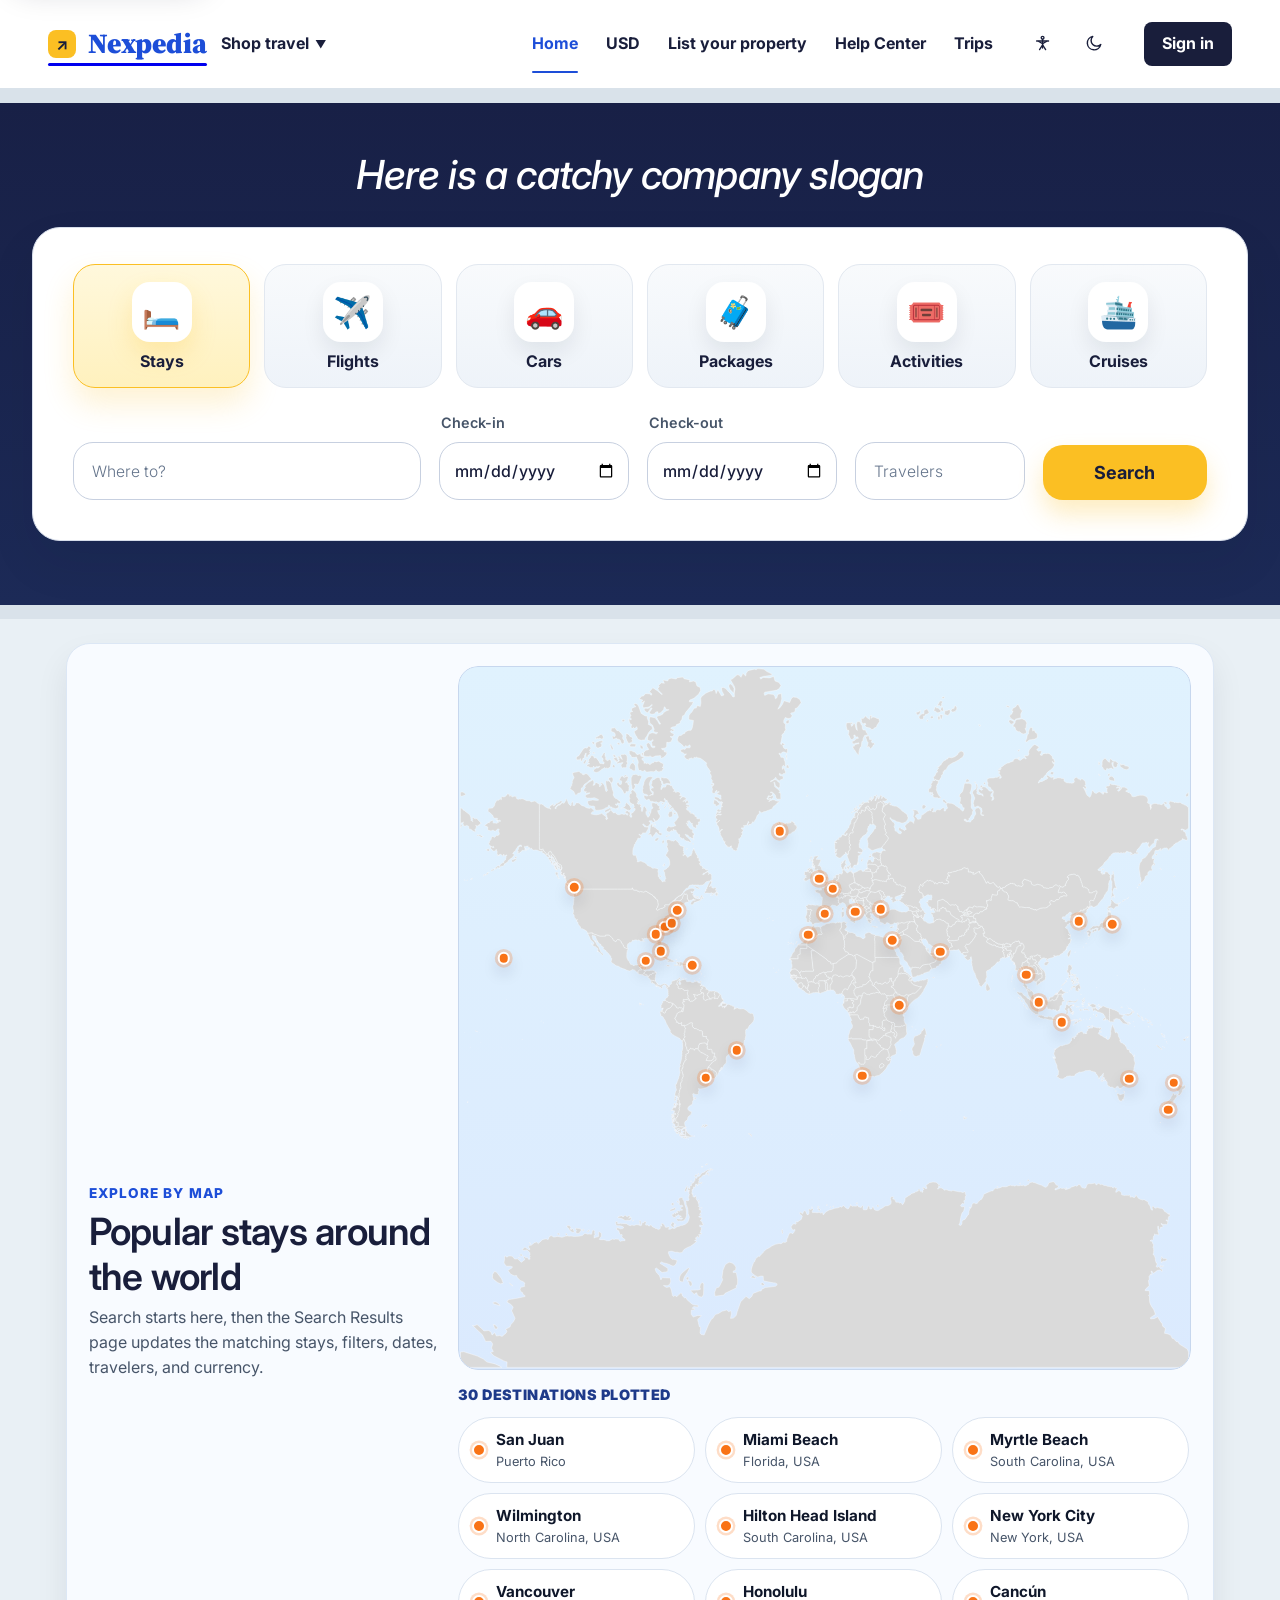
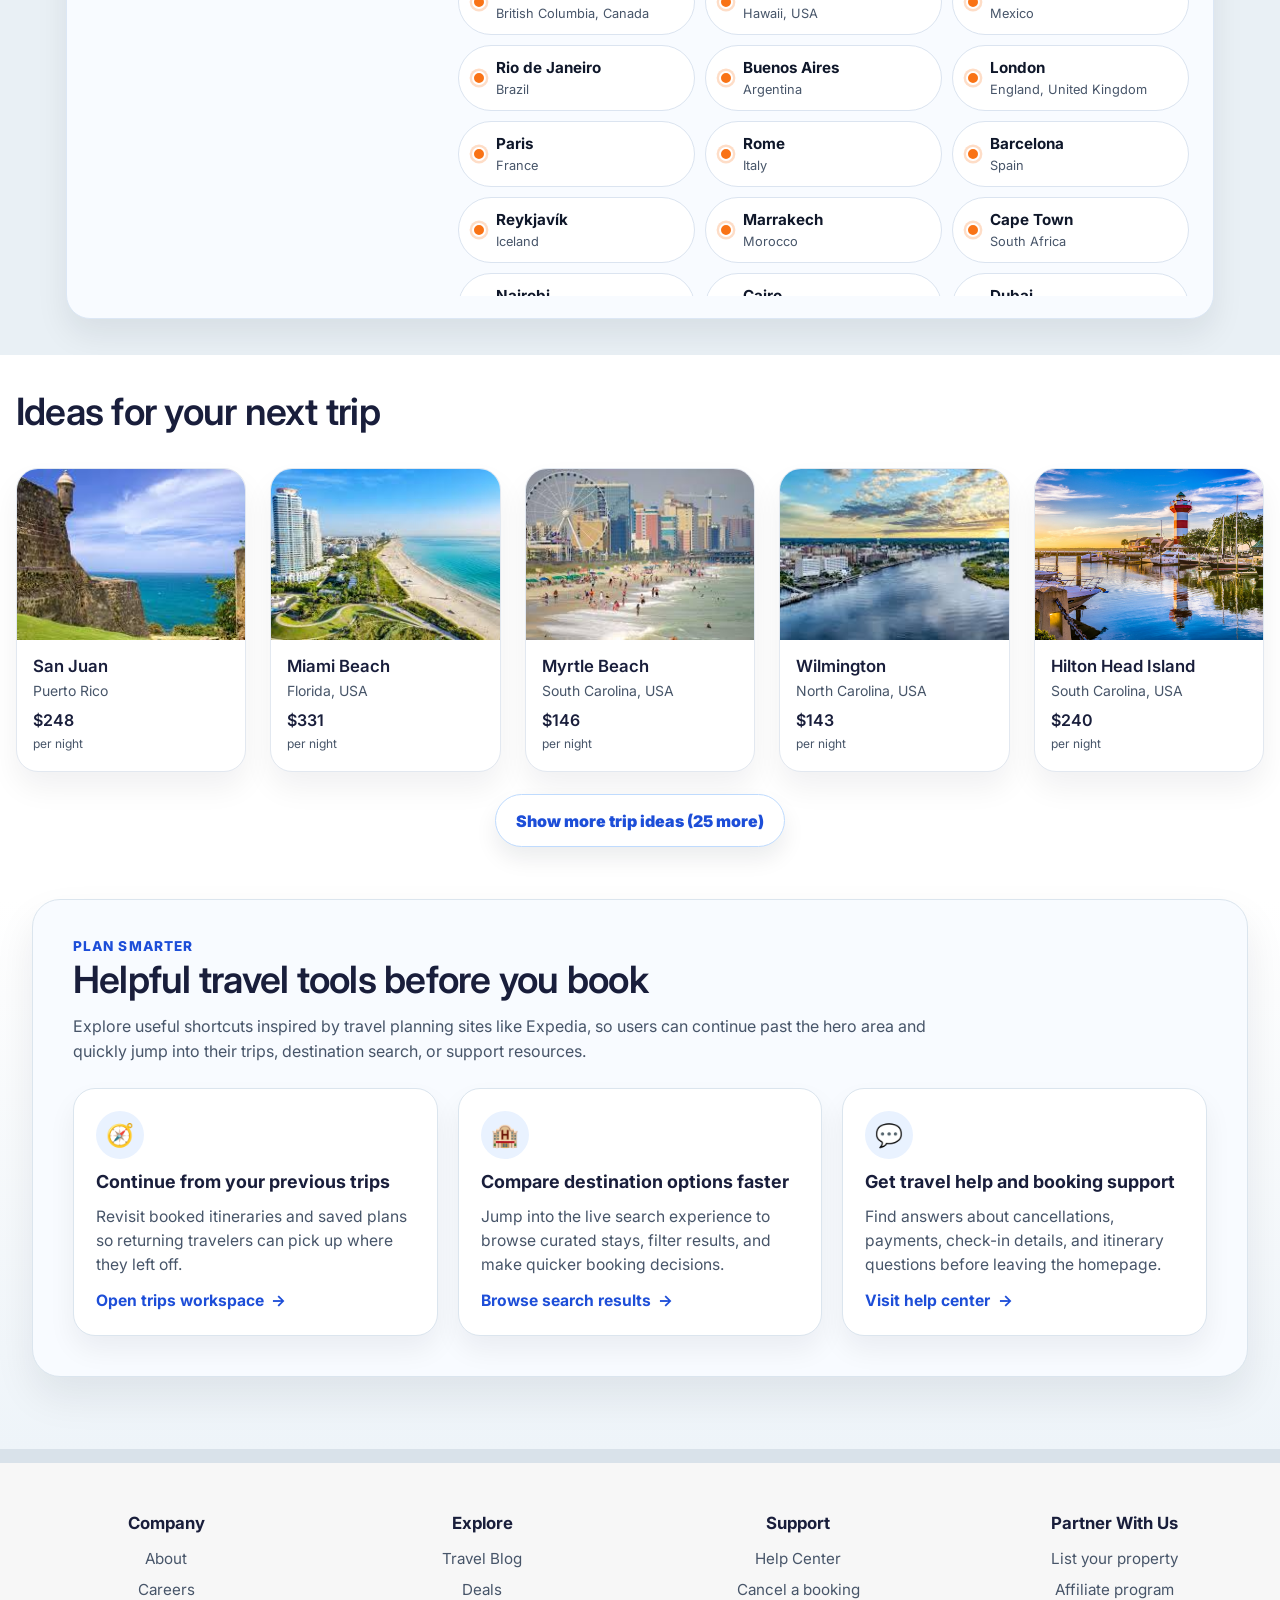
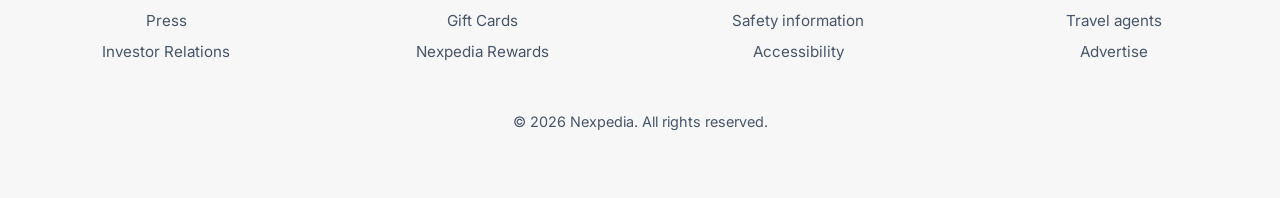
<file: index.html>
<!DOCTYPE html>
<html lang="en">
<head>
  <meta charset="UTF-8" />
  <meta name="viewport" content="width=device-width, initial-scale=1.0" />
  <title>Travel Website</title>

  <meta http-equiv="refresh" content="0; url=Homepage/index.html" />

  <script>
    window.location.href = "Homepage/index.html";
  </script>
</head>
<body>
  <p>
    Redirecting to the homepage...
    <a href="Homepage/index.html">Click here if you are not redirected.</a>
  </p>
</body>
</html>
</file>
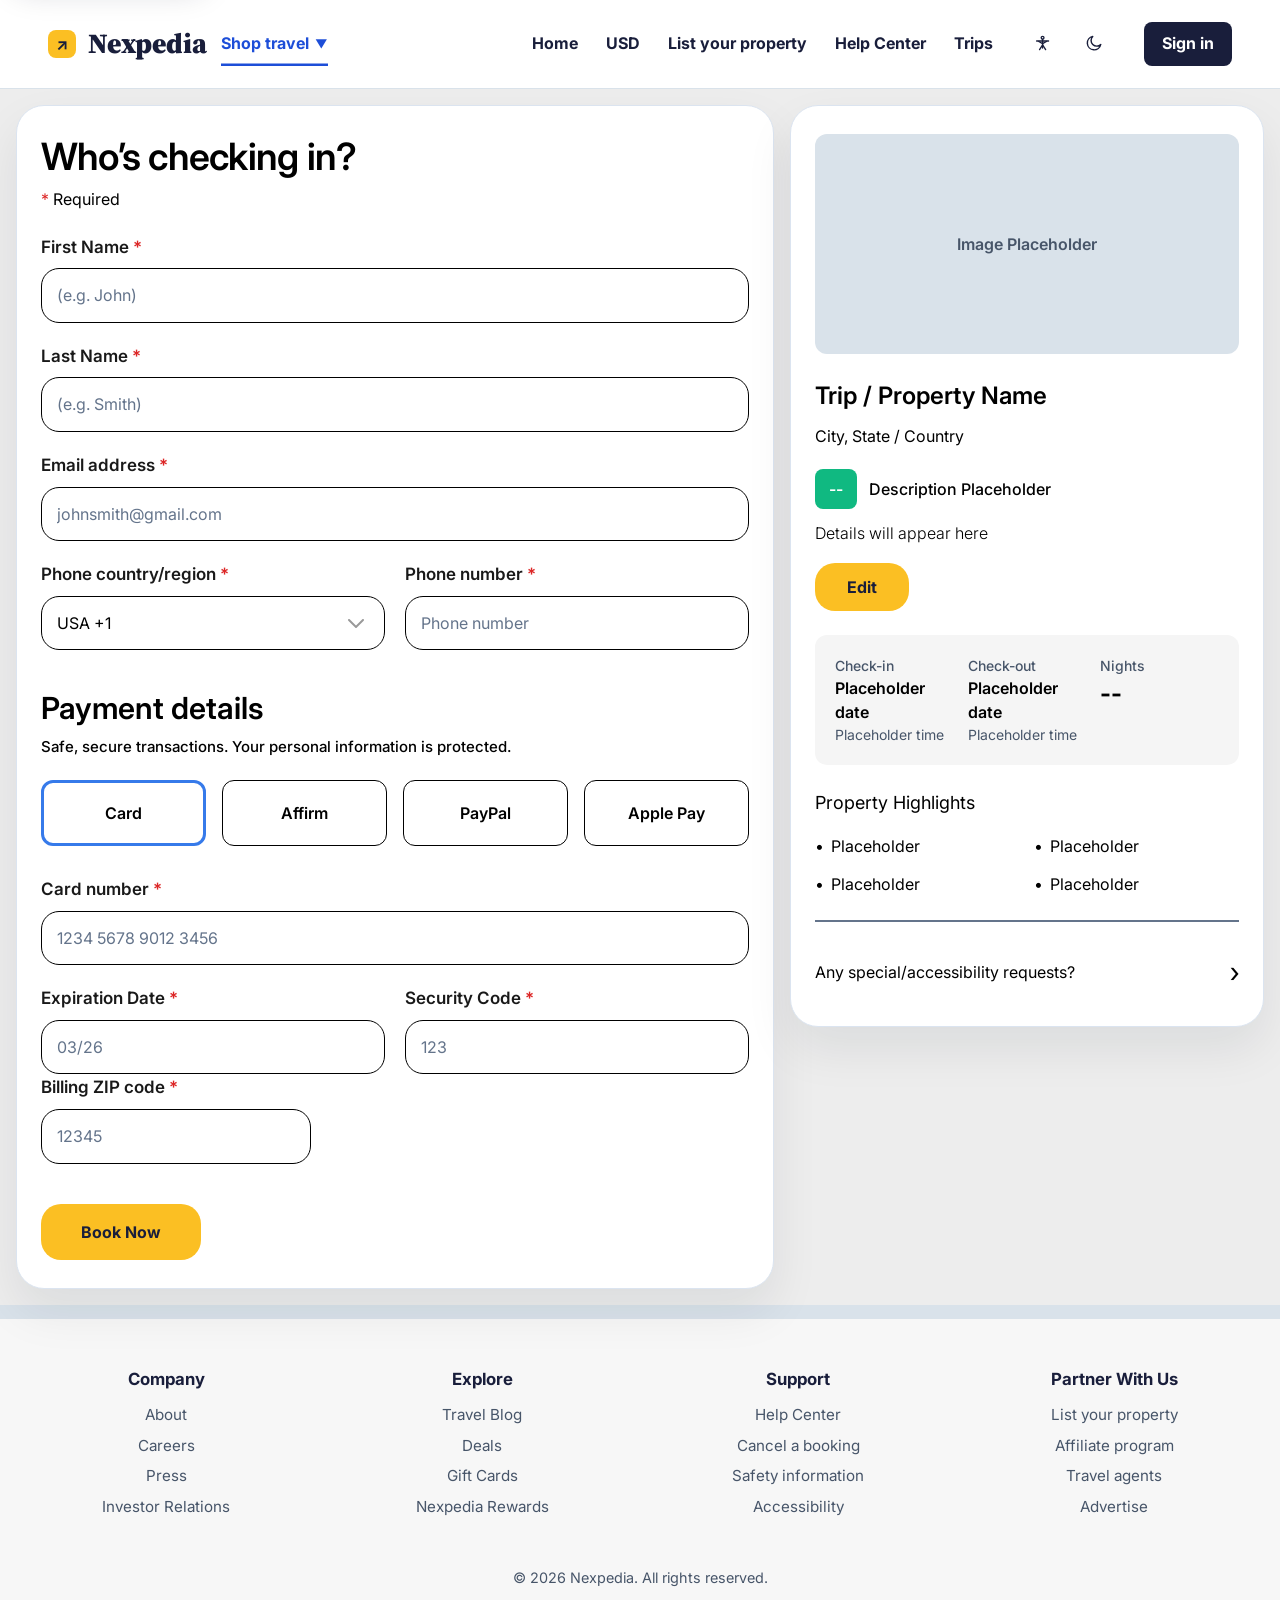
<file: CheckoutPage/index.html>
<!DOCTYPE html>
<html lang="en">
<head>
  <!-- Basic page setup -->
  <meta charset="UTF-8" />
  <meta name="viewport" content="width=device-width, initial-scale=1.0" />

  <!-- Browser tab title -->
  <title>Nexpedia Checkout</title>

  <!-- Page stylesheet -->
  <link rel="stylesheet" href="style.css" />

  <!-- Shared styles used for search suggestions, empty states, and toast messages -->
  <link rel="stylesheet" href="../shared/common.css" />

  <!-- Google fonts used across the site -->
  <link rel="preconnect" href="https://fonts.googleapis.com" />
  <link rel="preconnect" href="https://fonts.gstatic.com" crossorigin />
  <link
    href="https://fonts.googleapis.com/css2?family=Inter:wght@300;400;500;600;700;900&family=Source+Serif+4:wght@900&display=swap"
    rel="stylesheet"
  />
</head>
<body>
  <div class="page">

    <!-- Dark background overlay shown when the mobile menu is open -->
    <div class="mobile-menu-overlay" id="mobileMenuOverlay"></div>

    <!-- Error banner shown when form validation fails -->
    <div id="errorBanner" class="error-banner hidden" role="alert" aria-live="assertive">
      To continue, please correct the errors below.
    </div>

    <!-- Success modal shown after a valid booking form submission -->
    <div id="successModal" class="success-modal hidden" aria-hidden="true" role="dialog" aria-modal="true" aria-labelledby="successModalTitle">
      <div class="success-modal-content">
        <!-- Button to close the success modal -->
        <button
          class="success-close-button"
          id="closeSuccessModal"
          type="button"
          aria-label="Close booking confirmation"
        >
          ✕
        </button>

        <h2 id="successModalTitle">Your Trip Has Been Booked!</h2>

        <!-- Decorative checkmark graphic -->
        <div class="success-checkmark">
          <svg viewBox="0 0 52 52" aria-hidden="true">
            <circle cx="26" cy="26" r="25" fill="none" stroke="#10b981" stroke-width="2"></circle>
            <path
              d="M14 27l8 8 16-16"
              fill="none"
              stroke="#10b981"
              stroke-width="4"
              stroke-linecap="round"
              stroke-linejoin="round"
            ></path>
          </svg>
        </div>
      </div>
    </div>

    <!-- Site navigation -->
    <header class="navbar">
      <div class="navbar-left">
        <!-- Logo / home link -->
        <a href="../Homepage/index.html" class="logo-link">
          <div class="logo-box">↗</div>
          <h1 class="logo-text">Nexpedia</h1>
        </a>

        <!-- Desktop-only button -->
        <button class="nav-link dropdown-button desktop-only" type="button">
          Shop travel
        </button>
      </div>

      <!-- Mobile hamburger button -->
      <button
        class="hamburger-button mobile-only"
        id="hamburgerButton"
        aria-label="Open navigation menu"
        aria-expanded="false"
        aria-controls="mobileNav"
        type="button"
      >
        ☰
      </button>

      <!-- Desktop navigation -->
      <nav class="navbar-right desktop-nav" aria-label="Desktop navigation">
        <a href="#" class="nav-link">USD</a>
        <a href="#" class="nav-link">List your property</a>
        <a href="../HelpCenter/index.html" class="nav-link">Help Center</a>
        <a href="../Trips/index.html" class="nav-link">Trips</a>
        <button class="sign-in-button" id="desktopSignInButton" type="button">Sign in</button>
      </nav>

      <!-- Mobile dropdown navigation -->
      <nav class="mobile-nav" id="mobileNav" aria-label="Mobile navigation">
        <a href="../Homepage/index.html" class="nav-link">Homepage</a>
        <a href="../SearchResults/index.html" class="nav-link">Search Results</a>
        <a href="../HelpCenter/index.html" class="nav-link">Help Center</a>
        <a href="../Trips/index.html" class="nav-link">Trips</a>
        <a href="#" class="nav-link">List your property</a>
        <a href="#" class="nav-link">USD</a>
        <button class="sign-in-button mobile-sign-in" id="mobileSignInButton" type="button">
          Sign in
        </button>
      </nav>
    </header>

    <!-- Main checkout layout -->
    <main class="checkout-layout" id="mainContent">
      <!-- Left side: form -->
      <section class="left-panel">
        <div class="form-container">
          <h1 class="form-title">Who’s checking in?</h1>
          <p class="required-text"><span class="required-star">*</span> Required</p>

          <!-- Checkout form -->
          <form id="checkoutForm" novalidate>
            <!-- First name -->
            <div class="form-group">
              <label for="firstName">First Name <span class="required-star">*</span></label>
              <input
                type="text"
                id="firstName"
                name="firstName"
                placeholder="(e.g. John)"
                class="form-input"
                autocomplete="given-name"
                required
              />
              <span class="error-message" id="firstNameError">Please enter a first name.</span>
            </div>

            <!-- Last name -->
            <div class="form-group">
              <label for="lastName">Last Name <span class="required-star">*</span></label>
              <input
                type="text"
                id="lastName"
                name="lastName"
                placeholder="(e.g. Smith)"
                class="form-input"
                autocomplete="family-name"
                required
              />
              <span class="error-message" id="lastNameError">Please enter a last name.</span>
            </div>

            <!-- Email -->
            <div class="form-group">
              <label for="email">Email address <span class="required-star">*</span></label>
              <input
                type="email"
                id="email"
                name="email"
                placeholder="johnsmith@gmail.com"
                class="form-input"
                autocomplete="email"
                inputmode="email"
                spellcheck="false"
                required
              />
              <span class="error-message" id="emailError">
                Please enter a valid email address.
              </span>
            </div>

            <!-- Phone row -->
            <div class="form-row">
              <div class="form-group form-group-half">
                <label for="phoneCountry">Phone country/region <span class="required-star">*</span></label>
                <select id="phoneCountry" name="phoneCountry" class="form-select">
                  <option value="USA +1">USA +1</option>
                  <option value="UK +44">UK +44</option>
                  <option value="CA +1">CA +1</option>
                </select>
              </div>

              <div class="form-group form-group-half">
                <label for="phoneNumber">Phone number <span class="required-star">*</span></label>
                <input
                  type="tel"
                  id="phoneNumber"
                  name="phoneNumber"
                  placeholder="Phone number"
                  class="form-input"
                  autocomplete="tel-national"
                  inputmode="tel"
                  required
                />
                <span class="error-message" id="phoneNumberError">
                  Please enter a phone number.
                </span>
              </div>
            </div>

            <!-- Payment section -->
            <div class="payment-section">
              <h2 class="section-title">Payment details</h2>
              <p class="section-subtitle">
                Safe, secure transactions. Your personal information is protected.
              </p>

              <!-- Payment method options -->
              <div class="payment-methods" role="group" aria-label="Choose a payment method">
                <button type="button" class="payment-method selected" data-method="card" aria-pressed="true" aria-controls="cardDetailsForm">
                  <span class="payment-method-label">Card</span>
                </button>

                <button type="button" class="payment-method" data-method="affirm" aria-pressed="false">
                  <span class="payment-method-label">Affirm</span>
                </button>

                <button type="button" class="payment-method" data-method="paypal" aria-pressed="false">
                  <span class="payment-method-label">PayPal</span>
                </button>

                <button type="button" class="payment-method" data-method="applepay" aria-pressed="false">
                  <span class="payment-method-label">Apple Pay</span>
                </button>
              </div>

              <!-- Card-only fields -->
              <div id="cardDetailsForm" class="card-details-form" aria-hidden="false">
                <div class="form-group">
                  <label for="cardNumber">Card number <span class="required-star">*</span></label>
                  <input
                    type="text"
                    id="cardNumber"
                    name="cardNumber"
                    placeholder="1234 5678 9012 3456"
                    maxlength="19"
                    class="form-input"
                    autocomplete="cc-number"
                    inputmode="numeric"
                  />
                  <span class="error-message" id="cardNumberError">
                    Please enter a valid card number.
                  </span>
                </div>

                <div class="form-row">
                  <div class="form-group form-group-half">
                    <label for="expirationDate">Expiration Date <span class="required-star">*</span></label>
                    <input
                      type="text"
                      id="expirationDate"
                      name="expirationDate"
                      placeholder="03/26"
                      maxlength="5"
                      class="form-input"
                      autocomplete="cc-exp"
                      inputmode="numeric"
                    />
                    <span class="error-message" id="expirationDateError">
                      Please enter a valid expiration date.
                    </span>
                  </div>

                  <div class="form-group form-group-half">
                    <label for="securityCode">Security Code <span class="required-star">*</span></label>
                    <input
                      type="text"
                      id="securityCode"
                      name="securityCode"
                      placeholder="123"
                      maxlength="4"
                      class="form-input"
                      autocomplete="cc-csc"
                      inputmode="numeric"
                    />
                    <span class="error-message" id="securityCodeError">
                      Please enter a valid security code.
                    </span>
                  </div>
                </div>

                <div class="form-group">
                  <label for="billingZip">Billing ZIP code <span class="required-star">*</span></label>
                  <input
                    type="text"
                    id="billingZip"
                    name="billingZip"
                    placeholder="12345"
                    class="form-input form-input-small"
                    autocomplete="postal-code"
                    inputmode="numeric"
                  />
                  <span class="error-message" id="billingZipError">
                    Please enter a valid billing ZIP code.
                  </span>
                </div>
              </div>
            </div>

            <!-- Submit button -->
            <button type="submit" class="btn-book-now" id="checkoutSubmitButton">
              <span id="checkoutButtonText">Book Now</span>
              <span id="checkoutSpinner" class="spinner hidden"></span>
            </button>
          </form>
        </div>
      </section>

      <!-- Right side: booking summary -->
      <aside class="right-panel">
        <div class="booking-summary">
          <div class="hotel-image placeholder-image">
            <span class="placeholder-text">Image Placeholder</span>
          </div>

          <div class="hotel-info">
            <h2 class="hotel-name">Trip / Property Name</h2>
            <p class="hotel-address">City, State / Country</p>
          </div>

          <div class="hotel-rating">
            <div class="rating-badge">--</div>
            <span class="rating-text">Description Placeholder</span>
          </div>

          <div class="review-count">Details will appear here</div>

          <button class="btn-edit" type="button">Edit</button>

          <div class="check-details">
            <div class="check-in">
              <div class="check-label">Check-in</div>
              <div class="check-date">Placeholder date</div>
              <div class="check-time">Placeholder time</div>
            </div>

            <div class="check-out">
              <div class="check-label">Check-out</div>
              <div class="check-date">Placeholder date</div>
              <div class="check-time">Placeholder time</div>
            </div>

            <div class="nights">
              <div class="check-label">Nights</div>
              <div class="nights-count">--</div>
            </div>
          </div>

          <div class="property-highlights">
            <h3>Property Highlights</h3>
            <div class="highlights-grid">
              <div class="highlight-item">Placeholder</div>
              <div class="highlight-item">Placeholder</div>
              <div class="highlight-item">Placeholder</div>
              <div class="highlight-item">Placeholder</div>
            </div>
          </div>

          <div class="divider"></div>

          <button class="special-requests" type="button">
            <span>Any special/accessibility requests?</span>
            <span class="arrow-icon">›</span>
          </button>
        </div>
      </aside>
    </main>


    <!-- FOOTER -->
    <footer class="site-footer">
      <div class="footer-content">
        <div class="footer-column">
          <h4>Company</h4>
          <a href="#">About</a>
          <a href="#">Careers</a>
          <a href="#">Press</a>
          <a href="#">Investor Relations</a>
        </div>

        <div class="footer-column">
          <h4>Explore</h4>
          <a href="#">Travel Blog</a>
          <a href="#">Deals</a>
          <a href="#">Gift Cards</a>
          <a href="#">Nexpedia Rewards</a>
        </div>

        <div class="footer-column">
          <h4>Support</h4>
          <a href="../HelpCenter/index.html">Help Center</a>
          <a href="#">Cancel a booking</a>
          <a href="#">Safety information</a>
          <a href="#">Accessibility</a>
        </div>

        <div class="footer-column">
          <h4>Partner With Us</h4>
          <a href="#">List your property</a>
          <a href="#">Affiliate program</a>
          <a href="#">Travel agents</a>
          <a href="#">Advertise</a>
        </div>
      </div>

      <div class="footer-bottom">
        <p>© 2026 Nexpedia. All rights reserved.</p>
      </div>
    </footer>

  </div>

  <!-- SIGN IN MODAL -->
  <div id="signInModal" class="modal hidden" aria-hidden="true" role="dialog" aria-modal="true" aria-labelledby="signInModalTitle">
    <div class="modal-content">
      <!-- Close button -->
      <button class="modal-close" id="closeSignInModal" type="button" aria-label="Close sign in modal">
        ✕
      </button>

      <h2 id="signInModalTitle">Welcome Back</h2>
      <p>Please sign in or create an account</p>

      <!-- Modal action buttons -->
      <button id="signInSubmit" class="modal-button primary" type="button">Sign In</button>
      <button id="signUpSubmit" class="modal-button secondary" type="button">Sign Up</button>
    </div>
  </div>

  <!-- Shared JavaScript used across every page -->
  <script src="../shared/common.js"></script>

  <!-- Page JavaScript -->
  <script src="script.js"></script>
</body>
</html>
</file>
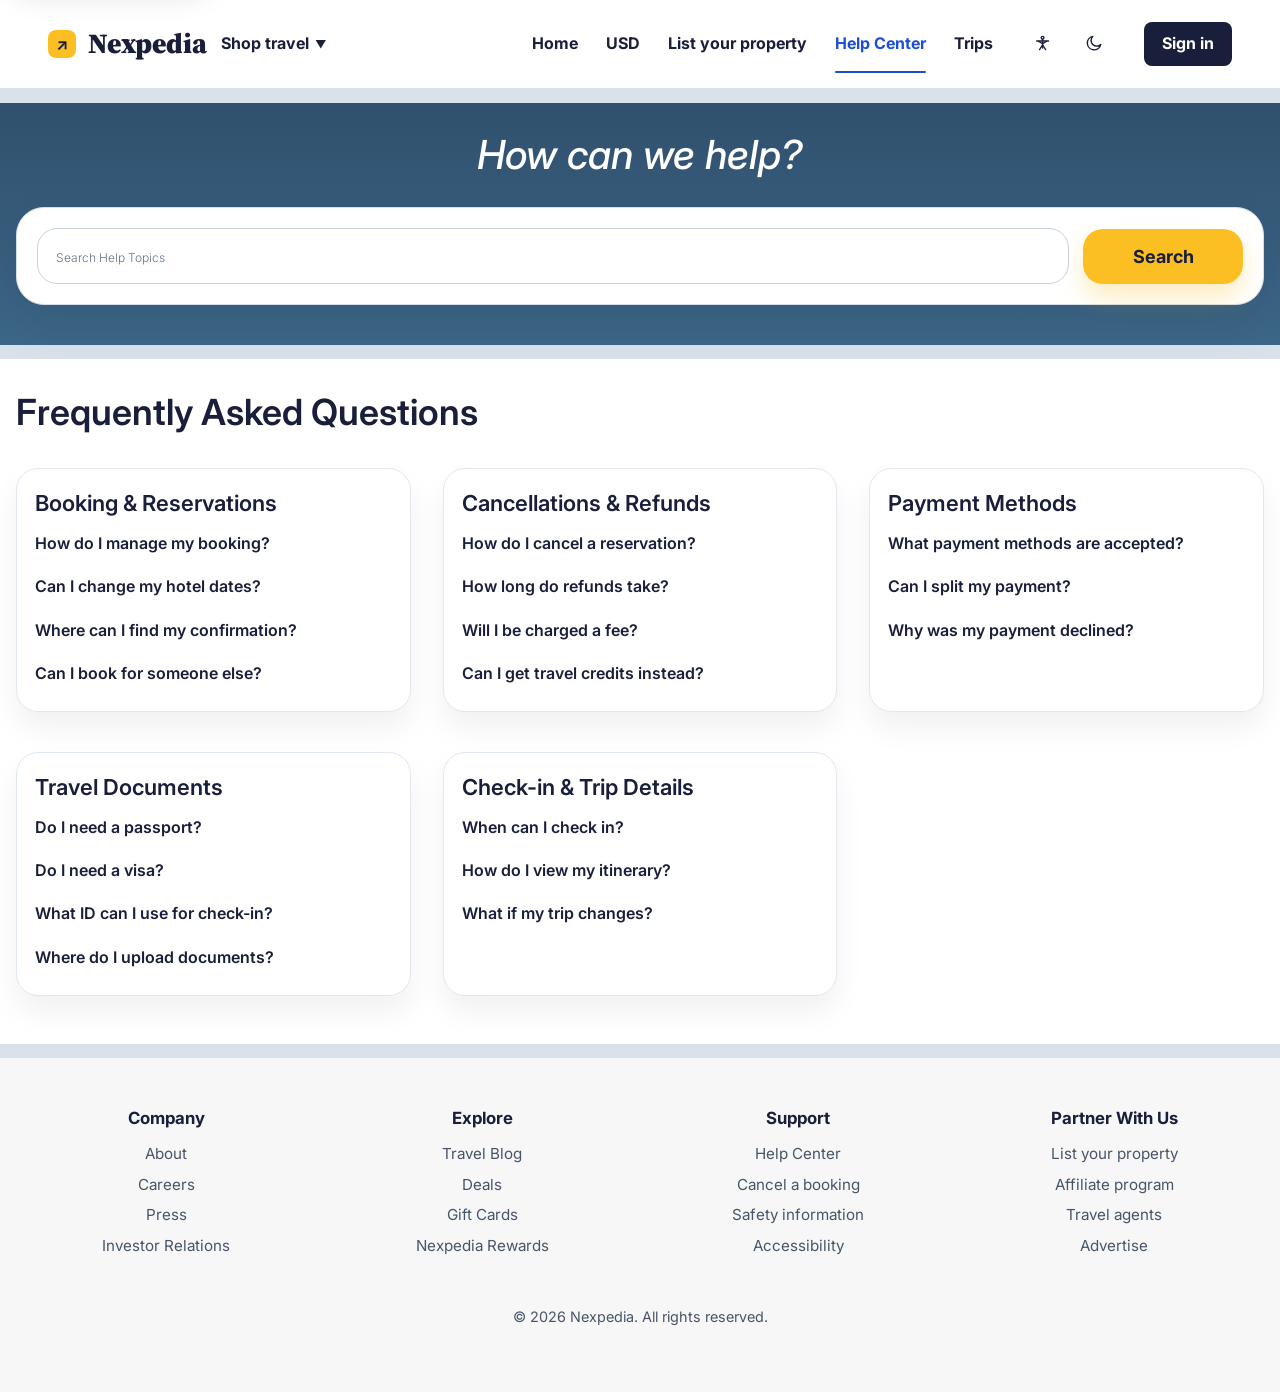
<file: HelpCenter/index.html>
<!DOCTYPE html>
<html lang="en">
<head>
  <!-- Basic page setup -->
  <meta charset="UTF-8" />
  <meta name="viewport" content="width=device-width, initial-scale=1.0" />

  <!-- Browser tab title -->
  <title>Nexpedia Help Center</title>

  <!-- Page stylesheet -->
  <link rel="stylesheet" href="style.css" />

  <!-- Shared styles used for search suggestions, empty states, and toast messages -->
  <link rel="stylesheet" href="../shared/common.css" />

  <!-- Google fonts used across the site -->
  <link rel="preconnect" href="https://fonts.googleapis.com" />
  <link rel="preconnect" href="https://fonts.gstatic.com" crossorigin />
  <link
    href="https://fonts.googleapis.com/css2?family=Inter:wght@300;400;500;600;700;900&family=Source+Serif+4:wght@900&display=swap"
    rel="stylesheet"
  />
</head>
<body>
  <div class="page">

    <!-- Dark overlay shown behind the mobile dropdown menu -->
    <div class="mobile-menu-overlay" id="mobileMenuOverlay"></div>

    <!-- Top site navigation -->
    <header class="navbar">
      <div class="navbar-left">
        <!-- Logo that links back to the homepage -->
        <a href="../Homepage/index.html" class="logo-link">
          <div class="logo-box">↗</div>
          <h1 class="logo-text">Nexpedia</h1>
        </a>

        <!-- Desktop-only navigation button -->
        <button class="nav-link dropdown-button desktop-only" type="button">
          Shop travel
        </button>
      </div>

      <!-- Hamburger menu button for smaller screens -->
      <button
        class="hamburger-button mobile-only"
        id="hamburgerButton"
        aria-label="Open navigation menu"
        aria-expanded="false"
        aria-controls="mobileNav"
        type="button"
      >
        ☰
      </button>

      <!-- Desktop navigation -->
      <nav class="navbar-right desktop-nav" aria-label="Desktop navigation">
        <a href="#" class="nav-link">USD</a>
        <a href="#" class="nav-link">List your property</a>
        <a href="index.html" class="nav-link active-link">Help Center</a>
        <a href="../Trips/index.html" class="nav-link">Trips</a>
        <button class="sign-in-button" id="desktopSignInButton" type="button">Sign in</button>
      </nav>

      <!-- Mobile dropdown navigation -->
      <nav class="mobile-nav" id="mobileNav" aria-label="Mobile navigation">
        <a href="../Homepage/index.html" class="nav-link">Homepage</a>
        <a href="../SearchResults/index.html" class="nav-link">Search Results</a>
        <a href="index.html" class="nav-link active-link">Help Center</a>
        <a href="../Trips/index.html" class="nav-link">Trips</a>
        <a href="#" class="nav-link">List your property</a>
        <a href="#" class="nav-link">USD</a>
        <button class="sign-in-button mobile-sign-in" id="mobileSignInButton" type="button">
          Sign in
        </button>
      </nav>
    </header>

    <!-- Hero section -->
    <section class="help-hero">
      <h2 class="help-title">How can we help?</h2>

      <!-- Search form for prototype interaction -->
      <form class="help-search-form" id="helpSearchForm">
        <input
          type="text"
          id="helpSearchInput"
          placeholder="Search Help Topics"
          aria-label="Search help topics"
        />
        <button type="submit" class="search-button">Search</button>
      </form>
    </section>

    <!-- FAQ content -->
    <main class="faq-section">
      <h2 class="section-title">Frequently Asked Questions</h2>

      <div class="faq-grid">
        <!-- Category 1 -->
        <section class="faq-category">
          <h3 class="category-title">Booking &amp; Reservations</h3>

          <article class="faq-item">
            <button class="faq-question" type="button" aria-expanded="false">
              How do I manage my booking?
            </button>
            <p class="faq-answer">
              You can review and update your reservation details from your trip dashboard after signing in.
            </p>
          </article>

          <article class="faq-item">
            <button class="faq-question" type="button" aria-expanded="false">
              Can I change my hotel dates?
            </button>
            <p class="faq-answer">
              Date changes depend on the property’s availability and booking rules shown before checkout.
            </p>
          </article>

          <article class="faq-item">
            <button class="faq-question" type="button" aria-expanded="false">
              Where can I find my confirmation?
            </button>
            <p class="faq-answer">
              Confirmation details are usually sent by email and also appear in your account under trips.
            </p>
          </article>

          <article class="faq-item">
            <button class="faq-question" type="button" aria-expanded="false">
              Can I book for someone else?
            </button>
            <p class="faq-answer">
              Yes, but make sure the traveler information matches the guest or passenger who will be checking in.
            </p>
          </article>
        </section>

        <!-- Category 2 -->
        <section class="faq-category">
          <h3 class="category-title">Cancellations &amp; Refunds</h3>

          <article class="faq-item">
            <button class="faq-question" type="button" aria-expanded="false">
              How do I cancel a reservation?
            </button>
            <p class="faq-answer">
              Open your booking details and choose the cancellation option if your reservation qualifies.
            </p>
          </article>

          <article class="faq-item">
            <button class="faq-question" type="button" aria-expanded="false">
              How long do refunds take?
            </button>
            <p class="faq-answer">
              Refund times vary by provider and payment method, but many are processed within several business days.
            </p>
          </article>

          <article class="faq-item">
            <button class="faq-question" type="button" aria-expanded="false">
              Will I be charged a fee?
            </button>
            <p class="faq-answer">
              Fees depend on the cancellation policy shown at booking and may differ by hotel, airline, or package.
            </p>
          </article>

          <article class="faq-item">
            <button class="faq-question" type="button" aria-expanded="false">
              Can I get travel credits instead?
            </button>
            <p class="faq-answer">
              Some bookings may offer credits or partial refunds depending on provider rules and timing.
            </p>
          </article>
        </section>

        <!-- Category 3 -->
        <section class="faq-category">
          <h3 class="category-title">Payment Methods</h3>

          <article class="faq-item">
            <button class="faq-question" type="button" aria-expanded="false">
              What payment methods are accepted?
            </button>
            <p class="faq-answer">
              Accepted payment methods may include major credit cards, debit cards, and other supported options.
            </p>
          </article>

          <article class="faq-item">
            <button class="faq-question" type="button" aria-expanded="false">
              Can I split my payment?
            </button>
            <p class="faq-answer">
              Split payment availability depends on the specific booking type and checkout options offered.
            </p>
          </article>

          <article class="faq-item">
            <button class="faq-question" type="button" aria-expanded="false">
              Why was my payment declined?
            </button>
            <p class="faq-answer">
              Double-check the billing details, card expiration date, and available funds before trying again.
            </p>
          </article>
        </section>

        <!-- Category 4 -->
        <section class="faq-category">
          <h3 class="category-title">Travel Documents</h3>

          <article class="faq-item">
            <button class="faq-question" type="button" aria-expanded="false">
              Do I need a passport?
            </button>
            <p class="faq-answer">
              Passport requirements depend on your destination, citizenship, and the kind of trip you booked.
            </p>
          </article>

          <article class="faq-item">
            <button class="faq-question" type="button" aria-expanded="false">
              Do I need a visa?
            </button>
            <p class="faq-answer">
              Visa rules vary by country and traveler status, so always review official requirements before travel.
            </p>
          </article>

          <article class="faq-item">
            <button class="faq-question" type="button" aria-expanded="false">
              What ID can I use for check-in?
            </button>
            <p class="faq-answer">
              Most providers require a valid government-issued ID, and international trips may require a passport.
            </p>
          </article>

          <article class="faq-item">
            <button class="faq-question" type="button" aria-expanded="false">
              Where do I upload documents?
            </button>
            <p class="faq-answer">
              If documents are needed, the provider usually explains the process in your trip details or confirmation.
            </p>
          </article>
        </section>

        <!-- Category 5 -->
        <section class="faq-category">
          <h3 class="category-title">Check-in &amp; Trip Details</h3>

          <article class="faq-item">
            <button class="faq-question" type="button" aria-expanded="false">
              When can I check in?
            </button>
            <p class="faq-answer">
              Check-in times vary by property or travel provider and are listed in the booking details.
            </p>
          </article>

          <article class="faq-item">
            <button class="faq-question" type="button" aria-expanded="false">
              How do I view my itinerary?
            </button>
            <p class="faq-answer">
              You can open your trip page after signing in to review your full itinerary and booking summary.
            </p>
          </article>

          <article class="faq-item">
            <button class="faq-question" type="button" aria-expanded="false">
              What if my trip changes?
            </button>
            <p class="faq-answer">
              Updates are usually sent by email and may also appear on your booking or trip dashboard.
            </p>
          </article>
        </section>
      </div>
    </main>

    <!-- FOOTER -->
    <footer class="site-footer">
      <div class="footer-content">
        <div class="footer-column">
          <h4>Company</h4>
          <a href="#">About</a>
          <a href="#">Careers</a>
          <a href="#">Press</a>
          <a href="#">Investor Relations</a>
        </div>

        <div class="footer-column">
          <h4>Explore</h4>
          <a href="#">Travel Blog</a>
          <a href="#">Deals</a>
          <a href="#">Gift Cards</a>
          <a href="#">Nexpedia Rewards</a>
        </div>

        <div class="footer-column">
          <h4>Support</h4>
          <a href="../HelpCenter/index.html">Help Center</a>
          <a href="#">Cancel a booking</a>
          <a href="#">Safety information</a>
          <a href="#">Accessibility</a>
        </div>

        <div class="footer-column">
          <h4>Partner With Us</h4>
          <a href="#">List your property</a>
          <a href="#">Affiliate program</a>
          <a href="#">Travel agents</a>
          <a href="#">Advertise</a>
        </div>
      </div>

      <div class="footer-bottom">
        <p>© 2026 Nexpedia. All rights reserved.</p>
      </div>
    </footer>
  </div>

  <!-- SIGN IN MODAL -->
  <div
    id="signInModal"
    class="modal hidden"
    aria-hidden="true"
    role="dialog"
    aria-modal="true"
    aria-labelledby="signInModalTitle"
  >
    <div class="modal-content">
      <!-- Close button -->
      <button
        class="modal-close"
        id="closeSignInModal"
        type="button"
        aria-label="Close sign in modal"
      >
        ✕
      </button>

      <h2 id="signInModalTitle">Welcome Back</h2>
      <p>Please sign in or create an account</p>

      <!-- Prototype modal actions -->
      <button id="signInSubmit" class="modal-button primary" type="button">Sign In</button>
      <button id="signUpSubmit" class="modal-button secondary" type="button">Sign Up</button>
    </div>
  </div>

  <!-- Shared JavaScript used across every page -->
  <script src="../shared/common.js"></script>

  <!-- Page JavaScript -->
  <script src="script.js"></script>
</body>
</html>
</file>
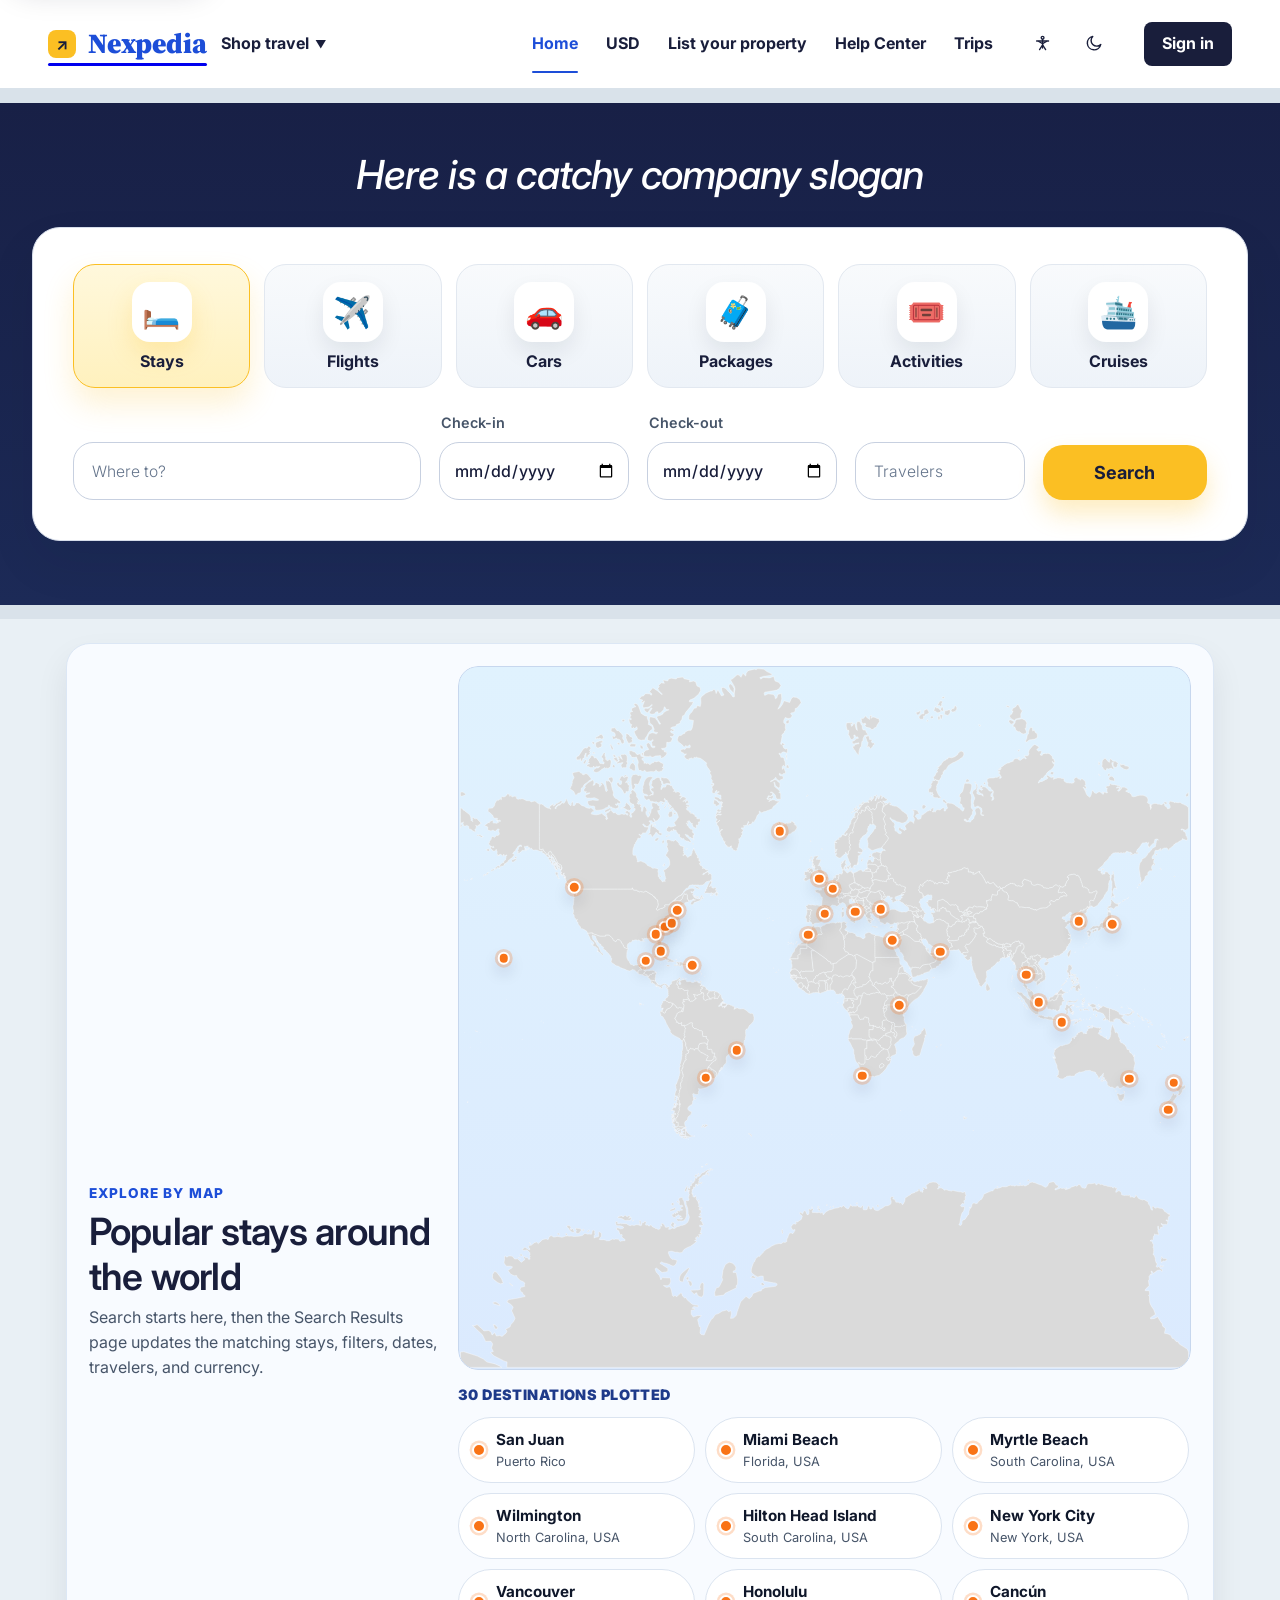
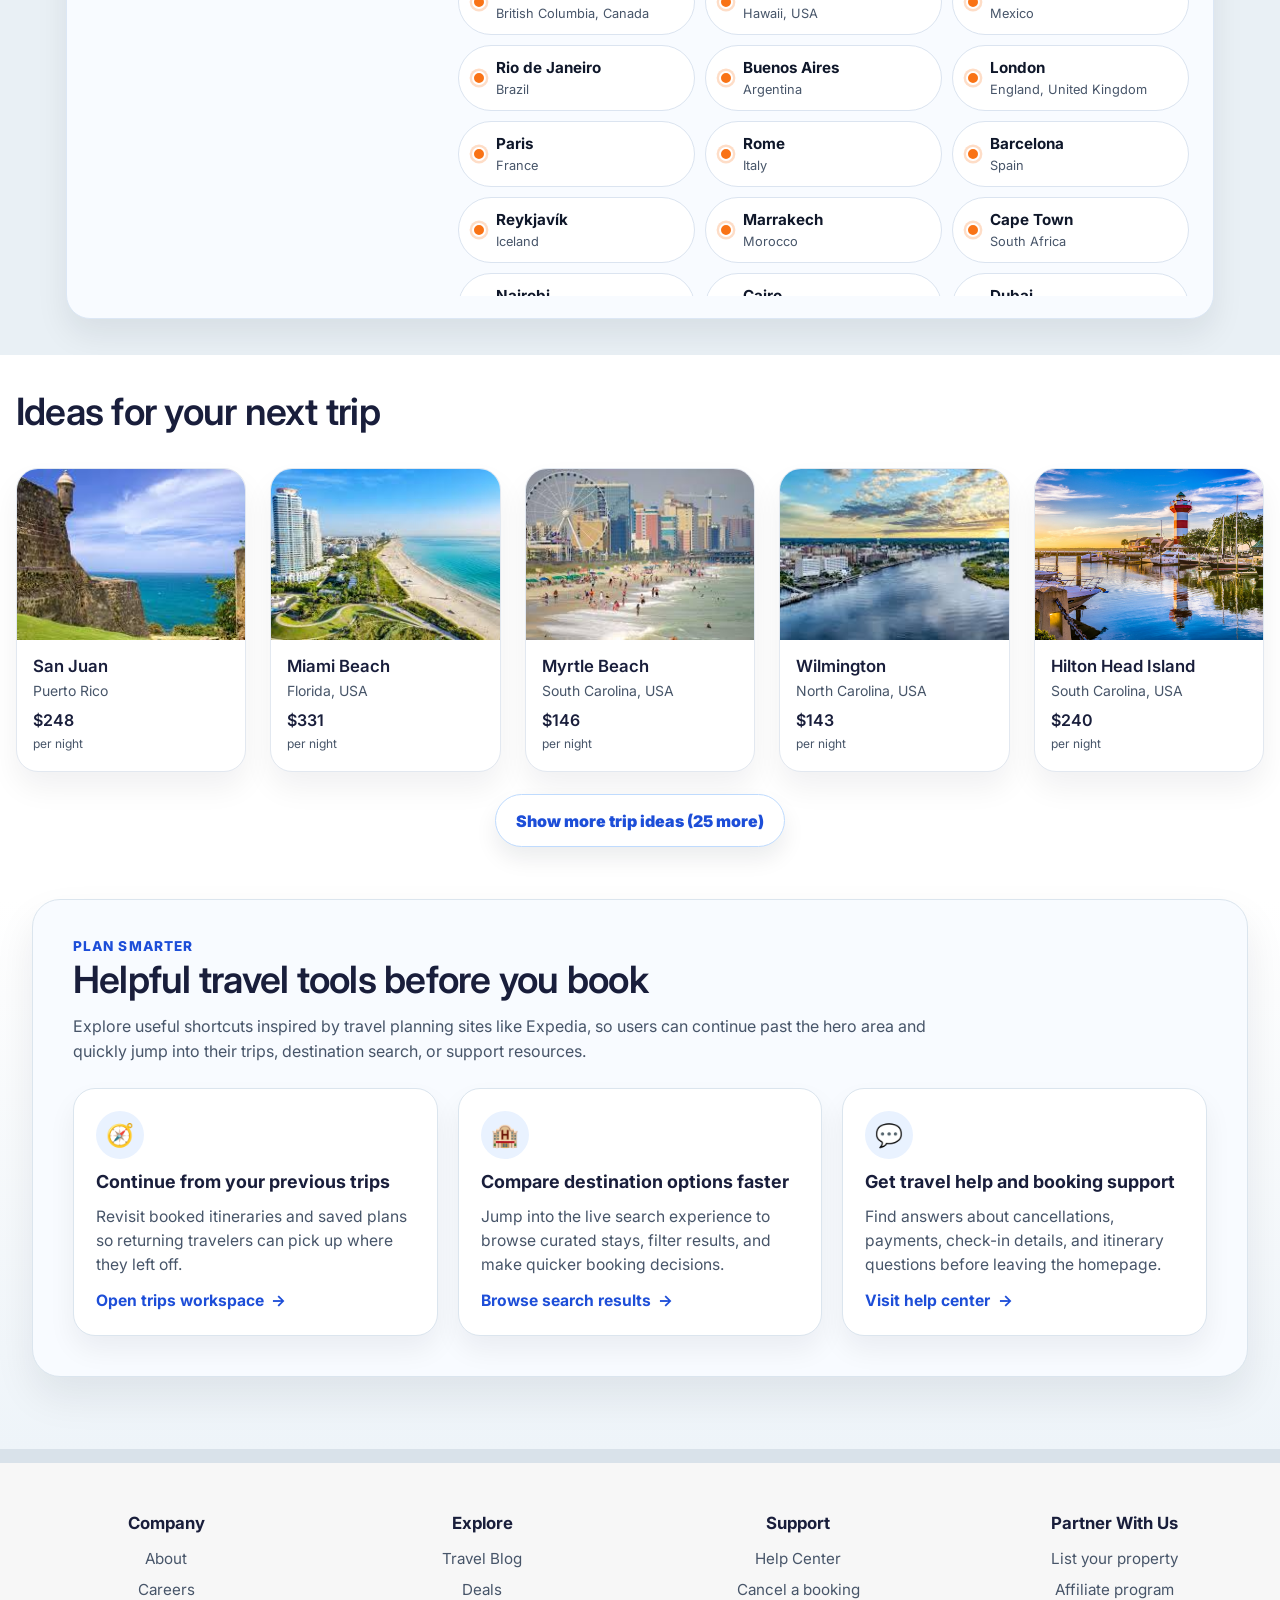
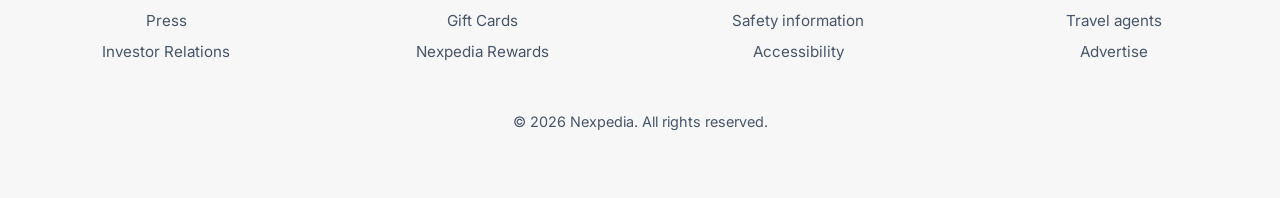
<file: Homepage/index.html>
<!DOCTYPE html>
<html lang="en">
<head>
  <!-- Basic page setup -->
  <meta charset="UTF-8" />
  <meta name="viewport" content="width=device-width, initial-scale=1.0" />

  <!-- Browser tab title -->
  <title>Nexpedia Home Page</title>

  <!-- Page stylesheet -->
  <link rel="stylesheet" href="style.css" />

  <!-- Shared styles used for search suggestions, empty states, and toast messages -->
  <link rel="stylesheet" href="../shared/common.css" />

  <!-- Google fonts used across the site -->
  <link rel="preconnect" href="https://fonts.googleapis.com" />
  <link rel="preconnect" href="https://fonts.gstatic.com" crossorigin />
  <link
    href="https://fonts.googleapis.com/css2?family=Inter:wght@300;400;500;600;700;900&family=Source+Serif+4:wght@900&display=swap"
    rel="stylesheet"
  />
</head>
<body>
  <div class="page">

    <!-- Dark overlay shown behind the mobile menu when it opens -->
    <div class="mobile-menu-overlay" id="mobileMenuOverlay"></div>

    <!-- Top navigation -->
    <header class="navbar">
      <div class="navbar-left">
        <!-- Clickable logo that returns to the homepage -->
        <a href="index.html" class="logo-link">
          <div class="logo-box">↗</div>
          <h1 class="logo-text">Nexpedia</h1>
        </a>

        <!-- Desktop-only navigation button -->
        <button class="nav-link dropdown-button desktop-only" type="button">
          Shop travel
        </button>
      </div>

      <!-- Mobile hamburger button -->
      <button
        class="hamburger-button mobile-only"
        id="hamburgerButton"
        aria-label="Open navigation menu"
        aria-expanded="false"
        aria-controls="mobileNav"
        type="button"
      >
        ☰
      </button>

      <!-- Desktop navigation -->
      <nav class="navbar-right desktop-nav" aria-label="Desktop navigation">
        <a href="#" class="nav-link">USD</a>
        <a href="#" class="nav-link">List your property</a>
        <a href="../HelpCenter/index.html" class="nav-link">Help Center</a>
        <a href="../Trips/index.html" class="nav-link">Trips</a>
        <button class="sign-in-button" id="desktopSignInButton" type="button">Sign in</button>
      </nav>

      <!-- Mobile dropdown navigation -->
      <nav class="mobile-nav" id="mobileNav" aria-label="Mobile navigation">
        <a href="index.html" class="nav-link active-link">Homepage</a>
        <a href="../SearchResults/index.html" class="nav-link">Search Results</a>
        <a href="../HelpCenter/index.html" class="nav-link">Help Center</a>
        <a href="../Trips/index.html" class="nav-link">Trips</a>
        <a href="#" class="nav-link">List your property</a>
        <a href="#" class="nav-link">USD</a>
        <button class="sign-in-button mobile-sign-in" id="mobileSignInButton" type="button">
          Sign in
        </button>
      </nav>
    </header>

    <!-- Dark blue hero section -->
    <section class="hero">
      <h2 class="hero-title">Here is a catchy company slogan</h2>

      <!-- White card that holds category icons and search form -->
      <div class="search-card">
        <div class="category-row" aria-label="Travel features">
          <button class="category-item category-feature-button is-active" type="button" data-feature="Stays" aria-pressed="true">
            <div class="category-icon">🛏️</div>
            <p>Stays</p>
          </button>

          <button class="category-item category-feature-button" type="button" data-feature="Flights" aria-pressed="false">
            <div class="category-icon">✈️</div>
            <p>Flights</p>
          </button>

          <button class="category-item category-feature-button" type="button" data-feature="Cars" aria-pressed="false">
            <div class="category-icon">🚗</div>
            <p>Cars</p>
          </button>

          <button class="category-item category-feature-button" type="button" data-feature="Packages" aria-pressed="false">
            <div class="category-icon">🧳</div>
            <p>Packages</p>
          </button>

          <button class="category-item category-feature-button" type="button" data-feature="Activities" aria-pressed="false">
            <div class="category-icon">🎟️</div>
            <p>Activities</p>
          </button>

          <button class="category-item category-feature-button" type="button" data-feature="Cruises" aria-pressed="false">
            <div class="category-icon">🛳️</div>
            <p>Cruises</p>
          </button>
        </div>

        <!-- Search form routes to Search Results -->
        <form class="search-form" action="../SearchResults/index.html">
          <input type="text" name="destination" placeholder="Where to?" aria-label="Destination" />

          <div class="search-field-group">
            <label class="field-label search-field-label" for="homepage-check-in">Check-in</label>
            <input type="date" id="homepage-check-in" name="checkIn" aria-label="Check-in" />
          </div>

          <div class="search-field-group">
            <label class="field-label search-field-label" for="homepage-check-out">Check-out</label>
            <input type="date" id="homepage-check-out" name="checkOut" aria-label="Check-out" />
          </div>

          <input type="number" name="travelers" min="1" placeholder="Travelers" aria-label="Travelers" />
          <button type="submit" class="search-button">Search</button>
        </form>
      </div>
    </section>

    <!-- Interactive world map section.
         The SVG map and plotted destination buttons are rendered by shared/common.js
         so session-only listed locations can appear without a backend service. -->
    <section class="map-section" aria-labelledby="worldMapTitle">
      <div class="map-shell">
        <div class="map-copy">
          <p class="section-eyebrow">Explore by map</p>
          <h2 class="section-title" id="worldMapTitle">Popular stays around the world</h2>
          <p class="section-subtitle">
            Search starts here, then the Search Results page updates the matching stays, filters, dates, travelers, and currency.
          </p>
        </div>

        <div class="world-map-card">
          <div id="worldMapPoints" class="world-map-points" aria-label="World map with destination points"></div>
          <div id="mapLocationList" class="map-location-list" aria-label="Map destination shortcuts"></div>
        </div>
      </div>
    </section>

    <!-- Lower section with trip cards -->
    <section class="trip-section">
      <h2 class="section-title">Ideas for your next trip</h2>

      <div class="trip-grid">
        <a
          href="../CheckoutPage/index.html"
          class="trip-link"
          data-available-start="2026-05-01"
          data-available-end="2026-12-20"
          data-max-travelers="4"
        >
          <article class="trip-card">
            <img src="images/san juan.jpeg" alt="San Juan" />
            <div class="trip-info">
              <h3>San Juan</h3>
              <p class="location">Puerto Rico</p>
              <p class="price">$248</p>
              <p class="note">per night</p>
            </div>
          </article>
        </a>

        <a
          href="../CheckoutPage/index.html"
          class="trip-link"
          data-available-start="2026-06-10"
          data-available-end="2026-08-31"
          data-max-travelers="2"
        >
          <article class="trip-card">
            <img src="images/miami.jpeg" alt="Miami Beach" />
            <div class="trip-info">
              <h3>Miami Beach</h3>
              <p class="location">Florida, USA</p>
              <p class="price">$331</p>
              <p class="note">per night</p>
            </div>
          </article>
        </a>

        <a
          href="../CheckoutPage/index.html"
          class="trip-link"
          data-available-start="2026-05-15"
          data-available-end="2026-09-20"
          data-max-travelers="5"
        >
          <article class="trip-card">
            <img src="images/myrtle.jpeg" alt="Myrtle Beach" />
            <div class="trip-info">
              <h3>Myrtle Beach</h3>
              <p class="location">South Carolina, USA</p>
              <p class="price">$146</p>
              <p class="note">per night</p>
            </div>
          </article>
        </a>

        <a
          href="../CheckoutPage/index.html"
          class="trip-link"
          data-available-start="2026-04-20"
          data-available-end="2026-10-31"
          data-max-travelers="2"
        >
          <article class="trip-card">
            <img src="images/wilmington.jpeg" alt="Wilmington" />
            <div class="trip-info">
              <h3>Wilmington</h3>
              <p class="location">North Carolina, USA</p>
              <p class="price">$143</p>
              <p class="note">per night</p>
            </div>
          </article>
        </a>

        <a
          href="../CheckoutPage/index.html"
          class="trip-link"
          data-available-start="2026-06-01"
          data-available-end="2026-11-10"
          data-max-travelers="6"
        >
          <article class="trip-card">
            <img src="images/hilton.jpeg" alt="Hilton Head Island" />
            <div class="trip-info">
              <h3>Hilton Head Island</h3>
              <p class="location">South Carolina, USA</p>
              <p class="price">$240</p>
              <p class="note">per night</p>
            </div>
          </article>
        </a>
      </div>
    </section>


    <!-- Additional planning resources that give travelers clear paths to search, support, and trip tools. -->
    <section class="resources-section" aria-labelledby="resourcesTitle">
      <div class="resources-shell">
        <div class="resources-intro">
          <p class="section-eyebrow">Plan smarter</p>
          <h2 class="section-title resources-title" id="resourcesTitle">Helpful travel tools before you book</h2>
          <p class="section-subtitle">
            Explore useful shortcuts inspired by travel planning sites like Expedia, so users can continue past the hero area
            and quickly jump into their trips, destination search, or support resources.
          </p>
        </div>

        <div class="resources-grid">
          <a class="resource-card" href="../Trips/index.html">
            <div class="resource-icon" aria-hidden="true">🧭</div>
            <h3>Continue from your previous trips</h3>
            <p>
              Revisit booked itineraries and saved plans so returning travelers can pick up where they left off.
            </p>
            <span class="resource-link-label">Open trips workspace</span>
          </a>

          <a class="resource-card" href="../SearchResults/index.html">
            <div class="resource-icon" aria-hidden="true">🏨</div>
            <h3>Compare destination options faster</h3>
            <p>
              Jump into the live search experience to browse curated stays, filter results, and make quicker booking decisions.
            </p>
            <span class="resource-link-label">Browse search results</span>
          </a>

          <a class="resource-card" href="../HelpCenter/index.html">
            <div class="resource-icon" aria-hidden="true">💬</div>
            <h3>Get travel help and booking support</h3>
            <p>
              Find answers about cancellations, payments, check-in details, and itinerary questions before leaving the homepage.
            </p>
            <span class="resource-link-label">Visit help center</span>
          </a>
        </div>
      </div>
    </section>


    <!-- FOOTER -->
    <footer class="site-footer">
      <div class="footer-content">
        <div class="footer-column">
          <h4>Company</h4>
          <a href="#">About</a>
          <a href="#">Careers</a>
          <a href="#">Press</a>
          <a href="#">Investor Relations</a>
        </div>

        <div class="footer-column">
          <h4>Explore</h4>
          <a href="#">Travel Blog</a>
          <a href="#">Deals</a>
          <a href="#">Gift Cards</a>
          <a href="#">Nexpedia Rewards</a>
        </div>

        <div class="footer-column">
          <h4>Support</h4>
          <a href="../HelpCenter/index.html">Help Center</a>
          <a href="#">Cancel a booking</a>
          <a href="#">Safety information</a>
          <a href="#">Accessibility</a>
        </div>

        <div class="footer-column">
          <h4>Partner With Us</h4>
          <a href="#">List your property</a>
          <a href="#">Affiliate program</a>
          <a href="#">Travel agents</a>
          <a href="#">Advertise</a>
        </div>
      </div>

      <div class="footer-bottom">
        <p>© 2026 Nexpedia. All rights reserved.</p>
      </div>
    </footer>
  </div>

  <!-- SIGN IN MODAL -->
  <div
    id="signInModal"
    class="modal hidden"
    aria-hidden="true"
    role="dialog"
    aria-modal="true"
    aria-labelledby="signInModalTitle"
  >
    <div class="modal-content">
      <!-- Close button -->
      <button
        class="modal-close"
        id="closeSignInModal"
        type="button"
        aria-label="Close sign in modal"
      >
        ✕
      </button>

      <h2 id="signInModalTitle">Welcome Back</h2>
      <p>Please sign in or create an account</p>

      <!-- Account modal actions -->
      <button id="signInSubmit" class="modal-button primary" type="button">Sign In</button>
      <button id="signUpSubmit" class="modal-button secondary" type="button">Sign Up</button>
    </div>
  </div>

  <!-- Shared JavaScript used across every page -->
  <script src="../shared/common.js"></script>

  <!-- Page JavaScript -->
  <script src="script.js"></script>
</body>
</html>
</file>
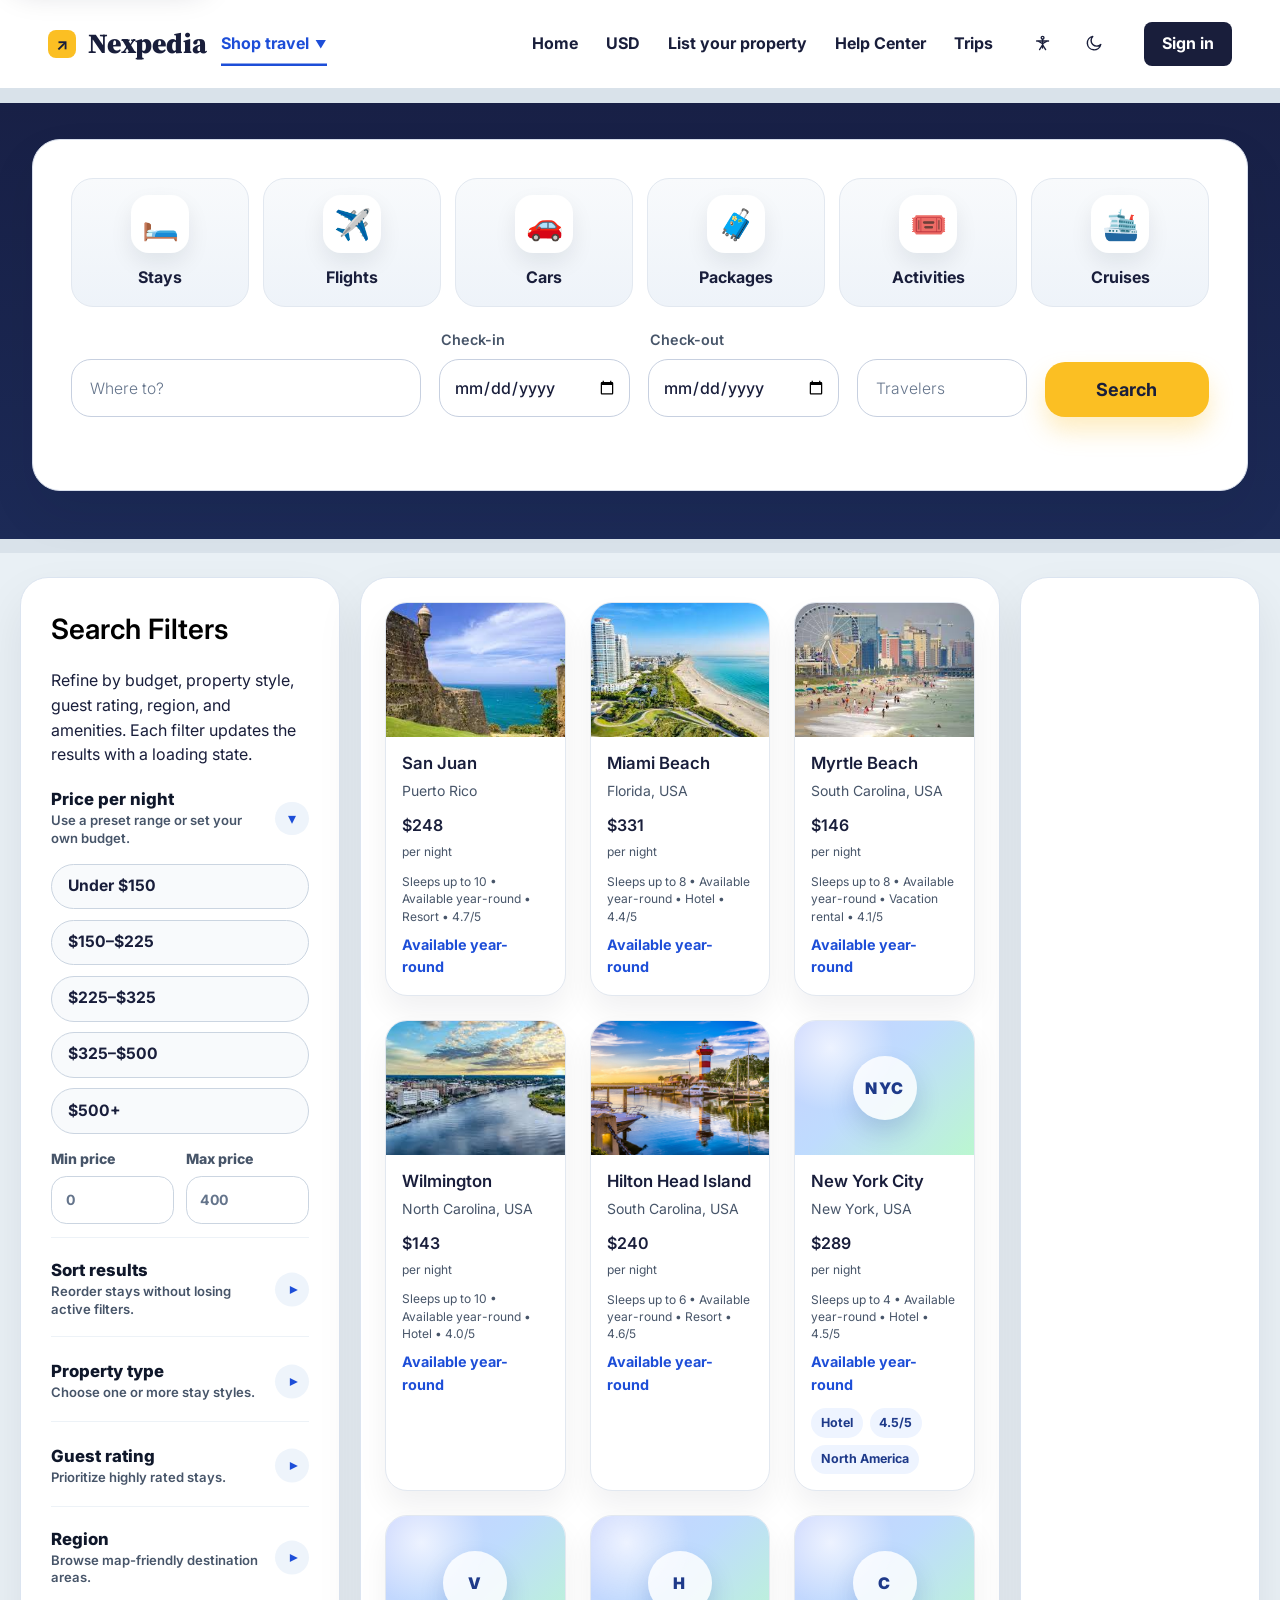
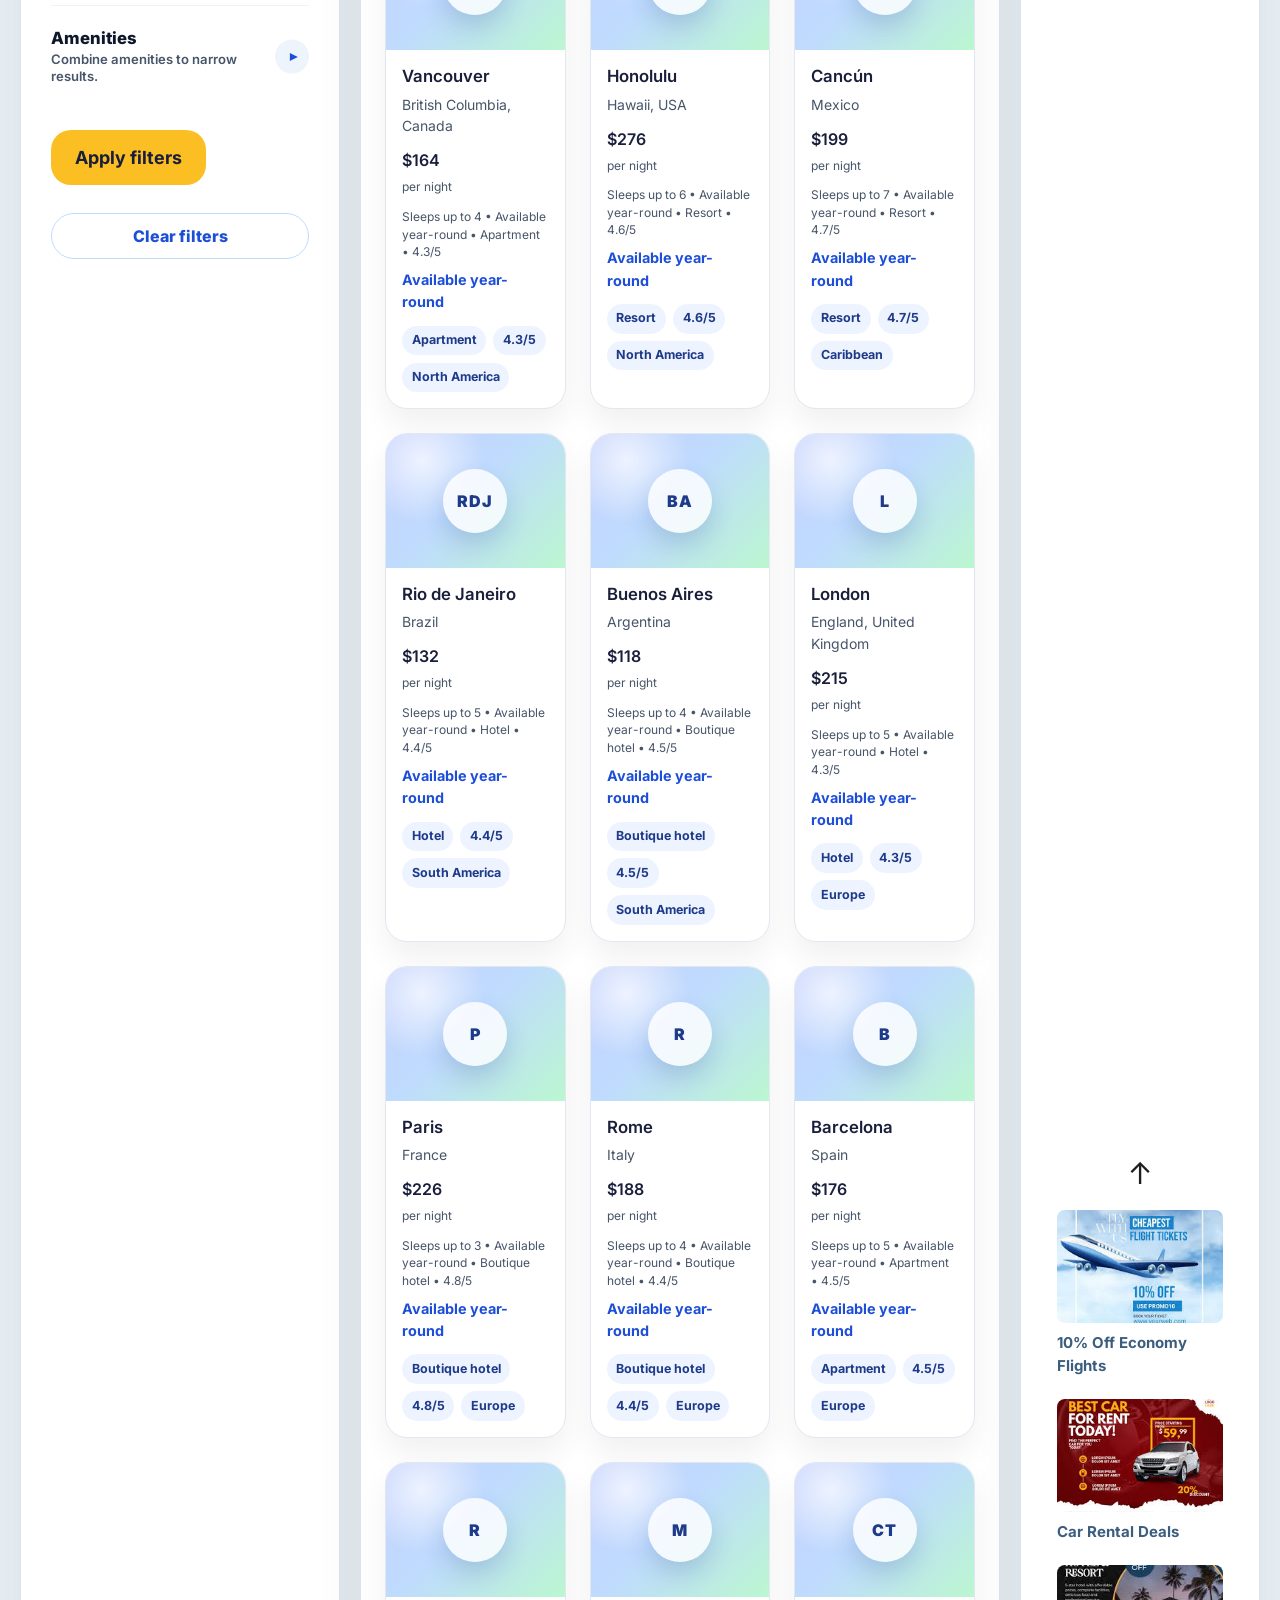
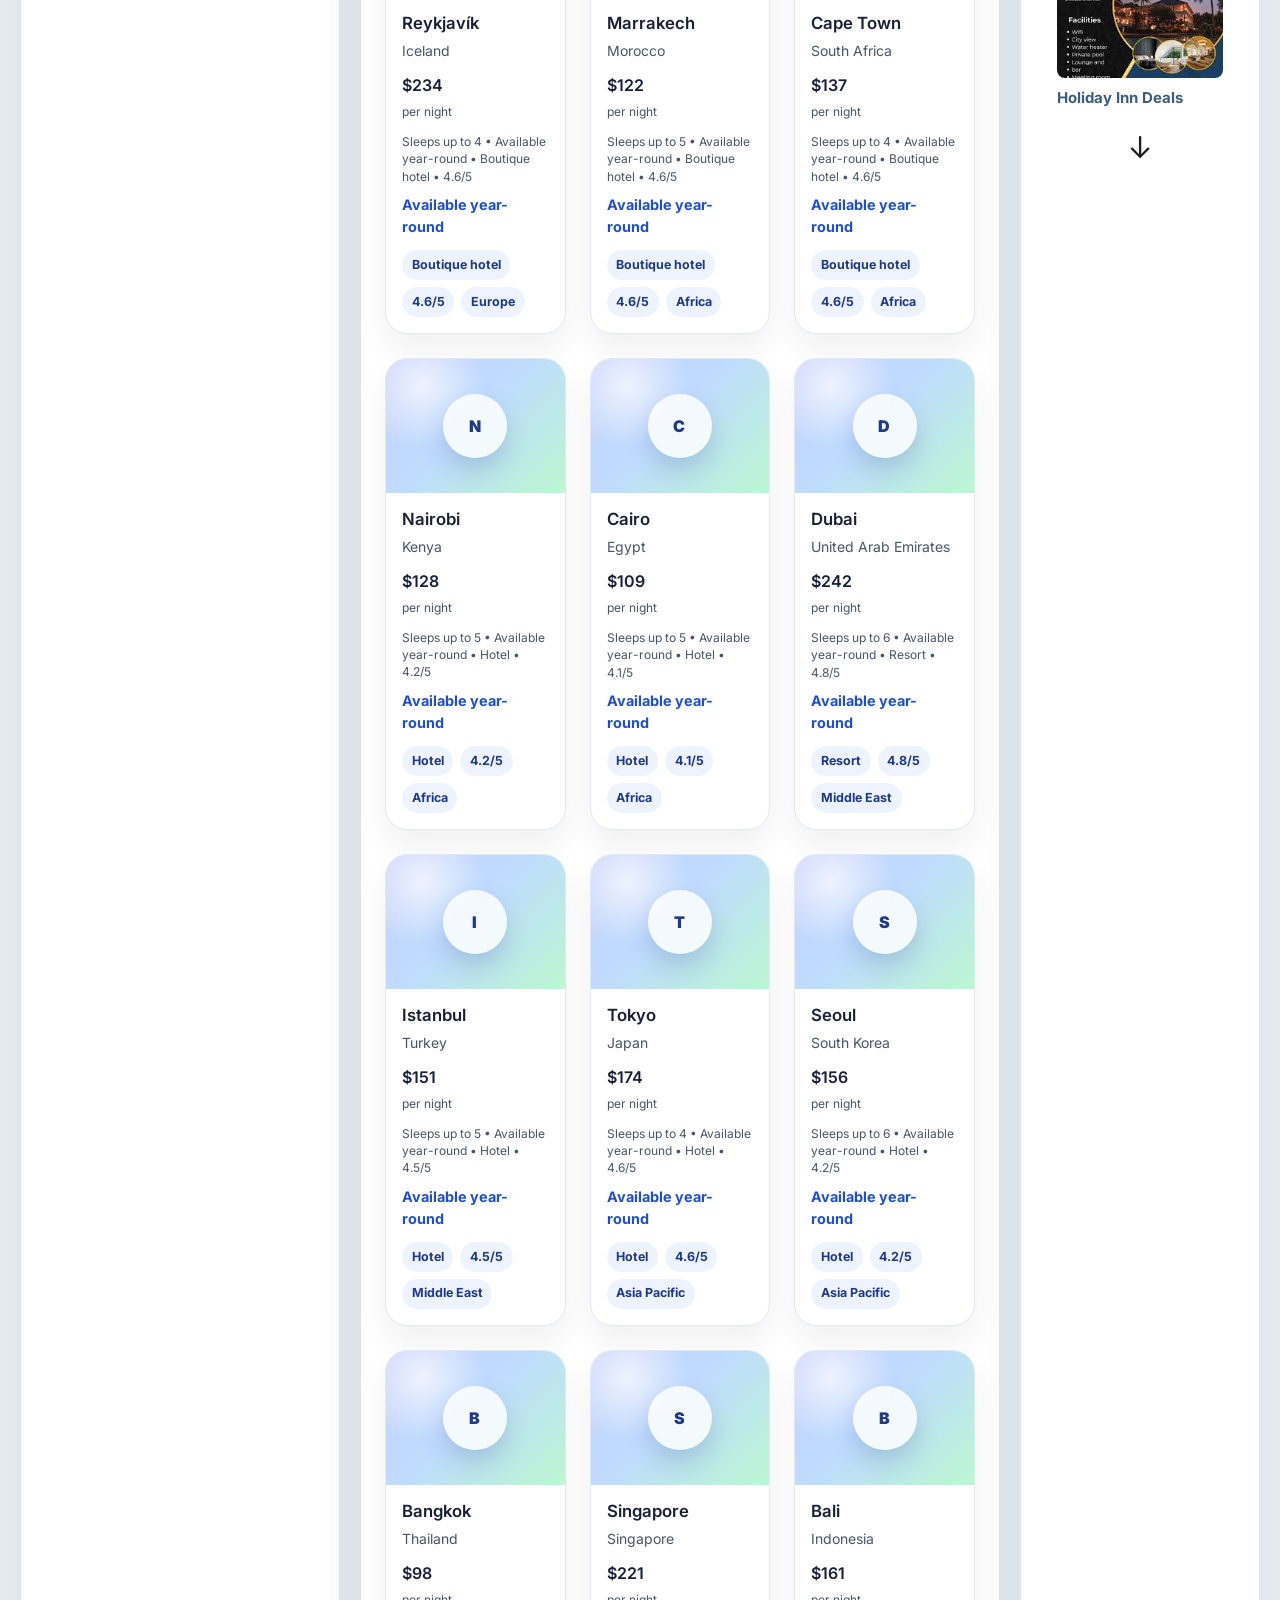
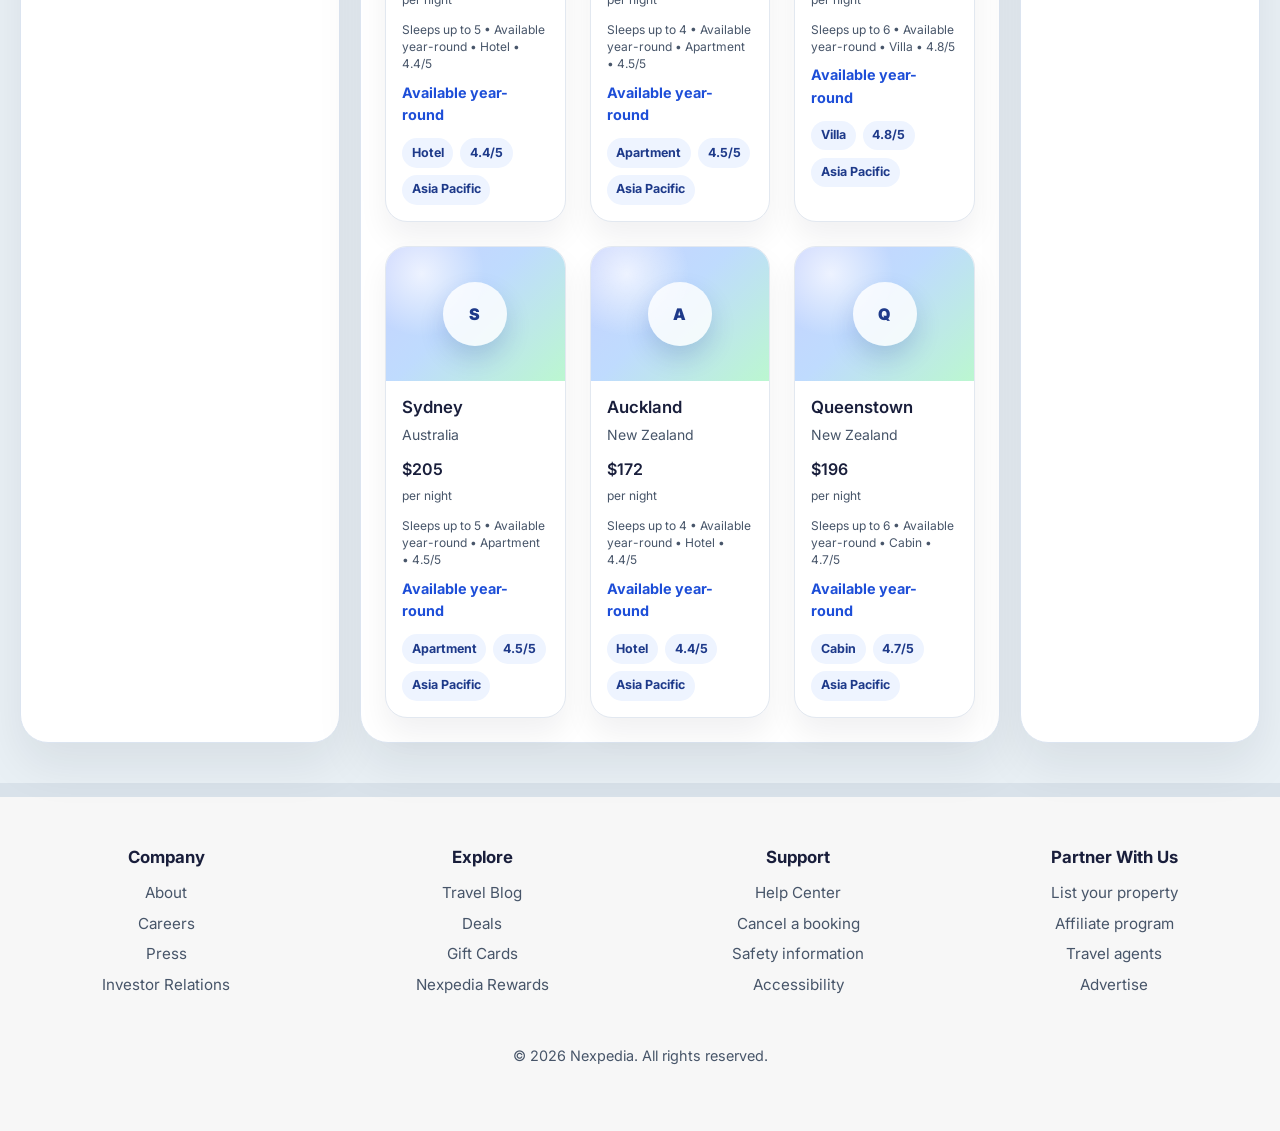
<file: SearchResults/index.html>
<!DOCTYPE html>
<html lang="en">
<head>
  <!-- Basic page setup -->
  <meta charset="UTF-8" />
  <meta name="viewport" content="width=device-width, initial-scale=1.0" />

  <!-- Browser tab title -->
  <title>Nexpedia Search Results</title>

  <!-- Page stylesheet -->
  <link rel="stylesheet" href="style.css" />

  <!-- Shared styles used for search suggestions, empty states, and toast messages -->
  <link rel="stylesheet" href="../shared/common.css" />

  <!-- Google fonts used across the site -->
  <link rel="preconnect" href="https://fonts.googleapis.com" />
  <link rel="preconnect" href="https://fonts.gstatic.com" crossorigin />
  <link
    href="https://fonts.googleapis.com/css2?family=Inter:wght@300;400;500;600;700;900&family=Source+Serif+4:wght@900&display=swap"
    rel="stylesheet"
  />
</head>
<body>
  <div class="page">

    <!-- Dark overlay shown behind the mobile menu when it opens -->
    <div class="mobile-menu-overlay" id="mobileMenuOverlay"></div>

    <!-- Top navigation -->
    <header class="navbar">
      <div class="navbar-left">
        <!-- Nexpedia logo linking back to homepage -->
        <a href="../Homepage/index.html" class="logo-link">
          <div class="logo-box">↗</div>
          <h1 class="logo-text">Nexpedia</h1>
        </a>

        <!-- Desktop-only navigation button -->
        <button class="nav-link dropdown-button desktop-only" type="button">
          Shop travel
        </button>
      </div>

      <!-- Mobile hamburger button -->
      <button
        class="hamburger-button mobile-only"
        id="hamburgerButton"
        aria-label="Open navigation menu"
        aria-expanded="false"
        aria-controls="mobileNav"
        type="button"
      >
        ☰
      </button>

      <!-- Desktop navigation -->
      <nav class="navbar-right desktop-nav" aria-label="Desktop navigation">
        <a href="#" class="nav-link">USD</a>
        <a href="#" class="nav-link">List your property</a>
        <a href="../HelpCenter/index.html" class="nav-link">Help Center</a>
        <a href="../Trips/index.html" class="nav-link">Trips</a>
        <button class="sign-in-button" id="desktopSignInButton" type="button">Sign in</button>
      </nav>

      <!-- Mobile dropdown navigation -->
      <nav class="mobile-nav" id="mobileNav" aria-label="Mobile navigation">
        <a href="../Homepage/index.html" class="nav-link">Homepage</a>
        <a href="index.html" class="nav-link active-link">Search Results</a>
        <a href="../HelpCenter/index.html" class="nav-link">Help Center</a>
        <a href="../Trips/index.html" class="nav-link">Trips</a>
        <a href="#" class="nav-link">List your property</a>
        <a href="#" class="nav-link">USD</a>
        <button class="sign-in-button mobile-sign-in" id="mobileSignInButton" type="button">
          Sign in
        </button>
      </nav>
    </header>

    <!-- Search/filter hero section -->
    <section class="search-hero">
      <div class="search-card">
        <!-- Travel category icons -->
        <div class="category-row">
          <div class="category-item">
            <div class="category-icon">🛏️</div>
            <p>Stays</p>
          </div>

          <div class="category-item">
            <div class="category-icon">✈️</div>
            <p>Flights</p>
          </div>

          <div class="category-item">
            <div class="category-icon">🚗</div>
            <p>Cars</p>
          </div>

          <div class="category-item">
            <div class="category-icon">🧳</div>
            <p>Packages</p>
          </div>

          <div class="category-item">
            <div class="category-icon">🎟️</div>
            <p>Activities</p>
          </div>

          <div class="category-item">
            <div class="category-icon">🛳️</div>
            <p>Cruises</p>
          </div>
        </div>

        <!-- Search form that keeps destination, dates, and traveler values synced with the results below. -->
        <form class="search-form" action="index.html">
          <input type="text" name="destination" placeholder="Where to?" aria-label="Destination" />

          <div class="search-field-group">
            <label class="field-label search-field-label" for="results-check-in">Check-in</label>
            <input type="date" id="results-check-in" name="checkIn" aria-label="Check-in" />
          </div>

          <div class="search-field-group">
            <label class="field-label search-field-label" for="results-check-out">Check-out</label>
            <input type="date" id="results-check-out" name="checkOut" aria-label="Check-out" />
          </div>

          <input type="number" name="travelers" min="1" placeholder="Travelers" aria-label="Travelers" />
          <button type="submit" class="search-button">Search</button>
        </form>

        <!-- Active filter chips are rendered by SearchResults/script.js after the user takes action. -->
        <div class="active-filters" aria-live="polite"></div>
      </div>
    </section>

    <!-- Main results layout -->
    <main class="results-layout">
      <!-- Left filter panel -->
      <aside class="filters-panel" aria-label="Search filters">
        <h2 class="filters-title">Search Filters</h2>
        <p class="filter-description">
          Refine by budget, property style, guest rating, region, and amenities. Each filter updates the results with a loading state.
        </p>

        <section class="filter-group" aria-labelledby="priceFilterTitle" data-default-open="true">
          <button class="filter-group-header" type="button" aria-expanded="true" aria-controls="priceFilterOptions">
            <span>
              <span id="priceFilterTitle" class="filter-heading">Price per night</span>
              <small>Use a preset range or set your own budget.</small>
            </span>
            <span class="filter-arrow" aria-hidden="true">▾</span>
          </button>
          <div class="filter-options" id="priceFilterOptions">
            <button class="filter-option" type="button" data-filter-group="price" data-filter-value="0-150" data-exclusive-group="price" aria-pressed="false">Under $150</button>
            <button class="filter-option" type="button" data-filter-group="price" data-filter-value="150-225" data-exclusive-group="price" aria-pressed="false">$150–$225</button>
            <button class="filter-option" type="button" data-filter-group="price" data-filter-value="225-325" data-exclusive-group="price" aria-pressed="false">$225–$325</button>
            <button class="filter-option" type="button" data-filter-group="price" data-filter-value="325-500" data-exclusive-group="price" aria-pressed="false">$325–$500</button>
            <button class="filter-option" type="button" data-filter-group="price" data-filter-value="500-99999" data-exclusive-group="price" aria-pressed="false">$500+</button>
            <div class="price-custom-row" aria-label="Custom price range">
              <label for="filterMinPrice">Min price
                <input id="filterMinPrice" type="number" min="0" step="25" placeholder="0" data-price-bound="min" />
              </label>
              <label for="filterMaxPrice">Max price
                <input id="filterMaxPrice" type="number" min="0" step="25" placeholder="400" data-price-bound="max" />
              </label>
            </div>
          </div>
        </section>

        <section class="filter-group" aria-labelledby="sortFilterTitle">
          <button class="filter-group-header" type="button" aria-expanded="false" aria-controls="sortFilterOptions">
            <span>
              <span id="sortFilterTitle" class="filter-heading">Sort results</span>
              <small>Reorder stays without losing active filters.</small>
            </span>
            <span class="filter-arrow" aria-hidden="true">▾</span>
          </button>
          <div class="filter-options" id="sortFilterOptions" hidden>
            <label class="filter-select-label" for="resultsSortSelect">Sort by</label>
            <select id="resultsSortSelect" class="filter-select">
              <option value="recommended">Recommended</option>
              <option value="price-low">Price: low to high</option>
              <option value="price-high">Price: high to low</option>
              <option value="rating-high">Guest rating: high to low</option>
            </select>
          </div>
        </section>

        <section class="filter-group" aria-labelledby="propertyFilterTitle">
          <button class="filter-group-header" type="button" aria-expanded="false" aria-controls="propertyFilterOptions">
            <span>
              <span id="propertyFilterTitle" class="filter-heading">Property type</span>
              <small>Choose one or more stay styles.</small>
            </span>
            <span class="filter-arrow" aria-hidden="true">▾</span>
          </button>
          <div class="filter-options" id="propertyFilterOptions" hidden>
            <button class="filter-option" type="button" data-filter-group="propertyType" data-filter-value="Hotel" aria-pressed="false">Hotels</button>
            <button class="filter-option" type="button" data-filter-group="propertyType" data-filter-value="Resort" aria-pressed="false">Resorts</button>
            <button class="filter-option" type="button" data-filter-group="propertyType" data-filter-value="Vacation rental" aria-pressed="false">Vacation rentals</button>
            <button class="filter-option" type="button" data-filter-group="propertyType" data-filter-value="Apartment" aria-pressed="false">Apartments</button>
            <button class="filter-option" type="button" data-filter-group="propertyType" data-filter-value="Boutique hotel" aria-pressed="false">Boutique hotels</button>
            <button class="filter-option" type="button" data-filter-group="propertyType" data-filter-value="Villa" aria-pressed="false">Villas</button>
            <button class="filter-option" type="button" data-filter-group="propertyType" data-filter-value="Cabin" aria-pressed="false">Cabins</button>
          </div>
        </section>

        <section class="filter-group" aria-labelledby="ratingFilterTitle">
          <button class="filter-group-header" type="button" aria-expanded="false" aria-controls="ratingFilterOptions">
            <span>
              <span id="ratingFilterTitle" class="filter-heading">Guest rating</span>
              <small>Prioritize highly rated stays.</small>
            </span>
            <span class="filter-arrow" aria-hidden="true">▾</span>
          </button>
          <div class="filter-options" id="ratingFilterOptions" hidden>
            <button class="filter-option" type="button" data-filter-group="rating" data-filter-value="4.7" data-exclusive-group="rating" aria-pressed="false">Exceptional 4.7+</button>
            <button class="filter-option" type="button" data-filter-group="rating" data-filter-value="4.5" data-exclusive-group="rating" aria-pressed="false">Excellent 4.5+</button>
            <button class="filter-option" type="button" data-filter-group="rating" data-filter-value="4.0" data-exclusive-group="rating" aria-pressed="false">Very good 4.0+</button>
            <button class="filter-option" type="button" data-filter-group="rating" data-filter-value="3.5" data-exclusive-group="rating" aria-pressed="false">Good 3.5+</button>
          </div>
        </section>

        <section class="filter-group" aria-labelledby="regionFilterTitle">
          <button class="filter-group-header" type="button" aria-expanded="false" aria-controls="regionFilterOptions">
            <span>
              <span id="regionFilterTitle" class="filter-heading">Region</span>
              <small>Browse map-friendly destination areas.</small>
            </span>
            <span class="filter-arrow" aria-hidden="true">▾</span>
          </button>
          <div class="filter-options" id="regionFilterOptions" hidden>
            <button class="filter-option" type="button" data-filter-group="region" data-filter-value="North America" aria-pressed="false">North America</button>
            <button class="filter-option" type="button" data-filter-group="region" data-filter-value="South America" aria-pressed="false">South America</button>
            <button class="filter-option" type="button" data-filter-group="region" data-filter-value="Europe" aria-pressed="false">Europe</button>
            <button class="filter-option" type="button" data-filter-group="region" data-filter-value="Asia Pacific" aria-pressed="false">Asia Pacific</button>
            <button class="filter-option" type="button" data-filter-group="region" data-filter-value="Caribbean" aria-pressed="false">Caribbean</button>
            <button class="filter-option" type="button" data-filter-group="region" data-filter-value="Africa" aria-pressed="false">Africa</button>
            <button class="filter-option" type="button" data-filter-group="region" data-filter-value="Middle East" aria-pressed="false">Middle East</button>
            <button class="filter-option" type="button" data-filter-group="region" data-filter-value="Your listed location" aria-pressed="false">Your listed location</button>
          </div>
        </section>

        <section class="filter-group" aria-labelledby="amenityFilterTitle">
          <button class="filter-group-header" type="button" aria-expanded="false" aria-controls="amenityFilterOptions">
            <span>
              <span id="amenityFilterTitle" class="filter-heading">Amenities</span>
              <small>Combine amenities to narrow results.</small>
            </span>
            <span class="filter-arrow" aria-hidden="true">▾</span>
          </button>
          <div class="filter-options" id="amenityFilterOptions" hidden>
            <button class="filter-option" type="button" data-filter-group="amenity" data-filter-value="Free cancellation" aria-pressed="false">Free cancellation</button>
            <button class="filter-option" type="button" data-filter-group="amenity" data-filter-value="Beachfront" aria-pressed="false">Beachfront</button>
            <button class="filter-option" type="button" data-filter-group="amenity" data-filter-value="Breakfast included" aria-pressed="false">Breakfast included</button>
            <button class="filter-option" type="button" data-filter-group="amenity" data-filter-value="Kitchen" aria-pressed="false">Kitchen</button>
            <button class="filter-option" type="button" data-filter-group="amenity" data-filter-value="Pool" aria-pressed="false">Pool</button>
            <button class="filter-option" type="button" data-filter-group="amenity" data-filter-value="Spa" aria-pressed="false">Spa</button>
            <button class="filter-option" type="button" data-filter-group="amenity" data-filter-value="Pet friendly" aria-pressed="false">Pet friendly</button>
            <button class="filter-option" type="button" data-filter-group="amenity" data-filter-value="Family friendly" aria-pressed="false">Family friendly</button>
            <button class="filter-option" type="button" data-filter-group="amenity" data-filter-value="Free parking" aria-pressed="false">Free parking</button>
            <button class="filter-option" type="button" data-filter-group="amenity" data-filter-value="Near transit" aria-pressed="false">Near transit</button>
          </div>
        </section>

        <button class="apply-button" type="button">Apply filters</button>
        <button class="clear-filters-button" type="button">Clear filters</button>
      </aside>

      <!-- Center hotel/property listings -->
      <section class="listings-panel">
        <a
          href="../CheckoutPage/index.html"
          class="listing-link"
          data-available-start="2026-04-01"
          data-available-end="2026-12-31"
          data-max-travelers="10"
        >
          <article class="listing-card">
            <div class="listing-media">
              <img class="listing-image" src="images/sanjuan.jpeg" alt="San Juan" />
            </div>
            <div class="listing-info">
              <h3>San Juan</h3>
              <p class="location">Puerto Rico</p>
              <p class="price">$248</p>
              <p class="note">per night</p>
              <p class="listing-meta">Sleeps up to 10 • Available 2026-04-01 to 2026-12-31</p>
            </div>
          </article>
        </a>

        <a
          href="../CheckoutPage/index.html"
          class="listing-link"
          data-available-start="2026-04-01"
          data-available-end="2026-12-31"
          data-max-travelers="8"
        >
          <article class="listing-card">
            <div class="listing-media">
              <img class="listing-image" src="images/miami.jpeg" alt="Miami Beach" />
            </div>
            <div class="listing-info">
              <h3>Miami Beach</h3>
              <p class="location">Florida, USA</p>
              <p class="price">$331</p>
              <p class="note">per night</p>
              <p class="listing-meta">Sleeps up to 8 • Available 2026-04-01 to 2026-12-31</p>
            </div>
          </article>
        </a>

        <a
          href="../CheckoutPage/index.html"
          class="listing-link"
          data-available-start="2026-04-01"
          data-available-end="2026-12-31"
          data-max-travelers="8"
        >
          <article class="listing-card">
            <div class="listing-media">
              <img class="listing-image" src="images/myrtle.jpeg" alt="Myrtle Beach" />
            </div>
            <div class="listing-info">
              <h3>Myrtle Beach</h3>
              <p class="location">South Carolina, USA</p>
              <p class="price">$146</p>
              <p class="note">per night</p>
              <p class="listing-meta">Sleeps up to 8 • Available 2026-04-01 to 2026-12-31</p>
            </div>
          </article>
        </a>

        <a
          href="../CheckoutPage/index.html"
          class="listing-link"
          data-available-start="2026-04-01"
          data-available-end="2026-12-31"
          data-max-travelers="10"
        >
          <article class="listing-card">
            <div class="listing-media">
              <img class="listing-image" src="images/wilmington.jpeg" alt="Wilmington" />
            </div>
            <div class="listing-info">
              <h3>Wilmington</h3>
              <p class="location">North Carolina, USA</p>
              <p class="price">$143</p>
              <p class="note">per night</p>
              <p class="listing-meta">Sleeps up to 10 • Available 2026-04-01 to 2026-12-31</p>
            </div>
          </article>
        </a>

        <a
          href="../CheckoutPage/index.html"
          class="listing-link"
          data-available-start="2026-04-01"
          data-available-end="2026-12-31"
          data-max-travelers="6"
        >
          <article class="listing-card">
            <div class="listing-media">
              <img class="listing-image" src="images/hilton.jpeg" alt="Hilton Head Island" />
            </div>
            <div class="listing-info">
              <h3>Hilton Head Island</h3>
              <p class="location">South Carolina, USA</p>
              <p class="price">$240</p>
              <p class="note">per night</p>
              <p class="listing-meta">Sleeps up to 6 • Available 2026-04-01 to 2026-12-31</p>
            </div>
          </article>
        </a>
      </section>

      <!-- Right ad panel -->
      <aside class="ads-panel">
        <div class="ads-arrow">↑</div>

        <div class="ad-card">
          <div>
            <img class="ad-image" src="images/ad-flight.jpeg" alt="10% Off Economy Flights" />
          </div>
          <p>10% Off Economy Flights</p>
        </div>

        <div class="ad-card">
          <div>
            <img class="ad-image" src="images/ad-car.jpeg" alt="Car Rental Deals" />
          </div>
          <p>Car Rental Deals</p>
        </div>

        <div class="ad-card">
          <div>
            <img class="ad-image" src="images/ad-holidayinn.jpeg" alt="Holiday Inn Deals" />
          </div>
          <p>Holiday Inn Deals</p>
        </div>

        <div class="ads-arrow">↓</div>
      </aside>
    </main>

    <!-- FOOTER -->
    <footer class="site-footer">
      <div class="footer-content">
        <div class="footer-column">
          <h4>Company</h4>
          <a href="#">About</a>
          <a href="#">Careers</a>
          <a href="#">Press</a>
          <a href="#">Investor Relations</a>
        </div>

        <div class="footer-column">
          <h4>Explore</h4>
          <a href="#">Travel Blog</a>
          <a href="#">Deals</a>
          <a href="#">Gift Cards</a>
          <a href="#">Nexpedia Rewards</a>
        </div>

        <div class="footer-column">
          <h4>Support</h4>
          <a href="../HelpCenter/index.html">Help Center</a>
          <a href="#">Cancel a booking</a>
          <a href="#">Safety information</a>
          <a href="#">Accessibility</a>
        </div>

        <div class="footer-column">
          <h4>Partner With Us</h4>
          <a href="#">List your property</a>
          <a href="#">Affiliate program</a>
          <a href="#">Travel agents</a>
          <a href="#">Advertise</a>
        </div>
      </div>

      <div class="footer-bottom">
        <p>© 2026 Nexpedia. All rights reserved.</p>
      </div>
    </footer>

  </div>

  <!-- SIGN IN MODAL -->
  <div
    id="signInModal"
    class="modal hidden"
    aria-hidden="true"
    role="dialog"
    aria-modal="true"
    aria-labelledby="signInModalTitle"
  >
    <div class="modal-content">
      <!-- Close button -->
      <button
        class="modal-close"
        id="closeSignInModal"
        type="button"
        aria-label="Close sign in modal"
      >
        ✕
      </button>

      <h2 id="signInModalTitle">Welcome Back</h2>
      <p>Please sign in or create an account</p>

      <!-- Fallback modal actions retained for users without the shared JavaScript enhancement. -->
      <button id="signInSubmit" class="modal-button primary" type="button">Sign In</button>
      <button id="signUpSubmit" class="modal-button secondary" type="button">Sign Up</button>
    </div>
  </div>

  <!-- Shared JavaScript used across every page -->
  <script src="../shared/common.js"></script>

  <!-- Page JavaScript -->
  <script src="script.js"></script>
</body>
</html>
</file>
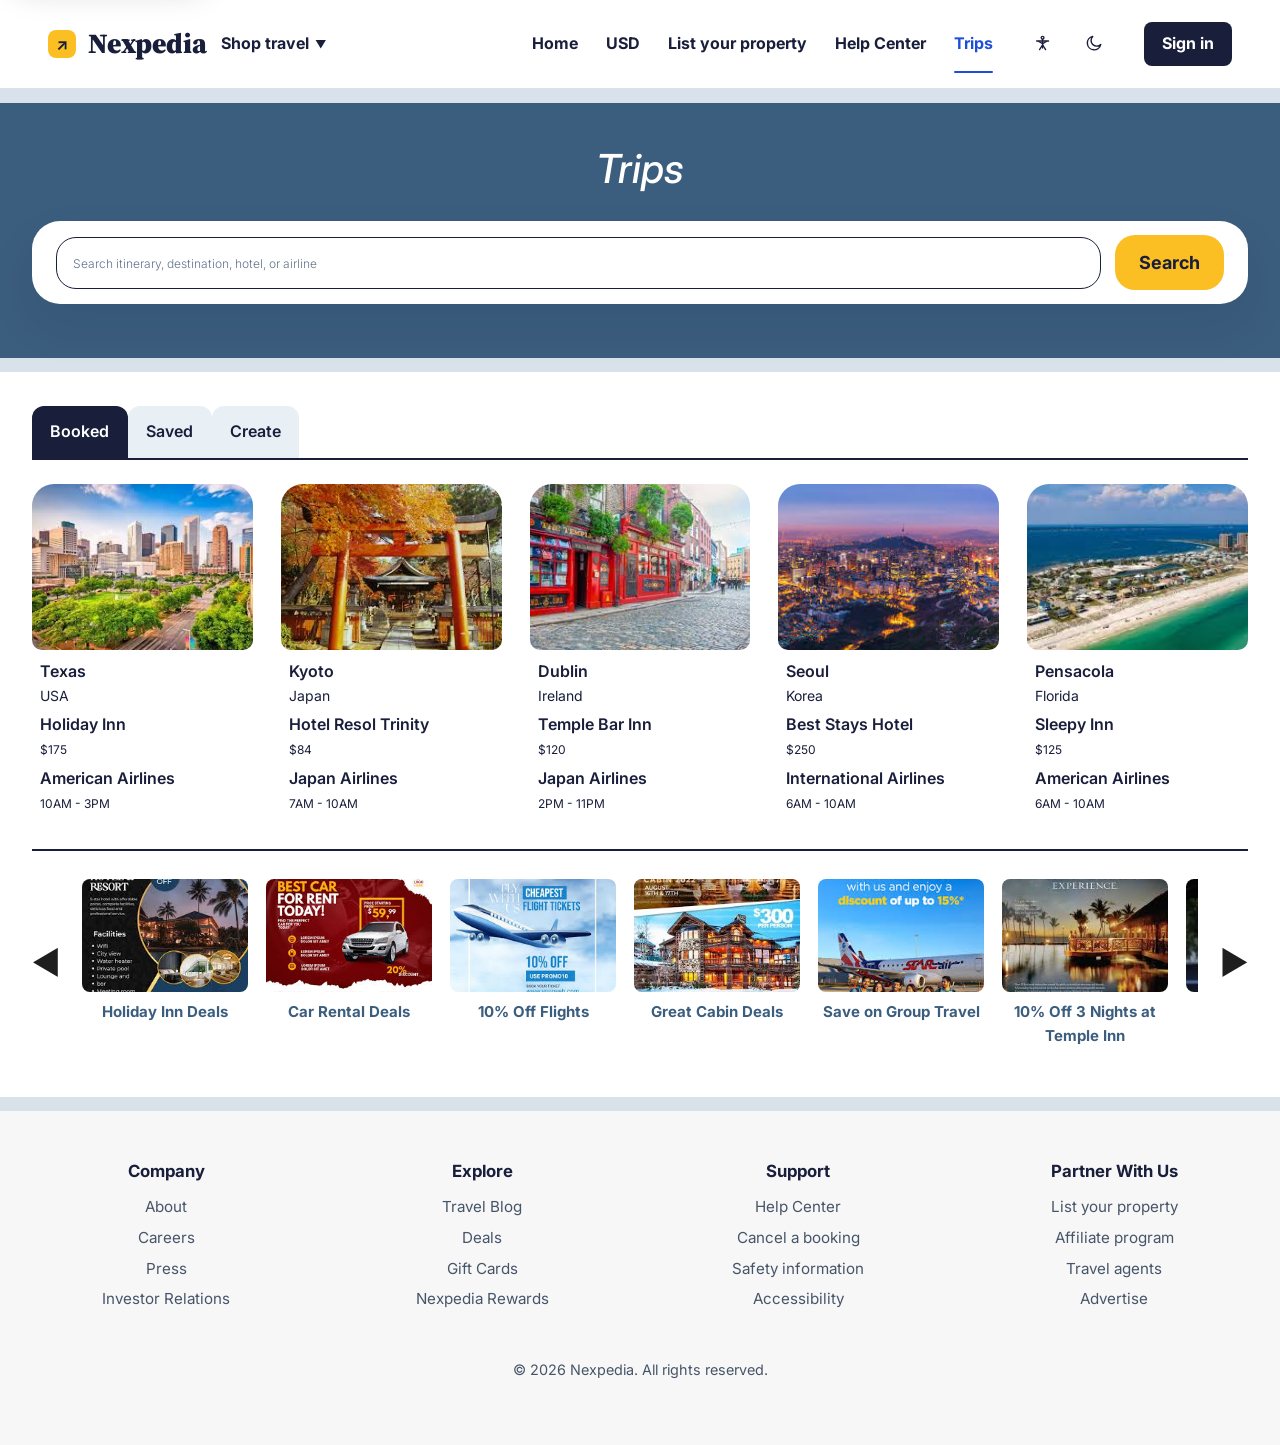
<file: Trips/index.html>
<!DOCTYPE html>
<html lang="en">
<head>
  <!-- Basic page setup -->
  <meta charset="UTF-8" />
  <meta name="viewport" content="width=device-width, initial-scale=1.0" />

  <!-- Browser tab title -->
  <title>Nexpedia Trips</title>

  <!-- Page stylesheet -->
  <link rel="stylesheet" href="style.css" />

  <!-- Shared styles used for search suggestions, empty states, and toast messages -->
  <link rel="stylesheet" href="../shared/common.css" />

  <!-- Google fonts used across the site -->
  <link rel="preconnect" href="https://fonts.googleapis.com" />
  <link rel="preconnect" href="https://fonts.gstatic.com" crossorigin />
  <link
    href="https://fonts.googleapis.com/css2?family=Inter:wght@300;400;500;600;700;900&family=Source+Serif+4:wght@900&display=swap"
    rel="stylesheet"
  />
</head>
<body>
  <div class="page">

    <!-- Dark overlay shown behind the mobile menu -->
    <div class="mobile-menu-overlay" id="mobileMenuOverlay"></div>

    <!-- Dark overlay behind the sign-up modal -->
    <div class="modal-overlay" id="modalOverlay"></div>

    <!-- Top navigation -->
    <header class="navbar">
      <div class="navbar-left">
        <!-- Clickable logo that returns to the homepage -->
        <a href="../Homepage/index.html" class="logo-link">
          <div class="logo-box">↗</div>
          <h1 class="logo-text">Nexpedia</h1>
        </a>

        <!-- Desktop-only dropdown button -->
        <button class="nav-link dropdown-button desktop-only" type="button">
          Shop travel
        </button>
      </div>

      <!-- Mobile hamburger button -->
      <button
        class="hamburger-button mobile-only"
        id="hamburgerButton"
        aria-label="Open navigation menu"
        aria-expanded="false"
        aria-controls="mobileNav"
        type="button"
      >
        ☰
      </button>

      <!-- Desktop navigation -->
      <nav class="navbar-right desktop-nav" aria-label="Desktop navigation">
        <a href="#" class="nav-link">USD</a>
        <a href="#" class="nav-link">List your property</a>
        <a href="../HelpCenter/index.html" class="nav-link">Help Center</a>
        <a href="index.html" class="nav-link active-link">Trips</a>
        <button class="sign-in-button" id="openSignInDesktop" type="button">Sign in</button>
      </nav>

      <!-- Mobile dropdown navigation -->
      <nav class="mobile-nav" id="mobileNav" aria-label="Mobile navigation">
        <a href="../Homepage/index.html" class="nav-link">Homepage</a>
        <a href="../SearchResults/index.html" class="nav-link">Search Results</a>
        <a href="../HelpCenter/index.html" class="nav-link">Help Center</a>
        <a href="index.html" class="nav-link active-link">Trips</a>
        <a href="#" class="nav-link">List your property</a>
        <a href="#" class="nav-link">USD</a>
        <button class="sign-in-button mobile-sign-in" id="openSignInMobile" type="button">
          Sign in
        </button>
      </nav>
    </header>

    <!-- Blue trips banner -->
    <section class="hero">
      <h2 class="hero-title">Trips</h2>

      <!-- White search card -->
      <div class="search-card">
        <form class="search-form" id="tripSearchForm">
          <input
            type="text"
            id="tripSearchInput"
            placeholder="Search itinerary number"
            aria-label="Search itinerary number"
          />
          <button type="submit" class="search-button">Search</button>
        </form>
      </div>
    </section>

    <!-- Trips content -->
    <main class="trip-section">
      <!-- Trip tabs -->
      <div class="trip-tabs" role="tablist" aria-label="Trip categories">
        <button class="trip-tab active" data-tab="booked" type="button">Booked</button>
        <button class="trip-tab" data-tab="saved" type="button">Saved</button>
        <button class="trip-tab" data-tab="create" type="button">Create</button>
      </div>

      <!-- Booked trips panel -->
      <section class="trip-grid trip-panel active-panel" id="bookedPanel">
        <article class="trip-card">
          <img src="images/texas.jpeg" alt="Texas" />
          <div class="trip-info">
            <h3>Texas</h3>
            <p class="location">USA</p>
            <p class="stay">Holiday Inn</p>
            <p class="price">$175</p>
            <p class="travel">American Airlines</p>
            <p class="time">10AM - 3PM</p>
          </div>
        </article>

        <article class="trip-card">
          <img src="images/kyoto.jpeg" alt="Kyoto" />
          <div class="trip-info">
            <h3>Kyoto</h3>
            <p class="location">Japan</p>
            <p class="stay">Hotel Resol Trinity</p>
            <p class="price">$84</p>
            <p class="travel">Japan Airlines</p>
            <p class="time">7AM - 10AM</p>
          </div>
        </article>

        <article class="trip-card">
          <img src="images/dublin.jpeg" alt="Dublin" />
          <div class="trip-info">
            <h3>Dublin</h3>
            <p class="location">Ireland</p>
            <p class="stay">Temple Bar Inn</p>
            <p class="price">$120</p>
            <p class="travel">Japan Airlines</p>
            <p class="time">2PM - 11PM</p>
          </div>
        </article>

        <article class="trip-card">
          <img src="images/seoul.jpeg" alt="Seoul" />
          <div class="trip-info">
            <h3>Seoul</h3>
            <p class="location">Korea</p>
            <p class="stay">Best Stays Hotel</p>
            <p class="price">$250</p>
            <p class="travel">International Airlines</p>
            <p class="time">6AM - 10AM</p>
          </div>
        </article>

        <article class="trip-card">
          <img src="images/pensacola.jpeg" alt="Pensacola" />
          <div class="trip-info">
            <h3>Pensacola</h3>
            <p class="location">Florida</p>
            <p class="stay">Sleepy Inn</p>
            <p class="price">$125</p>
            <p class="travel">American Airlines</p>
            <p class="time">6AM - 10AM</p>
          </div>
        </article>
      </section>

      <!-- Saved trips panel -->
      <section class="trip-panel hidden-panel" id="savedPanel">
        <div class="empty-state">
          <h3>No saved trips yet</h3>
          <p>Save destinations and accommodations here to plan future travel.</p>
        </div>
      </section>

      <!-- Create trip panel -->
      <section class="trip-panel hidden-panel" id="createPanel">
        <div class="empty-state">
          <h3>Create a new trip</h3>
          <p>Start a new itinerary by searching destinations, flights, and hotels.</p>
          <a href="../Homepage/index.html" class="create-link-button">Go to Homepage</a>
        </div>
      </section>

      <!-- Divider -->
      <div class="divider-line"></div>

      <!-- Ads carousel -->
      <section class="ads-section">
        <button class="carousel-arrow" id="prevAd" aria-label="Previous ads" type="button">◀</button>

        <div class="ads-window">
          <div class="ads-container" id="adsContainer">
            <div class="ad-item">
              <img src="images/ad-holidayinn.jpeg" alt="Holiday Inn Deals" />
              <p>Holiday Inn Deals</p>
            </div>
            <div class="ad-item">
              <img src="images/ad-car.jpeg" alt="Car Rental Deals" />
              <p>Car Rental Deals</p>
            </div>
            <div class="ad-item">
              <img src="images/ad-flight.jpeg" alt="10% Off Flights" />
              <p>10% Off Flights</p>
            </div>
            <div class="ad-item">
              <img src="images/ad-cabin.jpeg" alt="Great Cabin Deals" />
              <p>Great Cabin Deals</p>
            </div>
            <div class="ad-item">
              <img src="images/ad-group.jpeg" alt="Save on Group Travel" />
              <p>Save on Group Travel</p>
            </div>
            <div class="ad-item">
              <img src="images/ad-resort.jpeg" alt="10% Off 3 Nights at Temple Inn" />
              <p>10% Off 3 Nights at Temple Inn</p>
            </div>
            <div class="ad-item">
              <img src="images/ad-uber.jpeg" alt="Ride with Uber" />
              <p>Ride with Uber</p>
            </div>
          </div>
        </div>

        <button class="carousel-arrow" id="nextAd" aria-label="Next ads" type="button">▶</button>
      </section>
    </main>

    <!-- FOOTER -->
    <footer class="site-footer">
      <div class="footer-content">
        <div class="footer-column">
          <h4>Company</h4>
          <a href="#">About</a>
          <a href="#">Careers</a>
          <a href="#">Press</a>
          <a href="#">Investor Relations</a>
        </div>

        <div class="footer-column">
          <h4>Explore</h4>
          <a href="#">Travel Blog</a>
          <a href="#">Deals</a>
          <a href="#">Gift Cards</a>
          <a href="#">Nexpedia Rewards</a>
        </div>

        <div class="footer-column">
          <h4>Support</h4>
          <a href="../HelpCenter/index.html">Help Center</a>
          <a href="#">Cancel a booking</a>
          <a href="#">Safety information</a>
          <a href="#">Accessibility</a>
        </div>

        <div class="footer-column">
          <h4>Partner With Us</h4>
          <a href="#">List your property</a>
          <a href="#">Affiliate program</a>
          <a href="#">Travel agents</a>
          <a href="#">Advertise</a>
        </div>
      </div>

      <div class="footer-bottom">
        <p>© 2026 Nexpedia. All rights reserved.</p>
      </div>
    </footer>

    <!-- Sign-up / sign-in modal -->
    <div
      class="sign-in-modal"
      id="signInModal"
      aria-hidden="true"
      role="dialog"
      aria-modal="true"
      aria-labelledby="signInModalTitle"
    >
      <div class="modal-content">
        <!-- Close button -->
        <button
          class="modal-close-button"
          id="closeModalButton"
          type="button"
          aria-label="Close sign in modal"
        >
          ✕
        </button>

        <h2 class="modal-title" id="signInModalTitle">
          Create your free account to start planning trips!
        </h2>

        <form id="signUpForm" class="sign-up-form" novalidate>
          <div class="field">
            <label class="field-label" for="signUpFirstName">First name</label>
            <input
              type="text"
              id="signUpFirstName"
              placeholder="First Name..."
              aria-describedby="signUpFirstNameFeedback"
              required
            />
            <span class="field-feedback" id="signUpFirstNameFeedback" aria-live="polite"></span>
          </div>

          <div class="field">
            <label class="field-label" for="signUpLastName">Last name</label>
            <input
              type="text"
              id="signUpLastName"
              placeholder="Last Name..."
              aria-describedby="signUpLastNameFeedback"
              required
            />
            <span class="field-feedback" id="signUpLastNameFeedback" aria-live="polite"></span>
          </div>

          <div class="field">
            <label class="field-label" for="signUpEmail">Email</label>
            <input
              type="email"
              id="signUpEmail"
              placeholder="Email..."
              aria-describedby="signUpEmailFeedback"
              required
            />
            <span class="field-feedback" id="signUpEmailFeedback" aria-live="polite"></span>
          </div>

          <div class="field">
            <label class="field-label" for="signUpPassword">Password</label>
            <input
              type="password"
              id="signUpPassword"
              placeholder="Password..."
              aria-describedby="signUpPasswordFeedback"
              required
            />
            <span class="field-feedback" id="signUpPasswordFeedback" aria-live="polite"></span>
          </div>

          <div class="field">
            <label class="field-label" for="signUpConfirmPassword">Confirm password</label>
            <input
              type="password"
              id="signUpConfirmPassword"
              placeholder="Confirm Password..."
              aria-describedby="signUpConfirmPasswordFeedback"
              required
            />
            <span class="field-feedback" id="signUpConfirmPasswordFeedback" aria-live="polite"></span>
          </div>

          <p class="form-status" id="signUpFormStatus" aria-live="polite"></p>
          <button type="submit" class="sign-up-button">Sign Up!</button>
        </form>

        <p class="sign-in-link-text">
          Already have an account?
          <button id="closeModalLink" class="inline-link" type="button">Sign in</button>
        </p>
      </div>
    </div>
  </div>

  <!-- Shared JavaScript used across every page -->
  <script src="../shared/common.js"></script>

  <!-- Page JavaScript -->
  <script src="script.js"></script>
</body>
</html>
</file>
<file: CheckoutPage/style.css>
/* =========================================================
   RESET
   Removes default spacing and makes sizing consistent
   ========================================================= */
* {
  margin: 0;
  padding: 0;
  box-sizing: border-box;
}

/* =========================================================
   BASE / MOBILE-FIRST
   Core page styles used across all screen sizes
   ========================================================= */
body {
  font-family: 'Inter', sans-serif;
  background-color: #ededed;
  color: #000;
  min-height: 100vh;
  overflow-x: hidden;
}

.page {
  width: 100%;
  min-height: 100vh;
}

/* =========================================================
   NAVBAR
   Top navigation shared across the page
   ========================================================= */
.navbar {
  background-color: white;
  padding: 18px 16px;
  display: flex;
  justify-content: space-between;
  align-items: center;
  position: sticky;
  top: 0;
  border-bottom: 1px solid #d9e2ea;
  z-index: 200;
}

.navbar-left {
  display: flex;
  align-items: center;
  gap: 14px;
}

.logo-link {
  display: flex;
  align-items: center;
  gap: 12px;
  text-decoration: none;
}

.logo-box {
  width: 28px;
  height: 28px;
  border-radius: 8px;
  background-color: #fbbf23;
  color: #191e3b;
  display: flex;
  align-items: center;
  justify-content: center;
  font-weight: 700;
}

.logo-text {
  font-family: 'Source Serif 4', serif;
  font-size: 1.75rem;
  font-weight: 900;
  color: #191e3b;
}

.nav-link {
  background: none;
  border: none;
  text-decoration: none;
  color: #191e3b;
  font-size: 1rem;
  font-weight: 700;
  cursor: pointer;
}

.dropdown-button::after {
  content: " ▼";
  font-size: 0.75rem;
}

.sign-in-button {
  background-color: #191e3b;
  color: white;
  border: none;
  border-radius: 8px;
  padding: 12px 18px;
  font-size: 1rem;
  font-weight: 700;
  cursor: pointer;
}

.sign-in-button:hover {
  opacity: 0.95;
}

.desktop-only,
.desktop-nav {
  display: none;
}

.mobile-only {
  display: inline-flex;
}

.hamburger-button {
  background: none;
  border: none;
  color: #191e3b;
  font-size: 1.75rem;
  cursor: pointer;
}

.mobile-menu-overlay {
  position: sticky;
  top: 0;
  inset: 0;
  background: rgba(0, 0, 0, 0.35);
  opacity: 0;
  visibility: hidden;
  pointer-events: none;
  transition: 0.2s ease;
  z-index: 150;
}

.mobile-menu-overlay.show {
  opacity: 1;
  visibility: visible;
  pointer-events: auto;
}

.mobile-nav {
  position: absolute;
  top: 100%;
  right: 16px;
  width: min(260px, 85vw);
  background: white;
  border-radius: 12px;
  padding: 16px;
  display: flex;
  flex-direction: column;
  gap: 14px;
  box-shadow: 0 12px 30px rgba(0, 0, 0, 0.15);
  opacity: 0;
  visibility: hidden;
  pointer-events: none;
  transform: translateY(8px);
  transition: 0.2s ease;
  z-index: 210;
}

.mobile-nav.show {
  opacity: 1;
  visibility: visible;
  pointer-events: auto;
  transform: translateY(0);
}

.mobile-sign-in {
  width: 100%;
}

/* =========================================================
   UTILITY / COMMON STATES
   ========================================================= */
.hidden {
  display: none !important;
}

/* =========================================================
   ERROR BANNER
   Top sticky warning shown when validation fails
   ========================================================= */
/* Added for accessibility review:
   the banner now uses higher-contrast error colors and remains keyboard focusable. */
.error-banner {
  background-color: #dc2626;
  color: white;
  padding: 16px;
  font-size: 1rem;
  font-weight: 500;
  position: sticky;
  top: 0;
  z-index: 30;
}

/* =========================================================
   SUCCESS MODAL
   Booking confirmation overlay
   ========================================================= */
.success-modal {
  position: fixed;
  inset: 0;
  background-color: rgba(0, 0, 0, 0.5);
  display: flex;
  align-items: center;
  justify-content: center;
  z-index: 2000;
  padding: 20px;
}

.success-modal-content {
  background: white;
  padding: 40px 24px;
  border-radius: 20px;
  text-align: center;
  width: min(800px, 100%);
  position: relative;
}

.success-close-button {
  position: absolute;
  top: 12px;
  right: 14px;
  background: none;
  border: none;
  font-size: 1.5rem;
  line-height: 1;
  cursor: pointer;
  color: #191e3b;
}

.success-modal-content h2 {
  font-size: 2rem;
  font-weight: 700;
  margin-bottom: 32px;
}

.success-checkmark {
  width: 120px;
  height: 120px;
  margin: 0 auto;
}

.success-checkmark svg {
  width: 100%;
  height: 100%;
}

/* =========================================================
   MAIN LAYOUT
   Main two-column checkout layout
   ========================================================= */
.checkout-layout {
  display: grid;
  grid-template-columns: 1fr;
  gap: 20px;
  max-width: 1440px;
  margin: 0 auto;
  padding: 20px 16px;
}

/* =========================================================
   LEFT PANEL
   Form section
   ========================================================= */
.left-panel {
  background-color: white;
  border-radius: 8px;
  overflow: hidden;
}

.form-container {
  padding: 28px 20px;
}

.form-title {
  font-size: 2.125rem;
  font-weight: 600;
  color: #000;
  margin-bottom: 8px;
}

.required-text {
  font-size: 1.25rem;
  color: #000;
  margin-bottom: 28px;
}

.required-star {
  color: #dc2626;
}

.payment-section {
  margin-top: 40px;
}

.section-title {
  font-size: 1.875rem;
  font-weight: 600;
  color: #000;
  margin-bottom: 8px;
}

.section-subtitle {
  font-size: 1rem;
  font-weight: 500;
  color: #000;
  margin-bottom: 24px;
}

/* =========================================================
   FORM ELEMENTS
   Inputs, labels, errors, and layout
   ========================================================= */
.form-group {
  margin-bottom: 20px;
  position: relative;
}

.form-group label {
  display: block;
  font-size: 1.0625rem;
  font-weight: 600;
  color: rgba(0, 0, 0, 0.9);
  margin-bottom: 8px;
}

.form-input,
.form-select {
  width: 100%;
  padding: 14px 15px;
  font-size: 1rem;
  font-family: 'Inter', sans-serif;
  border: 1.2px solid #000;
  border-radius: 18px;
  background-color: white;
  transition: all 0.2s;
}

.form-input:focus,
.form-select:focus {
  outline: none;
  border-color: #3b82f6;
  box-shadow: 0 0 0 3px rgba(59, 130, 246, 0.1);
}

.form-input::placeholder {
  color: #64748b;
}

.form-input.error,
.form-select.error {
  border-color: #dc2626;
  border-width: 2px;
}

.form-input.success,
.form-select.success {
  border-color: #0f766e;
  border-width: 2px;
  box-shadow: 0 0 0 3px rgba(15, 118, 110, 0.1);
}

.form-input-small {
  max-width: 270px;
}

.form-select {
  cursor: pointer;
  appearance: none;
  background-image: url("data:image/svg+xml,%3Csvg width='16' height='9' viewBox='0 0 16 9' fill='none' xmlns='http://www.w3.org/2000/svg'%3E%3Cpath d='M1 1l7 7 7-7' stroke='black' stroke-opacity='0.4' stroke-width='2' stroke-linecap='round'/%3E%3C/svg%3E");
  background-repeat: no-repeat;
  background-position: right 20px center;
  padding-right: 50px;
}

.form-row {
  display: grid;
  grid-template-columns: 1fr;
  gap: 20px;
}

.form-group-half {
  margin-bottom: 0;
}

.error-message {
  display: none;
  color: #dc2626;
  font-size: 0.875rem;
  margin-top: 6px;
  font-weight: 400;
}

.error-message.is-visible {
  display: block;
}

.error-message.success {
  color: #0f766e;
}

/* Show error text when field is marked invalid */
.form-input.error ~ .error-message,
.form-select.error ~ .error-message {
  display: block;
}

/* =========================================================
   PAYMENT METHODS
   Button group for choosing payment type
   ========================================================= */
.payment-methods {
  display: grid;
  grid-template-columns: repeat(2, 1fr);
  gap: 16px;
  margin-bottom: 30px;
}

.payment-method {
  border: 1px solid #000;
  border-radius: 12px;
  padding: 18px 12px;
  display: flex;
  align-items: center;
  justify-content: center;
  cursor: pointer;
  transition: all 0.2s;
  background: white;
}

.payment-method:hover {
  transform: translateY(-2px);
  box-shadow: 0 4px 12px rgba(0, 0, 0, 0.1);
}

.payment-method.selected {
  border-color: #367aea;
  border-width: 3px;
}

.payment-method-label {
  font-size: 1rem;
  font-weight: 600;
  text-align: center;
}

/* =========================================================
   CARD DETAILS
   Container for card fields only
   ========================================================= */
.card-details-form {
  margin-top: 24px;
}

/* =========================================================
   BOOK BUTTON
   Main submit action
   ========================================================= */
.btn-book-now {
  background-color: #fbbf23;
  color: #191e3b;
  font-size: 1rem;
  font-weight: 700;
  padding: 16px 40px;
  border: none;
  border-radius: 20px;
  cursor: pointer;
  font-family: 'Inter', sans-serif;
  margin-top: 20px;
}

.btn-book-now:hover {
  background-color: #f5b500;
}

/* =========================================================
   RIGHT PANEL
   Booking summary card
   ========================================================= */
.right-panel {
  background-color: white;
  border-radius: 8px;
  overflow: hidden;
}

.booking-summary {
  padding: 24px 20px;
}

.hotel-image {
  width: 100%;
  height: 260px;
  border-radius: 12px;
  overflow: hidden;
  margin-bottom: 24px;
}

.placeholder-image {
  background-color: #d9e2ea;
  display: flex;
  align-items: center;
  justify-content: center;
}

.placeholder-text {
  color: #475569;
  font-size: 1rem;
  font-weight: 600;
}

.hotel-info {
  margin-bottom: 20px;
}

.hotel-name {
  font-size: 1.5rem;
  font-weight: 600;
  color: #000;
  margin-bottom: 10px;
}

.hotel-address {
  font-size: 1rem;
  color: #000;
}

.hotel-rating {
  display: flex;
  align-items: center;
  gap: 12px;
  margin-bottom: 12px;
}

.rating-badge {
  background-color: #10b981;
  color: white;
  font-size: 1rem;
  font-weight: 600;
  padding: 8px 14px;
  border-radius: 8px;
}

.rating-text {
  font-size: 1rem;
  font-weight: 500;
}

.review-count {
  font-size: 1rem;
  font-weight: 300;
  color: #000;
  margin-bottom: 18px;
}

.btn-edit {
  background-color: #fbbf23;
  color: #191e3b;
  font-size: 1rem;
  font-weight: 700;
  padding: 12px 32px;
  border: none;
  border-radius: 20px;
  cursor: pointer;
  font-family: 'Inter', sans-serif;
  margin-bottom: 24px;
}

.btn-edit:hover {
  background-color: #f5b500;
}

.check-details {
  display: grid;
  grid-template-columns: 1fr;
  gap: 16px;
  padding: 20px;
  background-color: #f5f5f5;
  border-radius: 12px;
  margin-bottom: 24px;
}

.check-label {
  font-size: 0.875rem;
  color: #475569;
  font-weight: 500;
}

.check-date {
  font-size: 1rem;
  font-weight: 600;
  color: #000;
}

.check-time {
  font-size: 0.875rem;
  color: #475569;
}

.nights-count {
  font-size: 1.5rem;
  font-weight: 700;
  color: #000;
}

.property-highlights {
  margin-bottom: 24px;
}

.property-highlights h3 {
  font-size: 1.125rem;
  font-weight: 400;
  color: #000;
  margin-bottom: 18px;
}

.highlights-grid {
  display: grid;
  grid-template-columns: 1fr 1fr;
  gap: 18px;
}

.highlight-item {
  font-size: 1rem;
  color: #000;
  padding-left: 16px;
  position: relative;
}

.highlight-item::before {
  content: "•";
  position: absolute;
  left: 0;
  color: #000;
}

.divider {
  height: 2px;
  background-color: #64748b;
  margin: 24px 0;
}

.special-requests {
  width: 100%;
  background: none;
  border: none;
  display: flex;
  align-items: center;
  justify-content: space-between;
  text-align: left;
  font-size: 1rem;
  color: #000;
  cursor: pointer;
  padding: 12px 0;
}

.arrow-icon {
  font-size: 1.75rem;
  line-height: 1;
}



/* =========================================================
   FOOTER
   Matches the footer pattern already used on the other pages so
   checkout stays consistent with your teammate's implementation.
   ========================================================= */
.site-footer {
  background: #f7f7f7;
  padding: 36px 16px 48px;
  border-top: 10px solid #d9e2ea;
  font-family: 'Inter', sans-serif;
  color: #191e3b;
}

.footer-content {
  max-width: 1320px;
  margin: 0 auto;
  display: grid;
  grid-template-columns: 1fr;
  gap: 32px;
  justify-items: center;
  text-align: center;
}

.footer-column h4 {
  font-size: 1rem;
  font-weight: 700;
  margin-bottom: 12px;
  color: #191e3b;
}

.footer-column a {
  display: block;
  text-decoration: none;
  color: #475569;
  font-size: 0.95rem;
  margin-bottom: 8px;
  transition: color 0.2s ease;
}

.footer-column a:hover {
  color: #191e3b;
}

.footer-bottom {
  text-align: center;
  margin-top: 40px;
  font-size: 0.9rem;
  color: #475569;
}


/* =========================================================
   SIGN IN MODAL
   Shared modal styles for sign in / sign up prompt
   ========================================================= */
.modal {
  position: fixed;
  inset: 0;
  background: rgba(0, 0, 0, 0.5);
  display: flex;
  align-items: center;
  justify-content: center;
  z-index: 2000;
  padding: 20px;
}

.modal-content {
  background: white;
  padding: 30px 24px;
  border-radius: 16px;
  width: min(400px, 90%);
  text-align: center;
  position: relative;
}

.modal-content h2 {
  font-size: 1.5rem;
  margin-bottom: 10px;
}

.modal-content p {
  margin-bottom: 20px;
  color: #555;
}

.modal-button {
  width: 100%;
  padding: 14px;
  margin-top: 10px;
  border-radius: 10px;
  border: none;
  font-weight: 700;
  cursor: pointer;
}

.modal-button.primary {
  background: #191e3b;
  color: white;
}

.modal-button.secondary {
  background: #fbbf23;
  color: #191e3b;
}

.modal-close {
  position: absolute;
  top: 10px;
  right: 14px;
  font-size: 1.25rem;
  border: none;
  background: none;
  cursor: pointer;
}

/* =========================================================
   TABLET
   Small layout improvements for medium screens
   ========================================================= */
@media (min-width: 700px) {
  .footer-content {
    grid-template-columns: repeat(2, 1fr);
    gap: 40px;
  }

  .form-row {
    grid-template-columns: 1fr 1fr;
  }

  .payment-methods {
    grid-template-columns: repeat(4, 1fr);
  }

  .check-details {
    grid-template-columns: 1fr 1fr 1fr;
  }
}

/* =========================================================
   DESKTOP
   Desktop navigation and two-column layout
   ========================================================= */
@media (min-width: 1100px) {
  .site-footer {
    padding: 48px 32px 64px;
    border-top: 14px solid #d9e2ea;
  }

  .footer-content {
    grid-template-columns: repeat(4, 1fr);
    gap: 48px;
  }

  .footer-column h4 {
    font-size: 1.05rem;
  }

  .footer-column a {
    font-size: 0.95rem;
  }

  .mobile-only,
  .mobile-nav,
  .mobile-menu-overlay {
    display: none;
  }

  .desktop-only,
  .desktop-nav {
    display: flex;
  }

  .navbar {
    padding: 22px 48px;
  }

  .navbar-right {
    display: flex;
    align-items: center;
    gap: 28px;
  }

  .checkout-layout {
    grid-template-columns: minmax(0, 1.6fr) minmax(320px, 1fr);
    gap: 20px;
    padding: 20px 25px;
    align-items: start;
  }

  .form-container {
    padding: 36px 40px;
  }

  .form-title {
    font-size: 2rem;
  }

  .required-text {
    font-size: 1.125rem;
    margin-bottom: 28px;
  }

  .payment-section {
    margin-top: 40px;
  }

  .section-title {
    font-size: 1.75rem;
  }

  .section-subtitle {
    font-size: 0.9375rem;
    margin-bottom: 22px;
  }

  .booking-summary {
    padding: 24px 24px 28px;
  }

  .hotel-image {
    height: 260px;
    margin-bottom: 24px;
  }

  .btn-edit {
    float: none;
  }
}
/* =========================================================
   SPINNING LOADER
   ========================================================= */
.spinner {
  width: 18px;
  height: 18px;
  border: 3px solid rgba(255, 255, 255, 0.6);
  border-top-color: #191e3b;
  border-radius: 50%;
  animation: rotation 0.8s linear infinite;
}

@keyframes rotation {
  0% {
      transform: rotate(0deg);
  }
  100% {
      transform: rotate(360deg);
  }
} 

.btn-book-now {
  display: inline-flex;
  align-items: center;
  justify-content: center;
  gap: 10px;
}

#checkoutSpinner {
  width: 18px;
  height: 18px;
  border-width: 3px;
}

/* =========================================================
   NAVBAR FADE-IN 
   ========================================================= */

.navbar * {
  opacity: 0;
  transform: translateY(-8px);
  animation: navFadeIn 1s ease forwards;
}

.navbar-left {
  animation-delay: 0.2s;
}

.navbar-right > *:nth-child(1) { animation-delay: 0.4s; }
.navbar-right > *:nth-child(2) { animation-delay: 0.6s; }
.navbar-right > *:nth-child(3) { animation-delay: 0.8s; }
.navbar-right > *:nth-child(4) { animation-delay: 1s; }
.navbar-right > *:nth-child(5) { animation-delay: 1.2s; }

@keyframes navFadeIn {
  to {
    opacity: 1;
    transform: translateY(0);
  }
}

/* =========================================================
   CHECKOUT RESPONSIVE POLISH OVERRIDES
   ========================================================= */
.checkout-layout {
  padding: 16px;
  gap: 16px;
}

.left-panel,
.right-panel {
  border: 1px solid #dbe4f0;
  box-shadow: 0 18px 34px rgba(15, 23, 42, 0.08);
}

.form-container,
.booking-summary {
  padding: 24px 18px;
}

.form-title {
  font-size: clamp(1.8rem, 7vw, 2.35rem);
  letter-spacing: -0.02em;
}

.required-text {
  font-size: 1rem;
  margin-bottom: 22px;
}

.section-title {
  font-size: clamp(1.55rem, 5vw, 1.9rem);
}

.form-input,
.form-select {
  min-height: 54px;
}

.payment-method {
  min-height: 72px;
}

.btn-book-now,
.btn-edit {
  width: 100%;
  justify-content: center;
}

.hotel-image {
  height: 220px;
}

.check-details {
  gap: 14px;
}

.highlights-grid {
  grid-template-columns: 1fr;
  gap: 14px;
}

@media (min-width: 700px) {
  .form-container,
  .booking-summary {
    padding: 28px 24px;
  }

  .btn-book-now,
  .btn-edit {
    width: auto;
  }

  .highlights-grid {
    grid-template-columns: 1fr 1fr;
  }
}
</file>
<file: shared/common.css>
/* Shared styles for live search, no-results states, and small toast messages */
.search-suggestions {
  width: 100%;
  margin-top: 0.75rem;
  background: #ffffff;
  border: 1px solid #d7deeb;
  border-radius: 18px;
  box-shadow: 0 12px 28px rgba(15, 23, 42, 0.08);
  overflow: hidden;
}

.search-suggestion-list {
  display: flex;
  flex-direction: column;
}

.search-suggestion-button {
  width: 100%;
  border: 0;
  background: transparent;
  padding: 0.9rem 1rem;
  text-align: left;
  cursor: pointer;
  display: flex;
  flex-direction: column;
  gap: 0.2rem;
}

.search-suggestion-button + .search-suggestion-button {
  border-top: 1px solid #eef2f7;
}

.search-suggestion-button:hover,
.search-suggestion-button:focus-visible {
  background: #f5f8ff;
  outline: none;
}

.search-suggestion-title {
  font-weight: 700;
  color: #0f172a;
}

.search-suggestion-meta {
  font-size: 0.92rem;
  color: #475569;
}

.search-results-status {
  margin: 0.75rem 0 0;
  color: #0f172a;
  font-size: 0.95rem;
  font-weight: 600;
}

.search-no-results {
  margin-top: 1rem;
  padding: 1.25rem;
  border: 1px dashed #c2cddd;
  border-radius: 18px;
  background: #ffffff;
}

.search-no-results h3 {
  margin: 0 0 0.35rem;
  color: #0f172a;
}

.search-no-results p {
  margin: 0;
  color: #475569;
}

.search-ui-hidden {
  display: none !important;
}

.visually-hidden {
  position: absolute;
  width: 1px;
  height: 1px;
  padding: 0;
  margin: -1px;
  overflow: hidden;
  clip: rect(0, 0, 0, 0);
  white-space: nowrap;
  border: 0;
}

.app-toast {
  position: fixed;
  left: 50%;
  bottom: 1.5rem;
  transform: translate(-50%, 18px);
  max-width: calc(100% - 2rem);
  padding: 0.85rem 1.15rem;
  border-radius: 999px;
  background: #0f172a;
  color: #ffffff;
  font-size: 0.95rem;
  font-weight: 600;
  box-shadow: 0 18px 35px rgba(15, 23, 42, 0.24);
  opacity: 0;
  pointer-events: none;
  transition: opacity 0.2s ease, transform 0.2s ease;
  z-index: 9999;
  text-align: center;
}

.app-toast.show {
  opacity: 1;
  transform: translate(-50%, 0);
}

.search-loading {
  display: flex;
  align-items: center;
  gap: 0.65rem;
  width: 100%;
  margin-top: 0.75rem;
  padding: 0.95rem 1rem;
  color: #334155;
  font-size: 0.95rem;
  font-weight: 600;
  background: #ffffff;
  border: 1px solid #d7deeb;
  border-radius: 18px;
  box-shadow: 0 12px 28px rgba(15, 23, 42, 0.08);
}

.search-loading-spinner {
  width: 1rem;
  height: 1rem;
  border: 2px solid rgba(51, 65, 85, 0.2);
  border-top-color: #334155;
  border-radius: 999px;
  animation: searchSpinner 0.8s linear infinite;
}

@keyframes searchSpinner {
  to {
    transform: rotate(360deg);
  }
}

.nav-utility-link {
  display: inline-flex;
  align-items: center;
  justify-content: center;
  min-width: 42px;
  min-height: 42px;
  border-radius: 999px;
  transition: background-color 0.2s ease, transform 0.2s ease;
}

.nav-utility-link:hover,
.nav-utility-link:focus-visible {
  background: rgba(25, 30, 59, 0.08);
  transform: translateY(-1px);
  outline: none;
}

.home-icon-link {
  margin-left: 12px;
  font-size: 1.375rem;
  line-height: 1;
}

.theme-toggle {
  padding: 0;
}

.theme-toggle-icon {
  width: 20px;
  height: 20px;
  display: block;
  stroke: currentColor;
  fill: none;
  stroke-width: 1.8;
  stroke-linecap: round;
  stroke-linejoin: round;
}

.search-button:disabled {
  opacity: 0.72;
  cursor: wait;
}


body.theme-dark {
  background: #0f172a;
  color: #e2e8f0;
}

body.theme-dark .navbar,
body.theme-dark .search-card,
body.theme-dark .trip-section,
body.theme-dark .filters-panel,
body.theme-dark .listings-panel,
body.theme-dark .ads-panel,
body.theme-dark .faq-section,
body.theme-dark .faq-item,
body.theme-dark .trip-card,
body.theme-dark .listing-card,
body.theme-dark .ad-card,
body.theme-dark .booking-summary,
body.theme-dark .left-panel,
body.theme-dark .right-panel,
body.theme-dark .form-container,
body.theme-dark .payment-section,
body.theme-dark .modal-content,
body.theme-dark .success-modal-content,
body.theme-dark .help-search-form,
body.theme-dark .search-no-results,
body.theme-dark .search-suggestions,
body.theme-dark .search-loading,
body.theme-dark .empty-state {
  background-color: #111827 !important;
  color: #e2e8f0 !important;
  border-color: #334155 !important;
}

body.theme-dark .hero,
body.theme-dark .search-hero,
body.theme-dark .help-hero {
  background-color: #10253f !important;
  border-color: #334155 !important;
}

body.theme-dark .logo-text,
body.theme-dark .nav-link,
body.theme-dark .dropdown-button,
body.theme-dark .hero-title,
body.theme-dark .help-title,
body.theme-dark .section-title,
body.theme-dark .filters-title,
body.theme-dark .category-item p,
body.theme-dark .trip-info h3,
body.theme-dark .trip-info .location,
body.theme-dark .trip-info .stay,
body.theme-dark .trip-info .travel,
body.theme-dark .trip-info .price,
body.theme-dark .trip-info .time,
body.theme-dark .modal-title,
body.theme-dark .sign-in-link-text,
body.theme-dark .faq-question,
body.theme-dark .faq-answer,
body.theme-dark .category-title,
body.theme-dark .listing-info h3,
body.theme-dark .listing-info p,
body.theme-dark .hotel-name,
body.theme-dark .hotel-address,
body.theme-dark .rating-text,
body.theme-dark .review-count,
body.theme-dark .check-label,
body.theme-dark .check-date,
body.theme-dark .check-time,
body.theme-dark .nights-count,
body.theme-dark .required-text,
body.theme-dark .section-subtitle,
body.theme-dark .search-suggestion-title,
body.theme-dark .search-results-status,
body.theme-dark .search-no-results h3,
body.theme-dark .search-loading,
body.theme-dark .field-label,
body.theme-dark .form-group label,
body.theme-dark .property-highlights h3,
body.theme-dark .highlight-item,
body.theme-dark .filter-option,
body.theme-dark .placeholder-text {
  color: #e2e8f0 !important;
}

body.theme-dark .search-suggestion-meta,
body.theme-dark .search-no-results p,
body.theme-dark .search-loading-text,
body.theme-dark .trip-info .location,
body.theme-dark .hotel-address,
body.theme-dark .review-count,
body.theme-dark .section-subtitle,
body.theme-dark .search-no-results p,
body.theme-dark .filter-description {
  color: #cbd5e1 !important;
}

body.theme-dark .logo-box {
  background-color: #2563eb !important;
  color: #ffffff !important;
}

body.theme-dark .mobile-nav {
  background: #111827 !important;
}

body.theme-dark .search-suggestion-button:hover,
body.theme-dark .search-suggestion-button:focus-visible,
body.theme-dark .trip-card:hover,
body.theme-dark .listing-card:hover,
body.theme-dark .faq-category:hover,
body.theme-dark .payment-method:hover {
  background: #1e293b !important;
}

body.theme-dark .nav-utility-link:hover,
body.theme-dark .nav-utility-link:focus-visible {
  background: rgba(226, 232, 240, 0.08);
}

body.theme-dark input,
body.theme-dark select,
body.theme-dark textarea,
body.theme-dark .form-input,
body.theme-dark .form-select,
body.theme-dark .sign-up-form input,
body.theme-dark .help-search-form input,
body.theme-dark .search-form input {
  background: #0f172a !important;
  color: #e2e8f0 !important;
  border-color: #475569 !important;
}

body.theme-dark input::placeholder,
body.theme-dark select::placeholder,
body.theme-dark textarea::placeholder,
body.theme-dark .sign-up-form input::placeholder,
body.theme-dark .help-search-form input::placeholder,
body.theme-dark .search-form input::placeholder {
  color: #94a3b8 !important;
}

body.theme-dark .search-form input[type='date'] {
  color-scheme: dark;
}

body.theme-dark .search-button,
body.theme-dark .sign-up-button,
body.theme-dark .btn-book-now,
body.theme-dark .create-link-button,
body.theme-dark .sign-in-button,
body.theme-dark .filter-pill,
body.theme-dark .trip-tab.active,
body.theme-dark .payment-method.selected,
body.theme-dark .btn-edit {
  box-shadow: none;
}

body.theme-dark .dropdown-button::after {
  color: #e2e8f0;
}

body.theme-dark .payment-method,
body.theme-dark .trip-tab,
body.theme-dark .filter-option,
body.theme-dark .highlight-item,
body.theme-dark .btn-edit {
  background: #0f172a !important;
  color: #e2e8f0 !important;
  border-color: #334155 !important;
}

body.theme-dark .success-close-button,
body.theme-dark .modal-close,
body.theme-dark .modal-close-button {
  color: #e2e8f0 !important;
}

body.theme-dark .search-loading-spinner {
  border-color: rgba(226, 232, 240, 0.2);
  border-top-color: #e2e8f0;
}

/* =========================================================
   GLOBAL RESPONSIVE POLISH OVERRIDES
   ========================================================= */
:root {
  --app-bg: #e9f0f5;
  --card-bg: #ffffff;
  --card-border: #d7deeb;
  --card-shadow: 0 22px 48px rgba(15, 23, 42, 0.08);
  --soft-shadow: 0 12px 28px rgba(15, 23, 42, 0.08);
  --surface-muted: #f8fafc;
  --brand-navy: #191e3b;
  --brand-yellow: #fbbf23;
  --radius-xl: 28px;
  --radius-lg: 22px;
}

img {
  max-width: 100%;
  display: block;
}

.search-results-status {
  margin: 0.9rem 0 0;
  color: #334155;
  font-size: 0.98rem;
  font-weight: 600;
}

.search-results-status:empty {
  display: none;
}

.mobile-menu-overlay {
  position: fixed !important;
  inset: 0 !important;
}

.mobile-nav {
  position: fixed !important;
  top: 76px !important;
  right: 16px !important;
  max-height: calc(100vh - 96px);
  overflow-y: auto;
  overscroll-behavior: contain;
}

.navbar {
  gap: 12px;
}

.navbar-left,
.navbar-right {
  min-width: 0;
}

.logo-link {
  min-width: 0;
}

.logo-text {
  white-space: nowrap;
}

.filters-panel,
.listings-panel,
.ads-panel,
.left-panel,
.right-panel,
.help-search-form,
.search-card,
.search-no-results,
.empty-state {
  box-shadow: var(--card-shadow);
}

.search-card,
.filters-panel,
.listings-panel,
.ads-panel,
.help-search-form,
.left-panel,
.right-panel,
.empty-state,
.search-no-results {
  border-radius: var(--radius-xl);
}

.trip-card,
.listing-card,
.ad-card,
.faq-category,
.booking-summary,
.form-container {
  border-radius: var(--radius-lg);
}

@media (max-width: 699px) {
  .navbar {
    padding: 14px 16px;
  }

  .logo-box {
    width: 26px;
    height: 26px;
    border-radius: 7px;
  }

  .logo-text {
    font-size: clamp(1.2rem, 5vw, 1.6rem);
  }

  .mobile-nav {
    width: min(300px, calc(100vw - 32px)) !important;
    top: 72px !important;
  }

  .nav-link,
  .sign-in-button {
    font-size: 0.9375rem;
  }
}

@media (prefers-reduced-motion: reduce) {
  .search-loading-spinner,
  .spinner {
    animation-duration: 1.4s !important;
  }

  .navbar *,
  .trip-card,
  .listing-card,
  .faq-category,
  .search-button,
  .sign-in-button,
  .modal-button {
    animation: none !important;
    transition: none !important;
    transform: none !important;
  }
}
/* =========================================================
   ACCESSIBILITY + DARK MODE REINFORCEMENTS
   ========================================================= */
html {
  font-size: 100%;
}

body {
  line-height: 1.5;
}

:where(a, button, input, select, textarea, summary, [tabindex]):focus-visible {
  outline: 0.1875rem solid #2563eb;
  outline-offset: 0.1875rem;
}

body.theme-dark :where(a, button, input, select, textarea, summary, [tabindex]):focus-visible {
  outline-color: #fbbf23;
}

input::placeholder,
select::placeholder,
textarea::placeholder {
  color: #64748b !important;
  opacity: 1;
}

.nav-accessibility-group {
  display: inline-flex;
  align-items: center;
  gap: 0.65rem;
}

.accessibility-menu {
  position: relative;
}

.accessibility-toggle,
.theme-toggle {
  padding: 0;
}

.theme-toggle[aria-pressed='true'],
.accessibility-toggle[aria-expanded='true'] {
  background: rgba(37, 99, 235, 0.12);
}

.accessibility-toggle-icon {
  width: 1.25rem;
  height: 1.25rem;
  display: block;
  stroke: currentColor;
  fill: none;
  stroke-width: 1.65;
  stroke-linecap: round;
  stroke-linejoin: round;
}

.accessibility-panel {
  position: absolute;
  top: calc(100% + 0.75rem);
  right: 0;
  width: min(20rem, calc(100vw - 2rem));
  padding: 1rem;
  border: 1px solid #d7deeb;
  border-radius: 1rem;
  background: #ffffff;
  color: #0f172a;
  box-shadow: 0 18px 36px rgba(15, 23, 42, 0.14);
  z-index: 1200;
}

.accessibility-panel[hidden] {
  display: none !important;
}

.accessibility-panel-title {
  margin: 0;
  font-size: 1rem;
  font-weight: 800;
  color: #0f172a;
}

.accessibility-panel-text {
  margin: 0.35rem 0 0.95rem;
  font-size: 0.92rem;
  color: #475569;
}

.accessibility-group {
  display: flex;
  flex-direction: column;
  gap: 0.6rem;
}

.accessibility-group + .accessibility-group {
  margin-top: 0.95rem;
}

.accessibility-group-header {
  display: flex;
  align-items: center;
  justify-content: space-between;
  gap: 0.75rem;
}

.accessibility-group-label,
.accessibility-text-size-value {
  font-size: 0.88rem;
  font-weight: 700;
  color: #334155;
}

.accessibility-segmented {
  display: grid;
  grid-template-columns: repeat(3, minmax(0, 1fr));
  gap: 0.5rem;
}

.accessibility-option,
.accessibility-reset {
  width: 100%;
  min-height: 2.65rem;
  padding: 0.75rem 0.9rem;
  border: 1px solid #cbd5e1;
  border-radius: 0.9rem;
  background: #ffffff;
  color: #0f172a;
  font-size: 0.95rem;
  font-weight: 700;
  text-align: center;
  cursor: pointer;
  transition: background-color 0.2s ease, border-color 0.2s ease, transform 0.2s ease;
}

.accessibility-option:hover,
.accessibility-option:focus-visible,
.accessibility-reset:hover,
.accessibility-reset:focus-visible {
  border-color: #2563eb;
  transform: translateY(-1px);
}

.accessibility-option[aria-pressed='true'] {
  border-color: #2563eb;
  background: #eff6ff;
  color: #1d4ed8;
}

.accessibility-reset {
  margin-top: 1rem;
  background: #f8fafc;
}

.mobile-nav .nav-accessibility-group {
  width: 100%;
  justify-content: flex-start;
}

.mobile-nav .accessibility-menu {
  width: 100%;
}

.mobile-nav .accessibility-panel {
  position: static;
  width: 100%;
  margin-top: 0.75rem;
}

body.accessibility-readable-spacing p,
body.accessibility-readable-spacing li,
body.accessibility-readable-spacing label,
body.accessibility-readable-spacing input,
body.accessibility-readable-spacing textarea,
body.accessibility-readable-spacing select,
body.accessibility-readable-spacing .faq-answer,
body.accessibility-readable-spacing .section-subtitle,
body.accessibility-readable-spacing .search-no-results p,
body.accessibility-readable-spacing .search-suggestion-meta,
body.accessibility-readable-spacing .listing-meta,
body.accessibility-readable-spacing .note,
body.accessibility-readable-spacing .field-feedback,
body.accessibility-readable-spacing .form-status {
  line-height: 1.7;
}

body.accessibility-readable-spacing h1,
body.accessibility-readable-spacing h2,
body.accessibility-readable-spacing h3,
body.accessibility-readable-spacing h4,
body.accessibility-readable-spacing .hero-title,
body.accessibility-readable-spacing .section-title,
body.accessibility-readable-spacing .modal-title {
  line-height: 1.25;
}

body.accessibility-reduce-motion *,
body.accessibility-reduce-motion *::before,
body.accessibility-reduce-motion *::after {
  animation-duration: 0.01ms !important;
  animation-iteration-count: 1 !important;
  transition-duration: 0.01ms !important;
  scroll-behavior: auto !important;
}

body.theme-dark {
  color-scheme: dark;
}

body.theme-dark .theme-toggle[aria-pressed='true'],
body.theme-dark .accessibility-toggle[aria-expanded='true'] {
  background: rgba(251, 191, 35, 0.14);
}

body.theme-dark .accessibility-panel {
  background: #111827;
  color: #e2e8f0;
  border-color: #334155;
  box-shadow: 0 20px 40px rgba(2, 6, 23, 0.45);
}

body.theme-dark .accessibility-panel-title {
  color: #e2e8f0;
}

body.theme-dark .accessibility-panel-text,
body.theme-dark .accessibility-group-label,
body.theme-dark .accessibility-text-size-value {
  color: #cbd5e1;
}

body.theme-dark .accessibility-option,
body.theme-dark .accessibility-reset {
  background: #0f172a;
  color: #e2e8f0;
  border-color: #475569;
}

body.theme-dark .accessibility-option:hover,
body.theme-dark .accessibility-option:focus-visible,
body.theme-dark .accessibility-reset:hover,
body.theme-dark .accessibility-reset:focus-visible {
  border-color: #fbbf23;
}

body.theme-dark .accessibility-option[aria-pressed='true'] {
  border-color: #fbbf23;
  background: rgba(251, 191, 35, 0.12);
  color: #fde68a;
}

body.theme-dark .active-link {
  color: #93c5fd !important;
}

body.theme-dark .hamburger-button,
body.theme-dark .carousel-arrow,
body.theme-dark .ads-arrow,
body.theme-dark .special-requests,
body.theme-dark .inline-link,
body.theme-dark .arrow-icon,
body.theme-dark .modal-content h2,
body.theme-dark .form-title,
body.theme-dark .payment-method-label {
  color: #e2e8f0 !important;
}

body.theme-dark .search-field-label,
body.theme-dark .trip-info .note,
body.theme-dark .location,
body.theme-dark .listing-meta,
body.theme-dark .ad-card p,
body.theme-dark .ad-item p,
body.theme-dark .modal-content p,
body.theme-dark .check-time,
body.theme-dark .field-feedback.success,
body.theme-dark .form-status.success {
  color: #cbd5e1 !important;
}

body.theme-dark .error-message,
body.theme-dark .field-feedback.error,
body.theme-dark .form-status.error,
body.theme-dark .required-star {
  color: #fca5a5 !important;
}

body.theme-dark .sign-in-button,
body.theme-dark .modal-button.primary,
body.theme-dark .trip-tab.active,
body.theme-dark .filter-pill {
  background: #2563eb !important;
  color: #eff6ff !important;
}

body.theme-dark .sign-in-button:hover,
body.theme-dark .modal-button.primary:hover,
body.theme-dark .trip-tab.active:hover,
body.theme-dark .filter-pill:hover {
  background: #1d4ed8 !important;
}

body.theme-dark .filter-option.selected,
body.theme-dark .payment-method.selected {
  border-color: #60a5fa !important;
}

body.theme-dark .payment-method.selected {
  background: rgba(37, 99, 235, 0.12) !important;
}

body.theme-dark .category-item,
body.theme-dark .faq-category,
body.theme-dark .check-details {
  background: linear-gradient(180deg, #0f172a 0%, #111827 100%) !important;
  border-color: #334155 !important;
}

body.theme-dark .category-feature-button.is-active {
  background: linear-gradient(180deg, rgba(251, 191, 35, 0.16) 0%, rgba(251, 191, 35, 0.09) 100%) !important;
  border-color: rgba(251, 191, 35, 0.6) !important;
  box-shadow: none !important;
}

body.theme-dark .category-icon,
body.theme-dark .placeholder-image {
  background: #1e293b !important;
  border-color: #334155 !important;
  box-shadow: none !important;
}

body.theme-dark .category-item p,
body.theme-dark .category-title,
body.theme-dark .faq-question,
body.theme-dark .faq-answer,
body.theme-dark .placeholder-text {
  color: #e2e8f0 !important;
}

body.theme-dark .faq-question:hover {
  color: #93c5fd !important;
}

body.theme-dark .divider,
body.theme-dark .divider-line {
  background-color: #334155 !important;
}

body.theme-dark .highlight-item::before {
  color: #cbd5e1 !important;
}

body.theme-dark .form-select {
  background-image: url("data:image/svg+xml,%3Csvg width='16' height='9' viewBox='0 0 16 9' fill='none' xmlns='http://www.w3.org/2000/svg'%3E%3Cpath d='M1 1l7 7 7-7' stroke='%23cbd5e1' stroke-opacity='0.9' stroke-width='2' stroke-linecap='round'/%3E%3C/svg%3E") !important;
}

body.theme-dark .filter-group-header h3,
body.theme-dark .price {
  color: #e2e8f0 !important;
}

body.theme-dark .note {
  color: #cbd5e1 !important;
}

body.theme-dark .site-footer {
  background: #10253f !important;
  border-color: #334155 !important;
  color: #e2e8f0 !important;
}

body.theme-dark .footer-column h4 {
  color: #e2e8f0 !important;
}

body.theme-dark .footer-column a {
  color: #cbd5e1 !important;
}

body.theme-dark .footer-column a:hover {
  color: #fbbf23 !important;
}

body.theme-dark .footer-bottom p {
  color: #94a3b8 !important;
}

/* =========================================================
   NAVIGATION POLISH
   These shared states improve wayfinding on mobile and desktop
   without changing the footer structure authored in each page.
   ========================================================= */
.desktop-nav .nav-link.active-link,
.mobile-nav .nav-link.active-link,
.home-icon-link.active-link {
  color: #1d4ed8;
}

.desktop-nav .nav-link.active-link {
  position: relative;
}

.desktop-nav .nav-link.active-link::after {
  content: '';
  position: absolute;
  left: 0;
  right: 0;
  bottom: -0.45rem;
  height: 0.16rem;
  border-radius: 999px;
  background: currentColor;
}

.mobile-nav .nav-link.active-link {
  background: #eff6ff;
  border-radius: 0.85rem;
  padding: 0.55rem 0.8rem;
}

.home-icon-link.active-link {
  background: rgba(37, 99, 235, 0.12);
}

/* Keep navigation readable immediately instead of fading in slowly. */
.navbar *,
.navbar-left,
.navbar-right > * {
  opacity: 1 !important;
  transform: none !important;
  animation: none !important;
}

.dropdown-button {
  opacity: 1 !important;
  white-space: nowrap;
  align-items: center;
  justify-content: center;
  gap: 0.35rem;
}

body.theme-dark .desktop-nav .nav-link.active-link,
body.theme-dark .mobile-nav .nav-link.active-link,
body.theme-dark .home-icon-link.active-link {
  color: #93c5fd !important;
}

body.theme-dark .mobile-nav .nav-link.active-link {
  background: rgba(37, 99, 235, 0.18) !important;
}

body.theme-dark .home-icon-link.active-link {
  background: rgba(147, 197, 253, 0.12) !important;
}

/* =========================================================
   ACCESSIBILITY + TYPOGRAPHY FINAL POLISH
   These shared overrides strengthen zoom behavior, focus visibility,
   and desktop wayfinding without changing the footer markup.
   ========================================================= */
.skip-link {
  position: fixed;
  top: 0.85rem;
  left: 0.85rem;
  z-index: 3000;
  padding: 0.8rem 1rem;
  border-radius: 0.85rem;
  background: #0f172a;
  color: #ffffff;
  font-weight: 700;
  text-decoration: none;
  box-shadow: 0 16px 32px rgba(15, 23, 42, 0.18);
  transform: translateY(-180%);
  transition: transform 0.2s ease;
}

.skip-link:focus {
  transform: translateY(0);
}

body.theme-dark .skip-link {
  background: #f8fafc;
  color: #0f172a;
}

:where(body, input, button, select, textarea) {
  -webkit-text-size-adjust: 100%;
}

img,
svg {
  max-width: 100%;
}

.section-title,
.hero-title,
.help-title,
.form-title,
.hotel-name,
.category-title,
.logo-text,
.modal-title {
  overflow-wrap: anywhere;
}

.nav-link,
.search-button,
.sign-in-button,
.filter-option,
.trip-tab,
.btn-book-now,
.btn-edit,
.payment-method {
  min-height: 2.75rem;
}

.footer-column a {
  text-underline-offset: 0.18em;
}

.footer-column a:focus-visible {
  color: #1d4ed8;
}

body.theme-dark .footer-column a:focus-visible {
  color: #fbbf23;
}

.logo-link.active-home {
  position: relative;
  border-radius: 0.85rem;
}

.logo-link.active-home .logo-text {
  color: #1d4ed8;
}

.logo-link.active-home::after {
  content: '';
  position: absolute;
  left: 0;
  right: 0;
  bottom: -0.45rem;
  height: 0.16rem;
  border-radius: 999px;
  background: currentColor;
}

.dropdown-button.active-link {
  position: relative;
  color: #1d4ed8;
  box-shadow: inset 0 -0.16rem 0 currentColor;
}

body.theme-dark .logo-link.active-home .logo-text,
body.theme-dark .dropdown-button.active-link {
  color: #93c5fd !important;
}

body.theme-dark .logo-link.active-home::after {
  background: currentColor;
}
/* =========================================================
   ACCESSIBILITY AND DARK THEME PATCH
   Keeps navigation/tab text vertically centered, reinforces
   relative type sizing, WCAG-friendly contrast, and 200% zoom.
   ========================================================= */
:root {
  --focus-ring: #2563eb;
  --dark-focus-ring: #fbbf23;
  --text-strong: #0f172a;
  --text-muted: #475569;
  --dark-text-strong: #e2e8f0;
  --dark-text-muted: #cbd5e1;
}

body {
  min-width: 0;
}

.navbar,
.navbar-left,
.navbar-right,
.desktop-nav,
.mobile-nav .nav-link,
.nav-accessibility-group,
.logo-link,
.dropdown-button,
.nav-link,
.sign-in-button,
.theme-toggle,
.accessibility-toggle {
  align-items: center;
}

.nav-link,
.dropdown-button,
.sign-in-button,
.trip-tab,
.category-feature-button {
  display: inline-flex;
  justify-content: center;
  line-height: 1.2;
  text-align: center;
}

.nav-link,
.dropdown-button {
  min-height: 2.75rem;
  padding-block: 0.55rem;
}

.dropdown-button::after {
  line-height: 1;
  margin-top: 0.04rem;
}

.logo-text {
  line-height: 1.05;
}

.trip-tabs {
  align-items: stretch;
  gap: 0;
}

.trip-tab {
  align-items: center;
  min-height: 3.25rem;
  padding: 0.75rem 1.15rem;
  font-size: clamp(1rem, 1.2vw, 1.15rem) !important;
  line-height: 1.2;
  border-radius: 0.75rem 0.75rem 0 0;
}

.category-feature-button {
  align-items: center;
  justify-content: center;
  gap: 0.55rem;
  line-height: 1.2;
}

.category-feature-button p {
  margin: 0;
  line-height: 1.25;
  transform: translateY(0.05rem);
}

input,
select,
textarea,
button {
  font: inherit;
}

input,
select,
textarea {
  min-height: 2.75rem;
}

input::placeholder,
textarea::placeholder {
  color: #64748b !important;
  opacity: 1;
}

body.theme-dark input::placeholder,
body.theme-dark textarea::placeholder {
  color: #cbd5e1 !important;
}

:where(a, button, input, select, textarea, summary, [tabindex]):focus-visible {
  outline: 0.2rem solid var(--focus-ring) !important;
  outline-offset: 0.2rem !important;
  box-shadow: 0 0 0 0.25rem rgba(37, 99, 235, 0.14);
}

body.theme-dark :where(a, button, input, select, textarea, summary, [tabindex]):focus-visible {
  outline-color: var(--dark-focus-ring) !important;
  box-shadow: 0 0 0 0.25rem rgba(251, 191, 35, 0.16);
}

.search-card,
.trip-card,
.listing-card,
.ad-card,
.faq-item,
.faq-category,
.resource-card,
.booking-summary,
.form-container,
.modal-content,
.success-modal-content,
.help-search-form,
.search-suggestions,
.search-loading,
.search-no-results,
.empty-state {
  max-width: 100%;
}

.hero-title,
.section-title,
.help-title,
.search-title,
.form-title,
.modal-title,
.trip-info h3,
.listing-info h3,
.resource-card h3,
.faq-question {
  line-height: 1.2;
}

p,
li,
label,
input,
select,
textarea,
.search-suggestion-meta,
.section-subtitle,
.faq-answer,
.resource-card p {
  line-height: 1.55;
}

body.theme-dark .resources-title,
body.theme-dark .section-title,
body.theme-dark .resource-card h3,
body.theme-dark .resource-card p,
body.theme-dark .resource-link-label,
body.theme-dark .resources-shell,
body.theme-dark .section-subtitle {
  color: var(--dark-text-strong) !important;
}

body.theme-dark .resource-card p,
body.theme-dark .section-subtitle {
  color: var(--dark-text-muted) !important;
}

body.theme-dark .modal-button.secondary,
body.theme-dark .search-button {
  background: #fbbf23 !important;
  color: #111827 !important;
}

body.theme-dark .modal-button.secondary:hover,
body.theme-dark .search-button:hover {
  background: #f59e0b !important;
  color: #111827 !important;
}

@media (max-width: 699px) {
  .navbar {
    align-items: center;
  }

  .mobile-nav .nav-link,
  .mobile-nav .sign-in-button {
    justify-content: flex-start;
    width: 100%;
  }

  .trip-tabs {
    display: grid;
    grid-template-columns: repeat(3, minmax(0, 1fr));
  }

  .trip-tab {
    width: 100%;
    padding-inline: 0.6rem;
  }
}

@media (min-width: 1100px) {
  .navbar-right {
    align-items: center !important;
  }

  .desktop-nav .nav-link,
  .desktop-nav .sign-in-button,
  .desktop-nav .nav-accessibility-group {
    align-self: center;
  }
}

@media (min-resolution: 2dppx) {
  :where(a, button, input, select, textarea, summary, [tabindex]):focus-visible {
    outline-width: 0.16rem !important;
  }
}
/* =========================================================
   SHARED FEATURE EXPANSION PATCH
   ---------------------------------------------------------
   Shared styles for the homepage map, dynamically added
   destinations, all-page auth/listing modals, enhanced filters,
   and session-aware search result cards. These styles are mobile
   first, then scale up for desktop to match the responsive rubric.
   ========================================================= */

.map-section {
  width: min(100%, 1180px);
  margin: 1.5rem auto 2.25rem;
  padding: 0 1rem;
}

.map-shell {
  display: grid;
  gap: 1rem;
  padding: 1rem;
  border-radius: 1.5rem;
  background: #f8fbff;
  border: 1px solid #dce7f5;
  box-shadow: 0 1rem 2rem rgba(15, 23, 42, 0.08);
}

.map-copy {
  display: grid;
  gap: 0.35rem;
}

.section-eyebrow {
  margin: 0;
  color: #1d4ed8;
  font-size: 0.85rem;
  font-weight: 800;
  letter-spacing: 0.08em;
  text-transform: uppercase;
}

.map-copy .section-title,
.map-copy .section-subtitle {
  margin: 0;
}

.world-map-card {
  display: grid;
  gap: 0.9rem;
}

.world-map-points {
  width: 100%;
  overflow: hidden;
  border-radius: 1.25rem;
}

.world-map-svg {
  display: block;
  width: 100%;
  height: auto;
  min-height: 12rem;
}

.map-ocean {
  fill: #dbeafe;
}

.map-grid-line {
  fill: none;
  stroke: rgba(30, 64, 175, 0.16);
  stroke-width: 1;
}

.map-continent {
  fill: #a7f3d0;
  stroke: #059669;
  stroke-width: 2;
  opacity: 0.9;
}

.map-point-link {
  cursor: pointer;
}

.map-point {
  fill: #f97316;
  stroke: #ffffff;
  stroke-width: 3;
  transition: r 0.18s ease, transform 0.18s ease, fill 0.18s ease;
}

.map-point-number {
  fill: #ffffff;
  font-size: 0.75rem;
  font-weight: 800;
  text-anchor: middle;
  pointer-events: none;
}

.map-point-link:hover .map-point,
.map-point-link:focus-visible .map-point {
  r: 11;
  fill: #ea580c;
}

.map-location-list {
  display: grid;
  grid-template-columns: 1fr;
  gap: 0.6rem;
}

.map-location-chip {
  display: flex;
  align-items: center;
  gap: 0.65rem;
  min-height: 3rem;
  padding: 0.7rem 0.85rem;
  border: 1px solid #dbe4f0;
  border-radius: 999px;
  background: #ffffff;
  color: #0f172a;
  text-decoration: none;
  transition: transform 0.18s ease, border-color 0.18s ease, box-shadow 0.18s ease;
}

.map-location-chip:hover,
.map-location-chip:focus-visible {
  transform: translateY(-0.12rem);
  border-color: #2563eb;
  box-shadow: 0 0.75rem 1.25rem rgba(37, 99, 235, 0.14);
}

.map-chip-number {
  display: inline-grid;
  place-items: center;
  flex: 0 0 1.8rem;
  width: 1.8rem;
  height: 1.8rem;
  border-radius: 50%;
  background: #1d4ed8;
  color: #ffffff;
  font-size: 0.82rem;
  font-weight: 800;
}

.map-location-chip strong,
.map-location-chip small {
  display: block;
}

.map-location-chip strong {
  font-size: 0.95rem;
}

.map-location-chip small {
  color: #475569;
  font-size: 0.8rem;
}

.destination-placeholder {
  display: grid;
  place-items: center;
  width: 100%;
  min-height: 12rem;
  border-radius: 1rem;
  background:
    radial-gradient(circle at 20% 20%, rgba(255, 255, 255, 0.7), transparent 35%),
    linear-gradient(135deg, #c7d2fe, #bfdbfe 45%, #bbf7d0);
  color: #1e3a8a;
  font-weight: 900;
  letter-spacing: 0.08em;
}

.destination-placeholder span {
  display: inline-grid;
  place-items: center;
  width: 4rem;
  height: 4rem;
  border-radius: 50%;
  background: rgba(255, 255, 255, 0.82);
  box-shadow: 0 0.75rem 1.5rem rgba(30, 58, 138, 0.18);
}

.trip-placeholder,
.listing-placeholder {
  min-height: 100%;
}

.checkout-summary-image {
  width: 100%;
  height: 100%;
  object-fit: cover;
  border-radius: inherit;
}

.checkout-placeholder {
  min-height: 100%;
  height: 100%;
}

.listing-badges {
  display: flex;
  flex-wrap: wrap;
  gap: 0.45rem;
  margin-top: 0.55rem;
}

.listing-badges span {
  display: inline-flex;
  align-items: center;
  min-height: 1.85rem;
  padding: 0.25rem 0.6rem;
  border-radius: 999px;
  background: #eef4ff;
  color: #1e3a8a;
  font-size: 0.78rem;
  font-weight: 700;
}

.listing-context {
  min-height: 1.25rem;
  margin: 0.35rem 0 0;
  color: #1d4ed8;
  font-size: 0.9rem;
  font-weight: 700;
}

.clear-filters-button {
  width: 100%;
  min-height: 2.85rem;
  margin-top: 0.65rem;
  border: 1px solid #bfdbfe;
  border-radius: 999px;
  background: #ffffff;
  color: #1d4ed8;
  font-weight: 800;
  cursor: pointer;
  transition: transform 0.18s ease, background-color 0.18s ease, border-color 0.18s ease;
}

.clear-filters-button:hover,
.clear-filters-button:focus-visible {
  transform: translateY(-0.08rem);
  background: #eff6ff;
  border-color: #2563eb;
}

.active-filters {
  display: flex;
  flex-wrap: wrap;
  gap: 0.55rem;
  margin-top: 0.8rem;
}

.active-filter-chip {
  border: 0;
  cursor: pointer;
}

.filter-option[aria-pressed="true"],
.filter-option.selected {
  border-color: #2563eb !important;
  background: #dbeafe !important;
  color: #1e3a8a !important;
  font-weight: 800;
}

.shared-modal {
  position: fixed;
  inset: 0;
  display: none;
  align-items: center;
  justify-content: center;
  padding: 1rem;
  background: rgba(15, 23, 42, 0.66);
  z-index: 10000;
}

.shared-modal.is-open {
  display: flex;
}

.shared-modal-card {
  position: relative;
  width: min(100%, 34rem);
  max-height: min(92vh, 54rem);
  overflow: auto;
  padding: 1.25rem;
  border-radius: 1.5rem;
  background: #ffffff;
  color: #0f172a;
  box-shadow: 0 1.5rem 4rem rgba(15, 23, 42, 0.28);
  animation: modalFadeUp 0.22s ease both;
}

.shared-property-modal .shared-modal-card {
  width: min(100%, 42rem);
}

@keyframes modalFadeUp {
  from {
    opacity: 0;
    transform: translateY(0.75rem) scale(0.98);
  }

  to {
    opacity: 1;
    transform: translateY(0) scale(1);
  }
}

.shared-modal-close {
  position: absolute;
  top: 0.9rem;
  right: 0.9rem;
  display: inline-grid;
  place-items: center;
  width: 2.5rem;
  height: 2.5rem;
  border: 0;
  border-radius: 50%;
  background: #f1f5f9;
  color: #0f172a;
  cursor: pointer;
}

.shared-modal-eyebrow {
  margin: 0 0 0.35rem;
  color: #1d4ed8;
  font-size: 0.82rem;
  font-weight: 900;
  letter-spacing: 0.08em;
  text-transform: uppercase;
}

.shared-modal-card h2 {
  margin: 0 2rem 0.45rem 0;
  font-size: clamp(1.45rem, 3vw, 2rem);
  line-height: 1.15;
}

.shared-modal-help {
  margin: 0 0 1rem;
  color: #475569;
}

.auth-mode-tabs {
  display: grid;
  grid-template-columns: repeat(2, minmax(0, 1fr));
  gap: 0.4rem;
  margin: 1rem 0;
  padding: 0.3rem;
  border-radius: 999px;
  background: #e2e8f0;
}

.auth-mode-tab {
  min-height: 2.5rem;
  border: 0;
  border-radius: 999px;
  background: transparent;
  color: #334155;
  font-weight: 800;
  cursor: pointer;
}

.auth-mode-tab.active,
.auth-mode-tab[aria-selected="true"] {
  background: #ffffff;
  color: #1d4ed8;
  box-shadow: 0 0.35rem 0.75rem rgba(15, 23, 42, 0.12);
}

.shared-auth-form,
.shared-property-form {
  display: grid;
  gap: 0.9rem;
}

.hidden-form {
  display: none !important;
}

.shared-field,
.shared-field-row > div {
  display: grid;
  gap: 0.3rem;
}

.shared-field-row {
  display: grid;
  gap: 0.85rem;
}

.shared-field label,
.shared-field-row label {
  color: #0f172a;
  font-size: 0.92rem;
  font-weight: 800;
}

.shared-field input,
.shared-field select,
.shared-field-row input,
.shared-field-row select {
  width: 100%;
  min-height: 2.95rem;
  border: 1px solid #cbd5e1;
  border-radius: 0.85rem;
  padding: 0.7rem 0.8rem;
  background: #ffffff;
  color: #0f172a;
}

.shared-field input.is-invalid,
.shared-field-row input.is-invalid {
  border-color: #dc2626;
  box-shadow: 0 0 0 0.2rem rgba(220, 38, 38, 0.12);
}

.shared-field input.is-valid,
.shared-field-row input.is-valid {
  border-color: #16a34a;
  box-shadow: 0 0 0 0.2rem rgba(22, 163, 74, 0.12);
}

.shared-field-feedback {
  min-height: 1.15rem;
  font-size: 0.82rem;
  font-weight: 700;
}

.shared-field-feedback.error {
  color: #b91c1c;
}

.shared-field-feedback.success {
  color: #047857;
}

.shared-form-status {
  min-height: 1.2rem;
  margin: 0;
  font-weight: 800;
}

.shared-form-status.error {
  color: #b91c1c;
}

.shared-form-status.success {
  color: #047857;
}

.shared-submit-button {
  min-height: 3rem;
  border: 0;
  border-radius: 999px;
  background: #1d4ed8;
  color: #ffffff;
  font-weight: 900;
  cursor: pointer;
  transition: transform 0.18s ease, background-color 0.18s ease, box-shadow 0.18s ease;
}

.shared-submit-button:hover,
.shared-submit-button:focus-visible {
  transform: translateY(-0.08rem);
  background: #1e40af;
  box-shadow: 0 0.75rem 1.4rem rgba(29, 78, 216, 0.22);
}

.sign-in-button.is-signed-in {
  background: #dcfce7 !important;
  color: #14532d !important;
  border-color: #86efac !important;
}

.shared-account-summary {
  display: flex;
  align-items: center;
  gap: 0.9rem;
  margin: 1rem 0;
  padding: 0.9rem;
  border: 1px solid #bfdbfe;
  border-radius: 1rem;
  background: #eff6ff;
}

.shared-account-avatar {
  display: inline-grid;
  place-items: center;
  flex: 0 0 auto;
  width: 3rem;
  height: 3rem;
  border-radius: 50%;
  background: #1d4ed8;
  color: #ffffff;
  font-weight: 900;
}

.shared-account-name,
.shared-account-email {
  margin: 0;
}

.shared-account-name {
  color: #0f172a;
  font-weight: 900;
}

.shared-account-email {
  color: #475569;
  overflow-wrap: anywhere;
}

.shared-account-actions {
  display: grid;
  gap: 0.75rem;
}

.shared-outline-button {
  min-height: 3rem;
  border: 1px solid #bfdbfe;
  border-radius: 999px;
  background: #ffffff;
  color: #1d4ed8;
  font-weight: 900;
  cursor: pointer;
  transition: transform 0.18s ease, background-color 0.18s ease, border-color 0.18s ease;
}

.shared-outline-button:hover,
.shared-outline-button:focus-visible {
  transform: translateY(-0.08rem);
  background: #eff6ff;
  border-color: #2563eb;
}

body.theme-dark .map-shell,
body.theme-dark .world-map-card,
body.theme-dark .shared-modal-card,
body.theme-dark .map-location-chip,
body.theme-dark .clear-filters-button,
body.theme-dark .search-no-results,
body.theme-dark .search-suggestions,
body.theme-dark .search-loading {
  background: #111827 !important;
  border-color: #334155 !important;
  color: #e2e8f0 !important;
}

body.theme-dark .map-ocean {
  fill: #0f172a;
}

body.theme-dark .map-grid-line {
  stroke: rgba(203, 213, 225, 0.2);
}

body.theme-dark .map-continent {
  fill: #064e3b;
  stroke: #34d399;
}

body.theme-dark .map-location-chip small,
body.theme-dark .shared-modal-help,
body.theme-dark .search-no-results p,
body.theme-dark .search-suggestion-meta {
  color: #cbd5e1 !important;
}

body.theme-dark .map-location-chip,
body.theme-dark .shared-modal-card h2,
body.theme-dark .shared-field label,
body.theme-dark .shared-field-row label,
body.theme-dark .search-suggestion-title,
body.theme-dark .search-no-results h3,
body.theme-dark .search-results-status {
  color: #e2e8f0 !important;
}

body.theme-dark .map-chip-number,
body.theme-dark .shared-submit-button {
  background: #60a5fa;
  color: #0f172a;
}

body.theme-dark .auth-mode-tabs {
  background: #0f172a;
}

body.theme-dark .auth-mode-tab {
  color: #cbd5e1;
}

body.theme-dark .auth-mode-tab.active,
body.theme-dark .auth-mode-tab[aria-selected="true"] {
  background: #1e293b;
  color: #93c5fd;
}

body.theme-dark .shared-field input,
body.theme-dark .shared-field select,
body.theme-dark .shared-field-row input,
body.theme-dark .shared-field-row select {
  background: #0f172a;
  color: #e2e8f0;
  border-color: #475569;
}

body.theme-dark .shared-modal-close {
  background: #1e293b;
  color: #e2e8f0;
}

body.theme-dark .listing-badges span,
body.theme-dark .filter-option[aria-pressed="true"],
body.theme-dark .filter-option.selected {
  background: #1e3a8a !important;
  color: #bfdbfe !important;
  border-color: #60a5fa !important;
}

body.theme-dark .listing-context,
body.theme-dark .shared-modal-eyebrow,
body.theme-dark .section-eyebrow {
  color: #93c5fd !important;
}

body.theme-dark .sign-in-button.is-signed-in {
  background: #064e3b !important;
  color: #bbf7d0 !important;
  border-color: #10b981 !important;
}

body.theme-dark .shared-account-summary {
  background: #0f172a;
  border-color: #334155;
}

body.theme-dark .shared-account-avatar {
  background: #60a5fa;
  color: #0f172a;
}

body.theme-dark .shared-account-name {
  color: #e2e8f0;
}

body.theme-dark .shared-account-email {
  color: #cbd5e1;
}

body.theme-dark .shared-outline-button {
  background: #0f172a;
  color: #bfdbfe;
  border-color: #475569;
}

body.theme-dark .shared-outline-button:hover,
body.theme-dark .shared-outline-button:focus-visible {
  background: #1e293b;
  border-color: #93c5fd;
}

@media (min-width: 560px) {
  .map-location-list {
    grid-template-columns: repeat(2, minmax(0, 1fr));
  }

  .shared-field-row {
    grid-template-columns: repeat(2, minmax(0, 1fr));
  }
}

@media (min-width: 900px) {
  .map-shell {
    grid-template-columns: minmax(16rem, 0.65fr) minmax(0, 1.35fr);
    align-items: center;
    padding: 1.35rem;
  }

  .map-location-list {
    grid-template-columns: repeat(3, minmax(0, 1fr));
  }
}

@media (max-width: 699px) {
  .map-section {
    padding: 0 0.85rem;
  }

  .shared-modal {
    align-items: flex-end;
    padding: 0.5rem;
  }

  .shared-modal-card {
    width: 100%;
    max-height: 92vh;
    border-radius: 1.25rem 1.25rem 0.85rem 0.85rem;
  }

  .active-filters {
    gap: 0.45rem;
  }

  .active-filter-chip,
  .filter-pill {
    min-height: 2.5rem;
  }
}

@media (prefers-reduced-motion: reduce) {
  .shared-modal-card,
  .map-point,
  .map-location-chip,
  .shared-submit-button,
  .shared-outline-button,
  .clear-filters-button {
    animation: none !important;
    transition: none !important;
  }
}

/* =========================================================
   SHARED DESTINATION MAP AND CONSISTENT MEDIA FRAMES
   These refinements keep mapped destinations, cards, and placeholders
   responsive while preserving equal card heights when photos are missing.
   ========================================================= */
.world-map-points {
  border-radius: 1.25rem;
  overflow: hidden;
}

.world-map-frame {
  position: relative;
  width: 100%;
  aspect-ratio: 964 / 925;
  min-height: 0;
  overflow: hidden;
  border: 1px solid #c7d7ee;
  border-radius: 1.25rem;
  background: linear-gradient(180deg, #e0f2fe 0%, #dbeafe 100%);
}

.world-map-image {
  display: block;
  width: 100%;
  height: 100%;
  object-fit: fill;
  opacity: 0.98;
  user-select: none;
  pointer-events: none;
}

.map-points-layer {
  position: absolute;
  inset: 0;
  z-index: 2;
}

.map-point-link {
  position: absolute;
  left: var(--point-x, 50%);
  top: var(--point-y, 50%);
  display: inline-grid;
  place-items: center;
  width: clamp(1rem, 1.6vw, 1.35rem);
  height: clamp(1rem, 1.6vw, 1.35rem);
  border-radius: 999px;
  text-decoration: none;
  transform: translate(-50%, -50%);
  cursor: pointer;
  z-index: 2;
}

.map-point {
  display: block;
  width: 0.78rem;
  height: 0.78rem;
  border: 0.18rem solid #ffffff;
  border-radius: 999px;
  background: #f97316;
  box-shadow: 0 0 0 0.18rem rgba(249, 115, 22, 0.24), 0 0.5rem 1rem rgba(15, 23, 42, 0.18);
  transition: transform 0.18s ease, background-color 0.18s ease, box-shadow 0.18s ease;
}

.map-point-label {
  position: absolute;
  left: 50%;
  bottom: calc(100% + 0.45rem);
  width: max-content;
  max-width: min(12rem, 45vw);
  padding: 0.35rem 0.55rem;
  border-radius: 999px;
  background: #0f172a;
  color: #ffffff;
  font-size: 0.75rem;
  font-weight: 800;
  line-height: 1.1;
  opacity: 0;
  pointer-events: none;
  transform: translate(-50%, 0.25rem);
  transition: opacity 0.18s ease, transform 0.18s ease;
  white-space: nowrap;
  box-shadow: 0 0.65rem 1rem rgba(15, 23, 42, 0.18);
}

.map-point-link:hover .map-point,
.map-point-link:focus-visible .map-point {
  transform: scale(1.35);
  background: #ea580c;
  box-shadow: 0 0 0 0.28rem rgba(249, 115, 22, 0.25), 0 0.7rem 1.1rem rgba(15, 23, 42, 0.22);
}

.map-point-link:hover .map-point-label,
.map-point-link:focus-visible .map-point-label {
  opacity: 1;
  transform: translate(-50%, 0);
}

.map-point-link--right-label .map-point-label {
  left: calc(100% + 0.45rem);
  top: 50%;
  bottom: auto;
  transform: translate(0.25rem, -50%);
}

.map-point-link--left-label .map-point-label {
  right: calc(100% + 0.45rem);
  left: auto;
  top: 50%;
  bottom: auto;
  transform: translate(-0.25rem, -50%);
}

.map-point-link--right-label:hover .map-point-label,
.map-point-link--right-label:focus-visible .map-point-label,
.map-point-link--left-label:hover .map-point-label,
.map-point-link--left-label:focus-visible .map-point-label {
  opacity: 1;
  transform: translate(0, -50%);
}

.map-location-list {
  display: grid;
  grid-template-columns: 1fr !important;
  gap: 0.65rem;
  max-height: min(32rem, 70vh);
  overflow: auto;
  padding-right: 0.15rem;
}

.map-list-heading {
  margin: 0;
  color: #1e3a8a;
  font-size: 0.9rem;
  font-weight: 900;
  letter-spacing: 0.03em;
  text-transform: uppercase;
}

.map-chip-grid {
  display: grid;
  grid-template-columns: 1fr;
  gap: 0.6rem;
}

.map-chip-dot {
  flex: 0 0 0.85rem;
  width: 0.85rem;
  height: 0.85rem;
  border: 0.15rem solid #ffffff;
  border-radius: 999px;
  background: #f97316;
  box-shadow: 0 0 0 0.15rem rgba(249, 115, 22, 0.24);
}

.trip-card,
.listing-card {
  height: 100%;
}

.trip-card {
  display: grid;
  grid-template-rows: auto 1fr;
}

.trip-card > img,
.trip-card > .trip-placeholder,
.listing-media {
  width: 100%;
  aspect-ratio: 4 / 3;
  overflow: hidden;
}

.trip-card > img,
.trip-card > .trip-placeholder,
.listing-media .listing-image,
.listing-media .listing-placeholder {
  height: 100%;
  min-height: 0;
  object-fit: cover;
}

.listing-media {
  display: block;
  border-radius: 0;
  background: #e2e8f0;
}

.listing-media .listing-image,
.listing-media .listing-placeholder {
  width: 100%;
  border-radius: 0;
}

.destination-placeholder.listing-image,
.destination-placeholder.trip-placeholder {
  min-height: 0;
}

@media (min-width: 560px) {
  .map-chip-grid {
    grid-template-columns: repeat(2, minmax(0, 1fr));
  }
}

@media (min-width: 900px) {
  .map-chip-grid {
    grid-template-columns: repeat(2, minmax(0, 1fr));
  }
}

@media (min-width: 1180px) {
  .map-chip-grid {
    grid-template-columns: repeat(3, minmax(0, 1fr));
  }
}

body.theme-dark .world-map-frame {
  background: linear-gradient(180deg, #0f172a 0%, #111827 100%);
  border-color: #334155;
}

body.theme-dark .world-map-image {
  opacity: 0.82;
  filter: brightness(0.9) contrast(1.12);
}

body.theme-dark .map-list-heading {
  color: #93c5fd;
}

body.theme-dark .map-point-label {
  background: #e2e8f0;
  color: #0f172a;
}

body.theme-dark .map-chip-dot {
  border-color: #0f172a;
  box-shadow: 0 0 0 0.15rem rgba(251, 146, 60, 0.35);
}

@media (prefers-reduced-motion: reduce) {
  .map-point-link,
  .map-point,
  .map-point-label,
  .listing-card,
  .trip-card {
    animation: none !important;
    transition: none !important;
  }
}

.map-point-link:focus-visible {
  outline: 0.2rem solid #1d4ed8;
  outline-offset: 0.25rem;
}

body.theme-dark .map-point-link:focus-visible {
  outline-color: #93c5fd;
}

/* =========================================================
   FINAL RESPONSIVE POLISH
   These rules keep mobile date controls, compact header utilities,
   and the homepage trip preview stable without changing the site flow.
   ========================================================= */

.search-form,
.search-field-group,
.shared-field,
.shared-field-row,
.shared-field-row > div {
  min-width: 0;
  max-width: 100%;
}

.search-form input[type='date'],
.shared-field input[type='date'],
.shared-field-row input[type='date'] {
  display: block;
  width: 100% !important;
  max-width: 100%;
  min-width: 0;
  box-sizing: border-box;
  overflow: hidden;
  font-size: 1rem;
  line-height: 1.2;
  padding-inline: 0.9rem;
  -webkit-appearance: none;
  appearance: none;
}

.search-form input[type='date']::-webkit-date-and-time-value,
.shared-field input[type='date']::-webkit-date-and-time-value,
.shared-field-row input[type='date']::-webkit-date-and-time-value {
  min-height: 1.2em;
  text-align: left;
}

.search-form input[type='date']::-webkit-calendar-picker-indicator,
.shared-field input[type='date']::-webkit-calendar-picker-indicator,
.shared-field-row input[type='date']::-webkit-calendar-picker-indicator {
  flex: 0 0 auto;
  margin-left: 0.35rem;
  padding: 0;
}

.nav-accessibility-group {
  gap: 0.45rem;
}

.nav-utility-link,
.accessibility-toggle,
.theme-toggle {
  flex: 0 0 auto;
  width: 2.75rem;
  height: 2.75rem;
  min-width: 2.75rem;
  min-height: 2.75rem;
  padding: 0 !important;
  border-radius: 999px;
}

.theme-toggle-icon,
.accessibility-toggle-icon {
  width: 1.2rem;
  height: 1.2rem;
}

.accessibility-panel {
  max-width: calc(100vw - 2rem);
}

.accessibility-segmented {
  grid-template-columns: repeat(3, minmax(0, 1fr));
}

.accessibility-option,
.accessibility-reset {
  min-width: 0;
  overflow: hidden;
  text-overflow: clip;
  white-space: nowrap;
  line-height: 1;
}

.accessibility-option {
  padding-inline: 0.45rem;
  font-size: 0.9rem;
  letter-spacing: -0.01em;
}

.trip-reveal-actions {
  max-width: 1440px;
  margin: 1.35rem auto 0;
  display: flex;
  justify-content: center;
}

.trip-show-more-button {
  min-height: 3rem;
  padding: 0.85rem 1.25rem;
  border: 1px solid #bfdbfe;
  border-radius: 999px;
  background: #ffffff;
  color: #1d4ed8;
  font: inherit;
  font-weight: 900;
  cursor: pointer;
  box-shadow: 0 0.75rem 1.4rem rgba(15, 23, 42, 0.08);
  transition: transform 0.18s ease, background-color 0.18s ease, border-color 0.18s ease, box-shadow 0.18s ease;
}

.trip-show-more-button:hover,
.trip-show-more-button:focus-visible {
  transform: translateY(-0.08rem);
  background: #eff6ff;
  border-color: #2563eb;
  box-shadow: 0 1rem 1.8rem rgba(37, 99, 235, 0.16);
}

.home-trip-hidden {
  display: none !important;
}

body.theme-dark .trip-show-more-button {
  background: #0f172a;
  color: #bfdbfe;
  border-color: #475569;
  box-shadow: none;
}

body.theme-dark .trip-show-more-button:hover,
body.theme-dark .trip-show-more-button:focus-visible {
  background: #1e293b;
  border-color: #93c5fd;
}

@media (max-width: 699px) {
  .search-card,
  .search-form,
  .search-field-group {
    overflow: visible;
  }

  .search-form {
    grid-template-columns: minmax(0, 1fr) !important;
  }

  .search-form input[type='date'] {
    min-height: 3.5rem;
    padding-inline: 0.85rem;
  }

  .mobile-nav {
    max-height: min(82vh, 35rem);
    overflow-y: auto;
    overflow-x: visible;
  }

  .mobile-nav .nav-accessibility-group {
    display: grid;
    grid-template-columns: repeat(2, 2.75rem);
    align-items: center;
    justify-content: start;
    gap: 0.5rem;
    width: 100%;
  }

  .mobile-nav .nav-utility-link,
  .mobile-nav .accessibility-toggle,
  .mobile-nav .theme-toggle {
    justify-content: center !important;
    width: 2.75rem !important;
    min-width: 2.75rem !important;
    max-width: 2.75rem;
  }

  .mobile-nav .accessibility-menu {
    position: relative;
    width: 2.75rem;
    min-width: 0;
  }

  .mobile-nav .accessibility-panel {
    position: absolute;
    top: calc(100% + 0.55rem);
    left: 0;
    right: auto;
    width: min(260px, calc(100vw - 48px));
    max-height: min(70vh, 26rem);
    margin-top: 0;
    overflow: auto;
    z-index: 1400;
  }

  .mobile-nav .accessibility-segmented {
    gap: 0.35rem;
  }

  .mobile-nav .accessibility-option {
    min-height: 2.35rem;
    padding: 0.55rem 0.25rem;
    font-size: 0.8rem;
  }

  .mobile-nav .accessibility-reset {
    min-height: 2.45rem;
    padding: 0.65rem 0.75rem;
    font-size: 0.85rem;
  }

  .trip-section {
    padding-bottom: 2.5rem;
  }
}

@media (prefers-reduced-motion: reduce) {
  .trip-show-more-button {
    transition: none !important;
  }
}

/* Keep native mobile date controls visually centered inside the shared search bars.
   Mobile browsers render date inputs differently from text inputs, so these rules
   normalize the internal date value and calendar icon without changing layout. */
@media (max-width: 699px) {
  .search-field-group input[type='date'] {
    display: flex;
    align-items: center;
    height: 3.625rem !important;
    min-height: 3.625rem;
    padding-block: 0 !important;
    line-height: 3.625rem;
    vertical-align: middle;
  }

  .search-field-group input[type='date']::-webkit-date-and-time-value {
    display: flex;
    align-items: center;
    min-height: 3.625rem;
    height: 3.625rem;
    line-height: 3.625rem;
    margin: 0;
    padding: 0;
    text-align: left;
  }

  .search-field-group input[type='date']::-webkit-datetime-edit,
  .search-field-group input[type='date']::-webkit-datetime-edit-fields-wrapper {
    display: flex;
    align-items: center;
    min-height: 3.625rem;
    height: 3.625rem;
    margin: 0;
    padding: 0;
  }

  .search-field-group input[type='date']::-webkit-calendar-picker-indicator {
    align-self: center;
    margin-block: auto;
  }
}
</file>
<file: HelpCenter/style.css>
/* =========================================================
   RESET
   Removes default browser spacing
   ========================================================= */
* {
  margin: 0;
  padding: 0;
  box-sizing: border-box;
}

/* =========================================================
   BASE / MOBILE-FIRST
   ========================================================= */
body {
  background-color: #e9f0f5;
  font-family: 'Inter', sans-serif;
  color: #191e3b;
  overflow-x: hidden;
}

.page {
  width: 100%;
  min-height: 100vh;
}

/* =========================================================
   NAVBAR
   ========================================================= */
.navbar {
  background-color: white;
  padding: 18px 16px;
  display: flex;
  justify-content: space-between;
  align-items: center;
  position: sticky;
  top: 0;
  border-bottom: 1px solid #d9e2ea;
  z-index: 200;
}

.navbar-left {
  display: flex;
  align-items: center;
  gap: 14px;
}

.logo-link {
  display: flex;
  align-items: center;
  gap: 12px;
  text-decoration: none;
}

.logo-box {
  width: 28px;
  height: 28px;
  border-radius: 8px;
  background-color: #fbbf23;
  color: #191e3b;
  display: flex;
  align-items: center;
  justify-content: center;
  font-weight: 700;
}

.logo-text {
  font-family: 'Source Serif 4', serif;
  font-size: 28px;
  font-weight: 900;
  color: #191e3b;
}

.nav-link {
  background: none;
  border: none;
  text-decoration: none;
  color: #191e3b;
  font-size: 16px;
  font-weight: 700;
  cursor: pointer;
}

.dropdown-button::after {
  content: " ▼";
  font-size: 11px;
}

.sign-in-button {
  background-color: #191e3b;
  color: white;
  border: none;
  border-radius: 8px;
  padding: 12px 18px;
  font-size: 16px;
  font-weight: 700;
  cursor: pointer;
}

.sign-in-button:hover {
  opacity: 0.95;
}

.active-link {
  color: #3b5d7e;
}

/* Desktop nav hidden on mobile by default */
.desktop-only,
.desktop-nav {
  display: none;
}

/* Hamburger shown on mobile */
.mobile-only {
  display: inline-flex;
}

.hamburger-button {
  background: none;
  border: none;
  color: #191e3b;
  font-size: 28px;
  cursor: pointer;
}

/* Dark overlay behind the open mobile menu */
.mobile-menu-overlay {
  position: sticky;
  top: 0;
  inset: 0;
  background: rgba(0, 0, 0, 0.35);
  opacity: 0;
  visibility: hidden;
  pointer-events: none;
  transition: 0.2s ease;
  z-index: 150;
}

.mobile-menu-overlay.show {
  opacity: 1;
  visibility: visible;
  pointer-events: auto;
}

/* Mobile dropdown menu panel */
.mobile-nav {
  position: absolute;
  top: 100%;
  right: 16px;
  width: min(260px, 85vw);
  background: white;
  border-radius: 12px;
  padding: 16px;
  display: flex;
  flex-direction: column;
  gap: 14px;
  box-shadow: 0 12px 30px rgba(0, 0, 0, 0.15);
  opacity: 0;
  visibility: hidden;
  pointer-events: none;
  transform: translateY(8px);
  transition: 0.2s ease;
  z-index: 210;
}

.mobile-nav.show {
  opacity: 1;
  visibility: visible;
  pointer-events: auto;
  transform: translateY(0);
}

.mobile-sign-in {
  width: 100%;
}

/* Shared hidden state */
.hidden {
  display: none !important;
}

/* =========================================================
   HELP HERO
   ========================================================= */
.help-hero {
  background-color: #3b5d7e;
  padding: 24px 16px 28px;
  border-top: 10px solid #d9e2ea;
  border-bottom: 10px solid #d9e2ea;
}

.help-title {
  text-align: center;
  color: white;
  font-size: 28px;
  font-style: italic;
  font-weight: 500;
  margin-bottom: 20px;
}

/* Search form stacks on mobile */
.help-search-form {
  background-color: white;
  max-width: 1450px;
  margin: 0 auto;
  border-radius: 20px;
  padding: 16px;
  display: flex;
  flex-direction: column;
  gap: 14px;
}

.help-search-form input {
  width: 100%;
  height: 52px;
  border: 1px solid #191e3b;
  border-radius: 20px;
  padding: 0 16px;
  font-size: 14px;
  font-weight: 300;
  color: #191e3b;
  outline: none;
}

.help-search-form input::placeholder {
  color: #a3a3a3;
  font-size: 12px;
  font-weight: 300;
}

.search-button {
  background-color: #fbbf23;
  color: #191e3b;
  border: none;
  border-radius: 20px;
  padding: 14px 24px;
  font-size: 18px;
  font-weight: 700;
  cursor: pointer;
  min-height: 52px;
}

.search-button:hover {
  background-color: #f5b500;
}

/* =========================================================
   FAQ SECTION
   ========================================================= */
.faq-section {
  background-color: white;
  padding: 28px 16px 40px;
}

.section-title {
  max-width: 1600px;
  margin: 0 auto 26px;
  font-size: 28px;
  font-weight: 600;
  color: #191e3b;
}

.faq-grid {
  max-width: 1600px;
  margin: 0 auto;
  display: grid;
  grid-template-columns: 1fr;
  gap: 28px;
}

.faq-category {
  display: flex;
  flex-direction: column;
  gap: 14px;
  transition: transform 0.3s ease, box-shadow 0.3s ease;
}

.faq-category:hover {
  transform: translateY(-6px);
  box-shadow: 0 10px 22px rgba(0, 0, 0, 0.08);
}

.category-title {
  font-size: 22px;
  font-weight: 600;
  color: #191e3b;
}

.faq-item {
  display: flex;
  flex-direction: column;
  gap: 10px;
}

/* QUESTION HOVER FIX */
.faq-question {
  background: none;
  border: none;
  text-align: left;
  font-size: 17px;
  font-weight: 600;
  color: #191e3b;
  cursor: pointer;
  line-height: 1.4;
  transition: color 0.25s ease, transform 0.2s ease;
}

.faq-question:hover {
  color: #3b5d7e;
  transform: translateX(5px);
}

/* FAQ ANIMATION FIX */
.faq-answer {
  max-height: 0;
  overflow: hidden;
  opacity: 0;
  transition: max-height 0.35s ease, opacity 0.25s ease;
  font-size: 13px;
  line-height: 1.45;
  color: #191e3b;
}

.faq-answer.show {
  max-height: 200px;
  opacity: 1;
}

/* BUTTON MICRO-INTERACTION */
.search-button,
.sign-in-button,
.modal-button {
  transition: transform 0.2s ease, box-shadow 0.2s ease;
}

.search-button:hover,
.sign-in-button:hover,
.modal-button:hover {
  transform: translateY(-2px);
  box-shadow: 0 6px 14px rgba(0, 0, 0, 0.15);
}

/* =========================================================
   FOOTER
   ========================================================= */
.site-footer {
  background: #f7f7f7;
  padding: 36px 16px 48px;
  border-top: 10px solid #d9e2ea;
  font-family: 'Inter', sans-serif;
  color: #191e3b;
}

.footer-content {
  max-width: 1320px;
  margin: 0 auto;
  display: grid;
  grid-template-columns: 1fr;
  gap: 32px;
  justify-items: center;
  text-align: center;
}

.footer-column h4 {
  font-size: 1rem;
  font-weight: 700;
  margin-bottom: 12px;
  color: #191e3b;
}

.footer-column a {
  display: block;
  text-decoration: none;
  color: #475569;
  font-size: 0.95rem;
  margin-bottom: 8px;
  transition: color 0.2s ease;
}

.footer-column a:hover {
  color: #191e3b;
}

.footer-bottom {
  text-align: center;
  margin-top: 40px;
  font-size: 0.9rem;
  color: #475569;
}

/* =========================================================
   SIGN IN MODAL
   ========================================================= */
.modal {
  position: fixed;
  inset: 0;
  background: rgba(0, 0, 0, 0.5);
  display: flex;
  align-items: center;
  justify-content: center;
  z-index: 2000;
  padding: 20px;
}

.modal-content {
  background: white;
  padding: 30px 24px;
  border-radius: 16px;
  width: min(400px, 90%);
  text-align: center;
  position: relative;
}

.modal-content h2 {
  font-size: 24px;
  margin-bottom: 10px;
}

.modal-content p {
  margin-bottom: 20px;
  color: #555;
}

.modal-button {
  width: 100%;
  padding: 14px;
  margin-top: 10px;
  border-radius: 10px;
  border: none;
  font-weight: 700;
  cursor: pointer;
}

.modal-button.primary {
  background: #191e3b;
  color: white;
}

.modal-button.secondary {
  background: #fbbf23;
  color: #191e3b;
}

.modal-close {
  position: absolute;
  top: 10px;
  right: 14px;
  font-size: 20px;
  border: none;
  background: none;
  cursor: pointer;
}

/* =========================================================
   TABLET
   ========================================================= */
@media (min-width: 700px) {
  .help-search-form {
    flex-direction: row;
    align-items: center;
  }

  .help-search-form input {
    flex: 1;
  }

  .faq-grid {
    grid-template-columns: repeat(2, 1fr);
    gap: 32px 28px;
  }

  .footer-content {
    grid-template-columns: repeat(2, 1fr);
    gap: 40px;
  }
}

/* =========================================================
   DESKTOP
   ========================================================= */
@media (min-width: 1100px) {
  .mobile-only,
  .mobile-nav,
  .mobile-menu-overlay {
    display: none;
  }

  .desktop-only,
  .desktop-nav {
    display: flex;
  }

  .navbar {
    padding: 22px 48px;
  }

  .navbar-right {
    display: flex;
    align-items: center;
    gap: 28px;
  }

  .help-hero {
    padding: 42px 32px 54px;
    border-top: 14px solid #d9e2ea;
    border-bottom: 14px solid #d9e2ea;
  }

  .help-title {
    font-size: 40px;
    margin-bottom: 28px;
  }

  .section-title {
    font-size: 36px;
    margin-bottom: 34px;
  }

  .faq-section {
    padding: 34px 32px 50px;
  }

  .faq-grid {
    grid-template-columns: repeat(3, 1fr);
    gap: 40px 32px;
  }

  .site-footer {
    padding: 48px 32px 64px;
    border-top: 14px solid #d9e2ea;
  }

  .footer-content {
    grid-template-columns: repeat(4, 1fr);
    gap: 48px;
  }

  .footer-column h4 {
    font-size: 1.05rem;
  }

  .footer-column a {
    font-size: 0.95rem;
  }
}

/* =========================================================
   WIDE DESKTOP
   ========================================================= */
@media (min-width: 1400px) {
  .faq-grid {
    grid-template-columns: repeat(5, 1fr);
    gap: 61px;
  }
}

/* =========================================================
   NAVBAR FADE-IN 
   ========================================================= */

.navbar * {
  opacity: 0;
  transform: translateY(-8px);
  animation: navFadeIn 1s ease forwards;
}

.navbar-left {
  animation-delay: 0.2s;
}

.navbar-right > *:nth-child(1) { animation-delay: 0.4s; }
.navbar-right > *:nth-child(2) { animation-delay: 0.6s; }
.navbar-right > *:nth-child(3) { animation-delay: 0.8s; }
.navbar-right > *:nth-child(4) { animation-delay: 1s; }
.navbar-right > *:nth-child(5) { animation-delay: 1.2s; }

@keyframes navFadeIn {
  to {
    opacity: 1;
    transform: translateY(0);
  }
}




/* =========================================================
   HELP CENTER RESPONSIVE POLISH OVERRIDES
   ========================================================= */
.help-hero {
  background: linear-gradient(180deg, #30506d 0%, #3d6788 100%);
  padding: 28px 16px 40px;
}

.help-title {
  max-width: 760px;
  margin-inline: auto;
}

.help-search-form {
  border: 1px solid #d7deeb;
  padding: 20px;
  gap: 14px;
}

.help-search-form input {
  height: 56px;
  border: 1.5px solid #c7d0e0;
  border-radius: 20px;
  padding: 0 18px;
  font-size: 1rem;
  font-weight: 500;
}

.help-search-form input:focus {
  outline: none;
  border-color: #3b82f6;
  box-shadow: 0 0 0 4px rgba(59, 130, 246, 0.12);
}

.search-button {
  min-height: 56px;
  box-shadow: 0 14px 24px rgba(251, 191, 35, 0.28);
}

.faq-section {
  padding: 32px 16px 48px;
}

.faq-category {
  background: #ffffff;
  border: 1px solid #e2e8f0;
  border-radius: 22px;
  padding: 18px;
  box-shadow: 0 16px 30px rgba(15, 23, 42, 0.06);
}

.faq-category:hover {
  transform: translateY(-4px);
}

.faq-question {
  font-size: 1rem;
}

.faq-answer {
  font-size: 0.92rem;
}

@media (min-width: 700px) {
  .help-search-form {
    display: grid;
    grid-template-columns: minmax(0, 1fr) auto;
    align-items: center;
  }

  .search-button {
    min-width: 160px;
  }
}
</file>
<file: Homepage/style.css>
/* =========================================================
   RESET
   ========================================================= */
* {
  margin: 0;
  padding: 0;
  box-sizing: border-box;
}

/* =========================================================
   BASE / MOBILE-FIRST
   ========================================================= */
body {
  background-color: #e9f0f5;
  font-family: 'Inter', sans-serif;
  color: #191e3b;
  overflow-x: hidden;
}

.page {
  width: 100%;
  min-height: 100vh;
}

/* =========================================================
   NAVBAR
   ========================================================= */
.navbar {
  background-color: white;
  padding: 18px 16px;
  display: flex;
  justify-content: space-between;
  align-items: center;
  position: sticky;
  top: 0;
  border-bottom: 1px solid #d9e2ea;
  z-index: 200;
}

.navbar-left {
  display: flex;
  align-items: center;
  gap: 14px;
}

.logo-link {
  display: flex;
  align-items: center;
  gap: 12px;
  text-decoration: none;
}

.logo-box {
  width: 28px;
  height: 28px;
  border-radius: 8px;
  background-color: #fbbf23;
  color: #191e3b;
  display: flex;
  align-items: center;
  justify-content: center;
  font-weight: 700;
}

.logo-text {
  font-family: 'Source Serif 4', serif;
  font-size: 28px;
  font-weight: 900;
  color: #191e3b;
}

.nav-link {
  background: none;
  border: none;
  text-decoration: none;
  color: #191e3b;
  font-size: 16px;
  font-weight: 700;
  cursor: pointer;
}

.dropdown-button::after {
  content: " ▼";
  font-size: 11px;
}

.sign-in-button {
  background-color: #191e3b;
  color: white;
  border: none;
  border-radius: 8px;
  padding: 12px 18px;
  font-size: 16px;
  font-weight: 700;
  cursor: pointer;
}

.sign-in-button:hover {
  opacity: 0.95;
}

.active-link {
  color: #3b5d7e;
}

.desktop-only,
.desktop-nav {
  display: none;
}

.mobile-only {
  display: inline-flex;
}

.hamburger-button {
  background: none;
  border: none;
  color: #191e3b;
  font-size: 28px;
  cursor: pointer;
}

.mobile-menu-overlay {
  position: sticky;
  top: 0;
  inset: 0;
  background: rgba(0, 0, 0, 0.35);
  opacity: 0;
  visibility: hidden;
  pointer-events: none;
  transition: 0.2s ease;
  z-index: 150;
}

.mobile-menu-overlay.show {
  opacity: 1;
  visibility: visible;
  pointer-events: auto;
}

.mobile-nav {
  position: absolute;
  top: 100%;
  right: 16px;
  width: min(260px, 85vw);
  background: white;
  border-radius: 12px;
  padding: 16px;
  display: flex;
  flex-direction: column;
  gap: 14px;
  box-shadow: 0 12px 30px rgba(0, 0, 0, 0.15);
  opacity: 0;
  visibility: hidden;
  pointer-events: none;
  transform: translateY(8px);
  transition: 0.2s ease;
  z-index: 210;
}

.mobile-nav.show {
  opacity: 1;
  visibility: visible;
  pointer-events: auto;
  transform: translateY(0);
}

.mobile-sign-in {
  width: 100%;
}

/* Shared hidden state */
.hidden {
  display: none !important;
}

/* =========================================================
   HERO
   ========================================================= */
.hero {
  background-color: #191e3b;
  padding: 20px 16px 26px;
  border-top: 10px solid #d9e2ea;
  border-bottom: 10px solid #d9e2ea;
}

.hero-title {
  text-align: center;
  color: white;
  font-size: 28px;
  font-style: italic;
  font-weight: 500;
  margin-bottom: 22px;
}

.search-card {
  background-color: white;
  max-width: 1290px;
  margin: 0 auto;
  border-radius: 20px;
  padding: 24px 18px;
  display: flex;
  flex-direction: column;
  gap: 22px;
}

.category-row {
  display: grid;
  grid-template-columns: repeat(3, 1fr);
  gap: 18px 12px;
  justify-items: center;
}

.category-item {
  text-align: center;
}

.category-icon {
  font-size: 38px;
  margin-bottom: 8px;
}

.category-item p {
  font-size: 16px;
  font-weight: 600;
  color: black;
}

.search-form {
  display: flex;
  flex-direction: column;
  gap: 14px;
}

.search-field-group {
  width: 100%;
  display: flex;
  flex-direction: column;
  gap: 6px;
}

.search-field-label {
  padding-left: 4px;
  font-size: 12px;
  font-weight: 600;
  color: #334155;
}

.search-form input {
  width: 100%;
  height: 52px;
  border: 1px solid #191e3b;
  border-radius: 20px;
  padding: 0 16px;
  font-size: 14px;
  font-weight: 300;
  color: #191e3b;
  outline: none;
}

.search-form input::placeholder {
  color: #a3a3a3;
  font-size: 12px;
  font-weight: 300;
}

.search-form input[type='date'] {
  color-scheme: light;
}

.search-button {
  background-color: #fbbf23;
  color: #191e3b;
  border: none;
  border-radius: 20px;
  padding: 14px 24px;
  font-size: 18px;
  font-weight: 700;
  cursor: pointer;
  min-height: 52px;
}

.search-button:hover {
  background-color: #f5b500;
}

/* =========================================================
   TRIP SECTION
   ========================================================= */
.trip-section {
  background-color: white;
  padding: 26px 16px 40px;
}

.section-title {
  font-size: 28px;
  font-weight: 600;
  color: #191e3b;
  margin-bottom: 24px;
  max-width: 1440px;
  margin-left: auto;
  margin-right: auto;
}

.trip-grid {
  max-width: 1440px;
  margin: 0 auto;
  display: grid;
  grid-template-columns: 1fr;
  gap: 24px;
}

.trip-link {
  text-decoration: none;
  color: inherit;
}

.trip-card {
  border-radius: 20px;
  overflow: hidden;
  background-color: white;
  max-width: 320px;
  margin: 0 auto;
  transition: transform 0.2s ease, box-shadow 0.2s ease;
}

.trip-card:hover {
  transform: translateY(-4px);
  box-shadow: 0 10px 24px rgba(0, 0, 0, 0.12);
}

.trip-card img {
  width: 100%;
  height: 210px;
  object-fit: cover;
  border-radius: 10px;
}

.trip-info {
  padding: 12px 8px 8px;
}

.trip-info h3 {
  font-size: 16px;
  font-weight: 600;
  color: #191e3b;
  margin-bottom: 4px;
}

.trip-info .location {
  font-size: 14px;
  font-weight: 400;
  color: #191e3b;
  margin-bottom: 6px;
}

.trip-info .price {
  font-size: 16px;
  font-weight: 600;
  color: #191e3b;
  margin-bottom: 2px;
}

.trip-info .note {
  font-size: 12px;
  font-weight: 400;
  color: #191e3b;
}

/* =========================================================
   FOOTER
   ========================================================= */
.site-footer {
  background: #f7f7f7;
  padding: 36px 16px 48px;
  border-top: 10px solid #d9e2ea;
  font-family: 'Inter', sans-serif;
  color: #191e3b;
}

.footer-content {
  max-width: 1320px;
  margin: 0 auto;
  display: grid;
  grid-template-columns: 1fr;
  gap: 32px;
  justify-items: center;
  text-align: center;
}

.footer-column h4 {
  font-size: 1rem;
  font-weight: 700;
  margin-bottom: 12px;
  color: #191e3b;
}

.footer-column a {
  display: block;
  text-decoration: none;
  color: #475569;
  font-size: 0.95rem;
  margin-bottom: 8px;
  transition: color 0.2s ease;
}

.footer-column a:hover {
  color: #191e3b;
}

.footer-bottom {
  text-align: center;
  margin-top: 40px;
  font-size: 0.9rem;
  color: #475569;
}

/* =========================================================
   SIGN IN MODAL
   ========================================================= */
.modal {
  position: fixed;
  inset: 0;
  background: rgba(0, 0, 0, 0.5);
  display: flex;
  align-items: center;
  justify-content: center;
  z-index: 2000;
  padding: 20px;
}

.modal-content {
  background: white;
  padding: 30px 24px;
  border-radius: 16px;
  width: min(400px, 90%);
  text-align: center;
  position: relative;
}

.modal-content h2 {
  font-size: 24px;
  margin-bottom: 10px;
}

.modal-content p {
  margin-bottom: 20px;
  color: #555;
}

.modal-button {
  width: 100%;
  padding: 14px;
  margin-top: 10px;
  border-radius: 10px;
  border: none;
  font-weight: 700;
  cursor: pointer;
}

.modal-button.primary {
  background: #191e3b;
  color: white;
}

.modal-button.secondary {
  background: #fbbf23;
  color: #191e3b;
}

.modal-close {
  position: absolute;
  top: 10px;
  right: 14px;
  font-size: 20px;
  border: none;
  background: none;
  cursor: pointer;
}

/* =========================================================
   TABLET
   ========================================================= */
@media (min-width: 700px) {
  .category-row {
    grid-template-columns: repeat(6, 1fr);
  }

  .search-form {
    flex-direction: row;
    flex-wrap: wrap;
    justify-content: center;
  }

  .search-form input {
    width: 230px;
  }

  .search-field-group {
    width: 230px;
  }

  .trip-grid {
    grid-template-columns: repeat(2, 1fr);
    justify-items: center;
  }

  .footer-content {
    grid-template-columns: repeat(2, 1fr);
    gap: 40px;
  }
}

/* =========================================================
   DESKTOP
   ========================================================= */
@media (min-width: 1100px) {
  .mobile-only,
  .mobile-nav,
  .mobile-menu-overlay {
    display: none;
  }

  .desktop-only,
  .desktop-nav {
    display: flex;
  }

  .navbar {
    padding: 22px 48px;
  }

  .navbar-right {
    display: flex;
    align-items: center;
    gap: 28px;
  }

  .hero {
    padding: 42px 32px 54px;
    border-top: 14px solid #d9e2ea;
    border-bottom: 14px solid #d9e2ea;
  }

  .hero-title {
    font-size: 40px;
    margin-bottom: 28px;
  }

  .search-card {
    padding: 40px 48px 48px;
    gap: 28px;
  }

  .category-icon {
    font-size: 48px;
  }

  .category-item p {
    font-size: 18px;
  }

  .search-form {
    flex-direction: row;
    justify-content: center;
    align-items: center;
    gap: 24px;
    flex-wrap: wrap;
  }

  .search-form input {
    width: 295px;
  }

  .search-field-group {
    width: 295px;
  }

  .trip-section {
    padding: 34px 32px 50px;
  }

  .section-title {
    font-size: 36px;
    margin-bottom: 34px;
  }

  .trip-grid {
    grid-template-columns: repeat(5, 1fr);
    gap: 28px;
  }

  .trip-card {
    max-width: none;
    margin: 0;
  }

  .trip-card img {
    height: 225px;
  }

  .site-footer {
    padding: 48px 32px 64px;
    border-top: 14px solid #d9e2ea;
  }

  .footer-content {
    grid-template-columns: repeat(4, 1fr);
    gap: 48px;
  }

  .footer-column h4 {
    font-size: 1.05rem;
  }

  .footer-column a {
    font-size: 0.95rem;
  }
}

/* =========================================================
   NAVBAR FADE-IN 
   ========================================================= */

.navbar * {
  opacity: 0;
  transform: translateY(-8px);
  animation: navFadeIn 1s ease forwards;
}

.navbar-left {
  animation-delay: 0.2s;
}

.navbar-right > *:nth-child(1) { animation-delay: 0.4s; }
.navbar-right > *:nth-child(2) { animation-delay: 0.6s; }
.navbar-right > *:nth-child(3) { animation-delay: 0.8s; }
.navbar-right > *:nth-child(4) { animation-delay: 1s; }
.navbar-right > *:nth-child(5) { animation-delay: 1.2s; }

@keyframes navFadeIn {
  to {
    opacity: 1;
    transform: translateY(0);
  }
}

/* =========================================================
   HOMEPAGE POLISH OVERRIDES
   ========================================================= */
.hero {
  background: linear-gradient(180deg, #182046 0%, #1c2a57 100%);
  padding: 28px 16px 46px;
}

.hero-title {
  max-width: 740px;
  margin-inline: auto;
  letter-spacing: -0.02em;
}

.search-card {
  max-width: 1320px;
  padding: clamp(22px, 4vw, 40px);
  gap: 24px;
  border: 1px solid #d7deeb;
}

.category-row {
  grid-template-columns: repeat(2, minmax(0, 1fr));
  gap: 14px;
}

.category-item {
  width: 100%;
  min-height: 124px;
  padding: 16px 12px;
  border-radius: 22px;
  border: 1px solid #e2e8f0;
  background: linear-gradient(180deg, #f8fafc 0%, #eef3f9 100%);
  display: flex;
  flex-direction: column;
  align-items: center;
  justify-content: center;
  gap: 12px;
  cursor: pointer;
  appearance: none;
  font: inherit;
  transition: transform 0.2s ease, box-shadow 0.2s ease, border-color 0.2s ease, background 0.2s ease;
}

.category-feature-button:hover,
.category-feature-button:focus-visible {
  border-color: #bfdbfe;
  box-shadow: 0 14px 28px rgba(15, 23, 42, 0.08);
  transform: translateY(-2px);
  outline: none;
}

.category-feature-button.is-active {
  border-color: #fbbf23;
  background: linear-gradient(180deg, #fff8dc 0%, #fff1be 100%);
  box-shadow: 0 16px 30px rgba(251, 191, 35, 0.2);
}

.category-feature-button.is-active .category-icon {
  box-shadow: 0 12px 24px rgba(251, 191, 35, 0.22);
}

.category-icon {
  width: 60px;
  height: 60px;
  display: grid;
  place-items: center;
  border-radius: 18px;
  background: #ffffff;
  box-shadow: 0 10px 22px rgba(15, 23, 42, 0.08);
  font-size: 31px;
  margin-bottom: 0;
}

.category-item p {
  font-size: 1rem;
  font-weight: 700;
  color: #191e3b;
}

.search-form {
  display: grid;
  grid-template-columns: 1fr;
  gap: 16px;
  align-items: end;
}

.search-form > input,
.search-field-group,
.search-button {
  width: 100% !important;
  min-width: 0;
}

.search-form input {
  width: 100% !important;
  height: 58px;
  border: 1.5px solid #c7d0e0;
  border-radius: 20px;
  padding: 0 18px;
  font-size: 1rem;
  font-weight: 500;
  background: #ffffff;
  transition: border-color 0.2s ease, box-shadow 0.2s ease, background-color 0.2s ease;
  box-shadow: inset 0 1px 0 rgba(255, 255, 255, 0.8);
}

.search-form input::placeholder {
  font-size: 0.98rem;
  color: #94a3b8;
}

.search-form input:focus {
  border-color: #3b82f6;
  box-shadow: 0 0 0 4px rgba(59, 130, 246, 0.12);
}

.search-form input[type='number'] {
  appearance: textfield;
}

.search-form input[type='date'] {
  padding-right: 18px;
}

.search-field-group {
  gap: 8px;
}

.search-field-label {
  padding-left: 2px;
  font-size: 0.9rem;
  color: #475569;
}

.search-button {
  min-height: 58px;
  border-radius: 20px;
  justify-self: stretch;
  box-shadow: 0 14px 24px rgba(251, 191, 35, 0.28);
}

.trip-section {
  padding: 34px 16px 52px;
}

.section-title {
  font-size: clamp(1.8rem, 5vw, 2.35rem);
  letter-spacing: -0.02em;
}

.trip-grid {
  grid-template-columns: 1fr;
  gap: 20px;
}

.trip-card {
  width: 100%;
  max-width: none;
  border: 1px solid #e2e8f0;
  box-shadow: 0 16px 30px rgba(15, 23, 42, 0.06);
}

.trip-card img {
  border-radius: 0;
}

.trip-info {
  padding: 16px 16px 18px;
}

.trip-info h3 {
  font-size: 1.05rem;
}

.trip-info .location,
.trip-info .note {
  color: #475569;
}

@media (min-width: 700px) {
  .hero {
    padding: 36px 24px 56px;
  }

  .category-row {
    grid-template-columns: repeat(3, minmax(0, 1fr));
  }

  .search-form {
    grid-template-columns: repeat(2, minmax(0, 1fr));
  }

  .search-form > input[aria-label='Destination'] {
    grid-column: 1 / -1;
  }

  .search-form > input[aria-label='Travelers'] {
    grid-column: 1 / 2;
  }

  .search-button {
    grid-column: 2 / 3;
  }

  .trip-grid {
    grid-template-columns: repeat(2, minmax(0, 1fr));
    align-items: stretch;
  }
}

@media (min-width: 1100px) {
  .hero {
    padding: 48px 32px 64px;
  }

  .search-card {
    padding: 36px 40px 40px;
  }

  .category-row {
    grid-template-columns: repeat(6, minmax(0, 1fr));
  }

  .search-form {
    grid-template-columns: minmax(240px, 2.2fr) minmax(190px, 1.2fr) minmax(190px, 1.2fr) minmax(170px, 1fr) auto;
    gap: 18px;
  }

  .search-form > input[aria-label='Destination'],
  .search-form > input[aria-label='Travelers'],
  .search-button,
  .search-field-group {
    grid-column: auto;
  }

  .search-button {
    min-width: 164px;
    justify-self: end;
  }

  .trip-grid {
    grid-template-columns: repeat(5, minmax(0, 1fr));
    gap: 24px;
  }
}

/* =========================================================
   HOMEPAGE RESOURCES SECTION
   Travel resources section that keeps the homepage useful before the shared footer.
   ========================================================= */
.resources-section {
  background: linear-gradient(180deg, #ffffff 0%, #eef4f9 100%);
  padding: 0 16px 56px;
}

.resources-shell {
  max-width: 1440px;
  margin: 0 auto;
  padding: 24px;
  border-radius: 28px;
  border: 1px solid #dbe5ee;
  background: #f8fbff;
  box-shadow: 0 20px 40px rgba(15, 23, 42, 0.08);
}

.resources-intro {
  max-width: 56rem;
  margin-bottom: 24px;
}

.section-eyebrow {
  margin-bottom: 10px;
  color: #1d4ed8;
  font-size: 0.85rem;
  font-weight: 700;
  letter-spacing: 0.12em;
  text-transform: uppercase;
}

.resources-title {
  margin-bottom: 12px;
}

.section-subtitle {
  color: #475569;
  font-size: 1rem;
  line-height: 1.7;
}

.resources-grid {
  display: grid;
  grid-template-columns: 1fr;
  gap: 16px;
}

.resource-card {
  min-height: 100%;
  display: flex;
  flex-direction: column;
  gap: 12px;
  padding: 22px;
  background: #ffffff;
  border: 1px solid #dbe5ee;
  border-radius: 22px;
  color: inherit;
  text-decoration: none;
  box-shadow: 0 14px 28px rgba(15, 23, 42, 0.06);
  transition: transform 0.2s ease, box-shadow 0.2s ease, border-color 0.2s ease;
}

.resource-card:hover,
.resource-card:focus-visible {
  transform: translateY(-4px);
  border-color: #94a3b8;
  box-shadow: 0 18px 34px rgba(15, 23, 42, 0.12);
  outline: none;
}

.resource-icon {
  width: 3rem;
  height: 3rem;
  border-radius: 999px;
  display: inline-flex;
  align-items: center;
  justify-content: center;
  background: #e9f2ff;
  font-size: 1.4rem;
}

.resource-card h3 {
  color: #191e3b;
  font-size: 1.12rem;
  line-height: 1.35;
}

.resource-card p {
  color: #475569;
  font-size: 0.98rem;
  line-height: 1.7;
}

.resource-link-label {
  margin-top: auto;
  display: inline-flex;
  align-items: center;
  gap: 0.45rem;
  color: #1d4ed8;
  font-size: 0.98rem;
  font-weight: 700;
}

.resource-link-label::after {
  content: '→';
  transition: transform 0.2s ease;
}

.resource-card:hover .resource-link-label::after,
.resource-card:focus-visible .resource-link-label::after {
  transform: translateX(3px);
}

body.theme-dark .resources-section {
  background: linear-gradient(180deg, #111827 0%, #0f172a 100%);
}

body.theme-dark .resources-shell {
  background: #0f172a;
  border-color: #334155;
}

body.theme-dark .section-eyebrow {
  color: #93c5fd;
}

body.theme-dark .resource-card {
  background: #111827;
  border-color: #334155;
  box-shadow: none;
}

body.theme-dark .resource-card:hover,
body.theme-dark .resource-card:focus-visible {
  border-color: #64748b;
  background: #172033;
}

body.theme-dark .resource-icon {
  background: #1e3a5f;
}

body.theme-dark .resource-card h3,
body.theme-dark .resource-card p,
body.theme-dark .resource-link-label {
  color: #e2e8f0;
}

@media (min-width: 700px) {
  .resources-grid {
    grid-template-columns: repeat(2, minmax(0, 1fr));
  }

  .resources-shell {
    padding: 30px;
  }
}

@media (min-width: 1100px) {
  .resources-section {
    padding: 0 32px 72px;
  }

  .resources-shell {
    padding: 36px 40px 40px;
  }

  .resources-grid {
    grid-template-columns: repeat(3, minmax(0, 1fr));
    gap: 20px;
  }
}
</file>
<file: SearchResults/style.css>
/* =========================================================
   RESET
   Removes default browser spacing
   ========================================================= */
* {
  margin: 0;
  padding: 0;
  box-sizing: border-box;
}

/* =========================================================
   BASE / MOBILE-FIRST
   ========================================================= */
body {
  background-color: #e9f0f5;
  font-family: 'Inter', sans-serif;
  color: #191e3b;
  overflow-x: hidden;
}

.page {
  width: 100%;
  min-height: 100vh;
}

/* =========================================================
   NAVBAR
   ========================================================= */
.navbar {
  background-color: white;
  padding: 18px 16px;
  display: flex;
  justify-content: space-between;
  align-items: center;
  position: sticky;
  top: 0;
  border-bottom: 1px solid #d9e2ea;
  z-index: 200;
}

.navbar-left {
  display: flex;
  align-items: center;
  gap: 14px;
}

.logo-link {
  display: flex;
  align-items: center;
  gap: 12px;
  text-decoration: none;
}

.logo-box {
  width: 28px;
  height: 28px;
  border-radius: 8px;
  background-color: #fbbf23;
  color: #191e3b;
  display: flex;
  align-items: center;
  justify-content: center;
  font-weight: 700;
}

.logo-text {
  font-family: 'Source Serif 4', serif;
  font-size: 28px;
  font-weight: 900;
  color: #191e3b;
}

.nav-link {
  background: none;
  border: none;
  text-decoration: none;
  color: #191e3b;
  font-size: 16px;
  font-weight: 700;
  cursor: pointer;
}

.dropdown-button::after {
  content: " ▼";
  font-size: 11px;
}

.sign-in-button {
  background-color: #191e3b;
  color: white;
  border: none;
  border-radius: 8px;
  padding: 12px 18px;
  font-size: 16px;
  font-weight: 700;
  cursor: pointer;
}

.sign-in-button:hover {
  opacity: 0.95;
}

.active-link {
  color: #3b5d7e;
}

/* Desktop nav is hidden by default on mobile */
.desktop-only,
.desktop-nav {
  display: none;
}

/* Hamburger is visible on mobile */
.mobile-only {
  display: inline-flex;
}

.hamburger-button {
  background: none;
  border: none;
  color: #191e3b;
  font-size: 28px;
  cursor: pointer;
}

/* Dark overlay behind mobile menu */
.mobile-menu-overlay {
  position: sticky;
  top: 0;
  inset: 0;
  background: rgba(0, 0, 0, 0.35);
  opacity: 0;
  visibility: hidden;
  pointer-events: none;
  transition: 0.2s ease;
  z-index: 150;
}

.mobile-menu-overlay.show {
  opacity: 1;
  visibility: visible;
  pointer-events: auto;
}

/* Mobile dropdown panel */
.mobile-nav {
  position: absolute;
  top: 100%;
  right: 16px;
  width: min(260px, 85vw);
  background: white;
  border-radius: 12px;
  padding: 16px;
  display: flex;
  flex-direction: column;
  gap: 14px;
  box-shadow: 0 12px 30px rgba(0, 0, 0, 0.15);
  opacity: 0;
  visibility: hidden;
  pointer-events: none;
  transform: translateY(8px);
  transition: 0.2s ease;
  z-index: 210;
}

.mobile-nav.show {
  opacity: 1;
  visibility: visible;
  pointer-events: auto;
  transform: translateY(0);
}

.mobile-sign-in {
  width: 100%;
}

/* Shared hidden state */
.hidden {
  display: none !important;
}

/* =========================================================
   SEARCH HERO
   ========================================================= */
.search-hero {
  background-color: #191e3b;
  padding: 20px 16px 26px;
  border-top: 10px solid #d9e2ea;
  border-bottom: 10px solid #d9e2ea;
}

.search-card {
  background-color: white;
  max-width: 1290px;
  margin: 0 auto;
  border-radius: 20px;
  padding: 24px 18px;
  display: flex;
  flex-direction: column;
  gap: 22px;
}

/* Category icons use a grid on mobile */
.category-row {
  display: grid;
  grid-template-columns: repeat(3, 1fr);
  gap: 18px 12px;
  justify-items: center;
}

.category-item {
  text-align: center;
}

.category-icon {
  font-size: 38px;
  margin-bottom: 8px;
}

.category-item p {
  font-size: 16px;
  font-weight: 600;
  color: black;
}

/* Search form stacks vertically on smaller screens */
.search-form {
  display: flex;
  flex-direction: column;
  gap: 14px;
}

.search-field-group {
  width: 100%;
  display: flex;
  flex-direction: column;
  gap: 6px;
}

.search-field-label {
  padding-left: 4px;
  font-size: 12px;
  font-weight: 600;
  color: #334155;
}

.search-form input {
  width: 100%;
  height: 52px;
  border: 1px solid #191e3b;
  border-radius: 20px;
  padding: 0 16px;
  font-size: 14px;
  font-weight: 300;
  color: #191e3b;
  outline: none;
}

.search-form input::placeholder {
  color: #a3a3a3;
  font-size: 12px;
  font-weight: 300;
}

.search-form input[type='date'] {
  color-scheme: light;
}

.search-button {
  background-color: #fbbf23;
  color: #191e3b;
  border: none;
  border-radius: 20px;
  padding: 14px 24px;
  font-size: 18px;
  font-weight: 700;
  cursor: pointer;
  min-height: 52px;
}

.search-button:hover {
  background-color: #f5b500;
}

/* Active filters below the form */
.active-filters {
  display: flex;
  gap: 12px;
  flex-wrap: wrap;
}

.filter-pill {
  background: #191e3b;
  color: white;
  border: none;
  border-radius: 20px;
  padding: 10px 16px;
  font-size: 14px;
  font-weight: 700;
  cursor: pointer;
}

/* =========================================================
   MAIN CONTENT LAYOUT
   ========================================================= */
.results-layout {
  display: grid;
  grid-template-columns: 1fr;
  gap: 18px;
  padding: 18px 16px 24px;
  max-width: 1760px;
  margin: 0 auto;
}

.filters-panel,
.listings-panel,
.ads-panel {
  background-color: white;
}

/* =========================================================
   FILTERS PANEL
   ========================================================= */
.filters-panel {
  padding: 22px 18px;
  display: flex;
  flex-direction: column;
  gap: 16px;
}

.filters-title {
  font-size: 28px;
  font-weight: 600;
  color: black;
}

.filter-group {
  display: flex;
  flex-direction: column;
  gap: 12px;
}

.filter-group-header {
  display: flex;
  justify-content: space-between;
  align-items: center;
}

.filter-group-header h3 {
  font-size: 20px;
  font-weight: 700;
  color: black;
}

.filter-option {
  background: #e9f0f5;
  color: #191e3b;
  border: 1px solid #191e3b;
  border-radius: 20px;
  padding: 14px 18px;
  font-size: 18px;
  font-weight: 700;
  text-align: left;
  cursor: pointer;
  min-height: 52px;
}

.filter-option.selected {
  background: #191e3b;
  color: white;
  border: 1px solid white;
}

.apply-button {
  margin-top: 8px;
  align-self: flex-start;
  background-color: #fbbf23;
  color: #191e3b;
  border: none;
  border-radius: 20px;
  padding: 14px 24px;
  font-size: 18px;
  font-weight: 700;
  cursor: pointer;
  min-height: 52px;
}

.apply-button:hover {
  background-color: #f5b500;
}

/* =========================================================
   LISTINGS PANEL
   ========================================================= */
.listings-panel {
  padding: 22px 18px;
  display: grid;
  grid-template-columns: 1fr;
  gap: 24px;
}

.listing-link {
  text-decoration: none;
  color: inherit;
}

.listing-card {
  width: 100%;
  max-width: 320px;
  margin: 0 auto;
  border-radius: 20px;
  overflow: hidden;
  background-color: white;
  transition: transform 0.2s ease, box-shadow 0.2s ease;
}

.listing-card:hover {
  transform: translateY(-4px);
  box-shadow: 0 10px 24px rgba(0, 0, 0, 0.12);
}

.listing-image {
  width: 100%;
  height: 210px;
  border-radius: 10px;
  object-fit: cover;
  display: block;
}

.listing-info {
  padding: 12px 8px 8px 12px;
}

.listing-info h3 {
  font-size: 16px;
  font-weight: 600;
  color: #191e3b;
  margin-bottom: 4px;
}

.location {
  font-size: 14px;
  font-weight: 400;
  color: #191e3b;
  margin-bottom: 8px;
}

.price {
  font-size: 16px;
  font-weight: 600;
  color: #191e3b;
  margin-bottom: 2px;
}

.note {
  font-size: 12px;
  font-weight: 400;
  color: #191e3b;
}

.listing-meta {
  margin-top: 8px;
  font-size: 12px;
  line-height: 1.45;
  color: #3b5d7e;
}

/* =========================================================
   ADS PANEL
   ========================================================= */
.ads-panel {
  padding: 22px 18px;
  display: flex;
  flex-direction: column;
  align-items: center;
  gap: 18px;
}

.ads-arrow {
  font-size: 30px;
  color: #1e1e1e;
  line-height: 1;
}

.ad-card {
  width: 166px;
}

.ad-image {
  width: 166px;
  height: 113px;
  border-radius: 8px;
  object-fit: cover;
  display: block;
  margin-bottom: 8px;
}

.ad-card p {
  font-size: 15px;
  font-weight: 700;
  color: #3b5d7e;
}

/* =========================================================
   FOOTER
   ========================================================= */
.site-footer {
  background: #f7f7f7;
  padding: 36px 16px 48px;
  border-top: 10px solid #d9e2ea;
  font-family: 'Inter', sans-serif;
  color: #191e3b;
}

.footer-content {
  max-width: 1320px;
  margin: 0 auto;
  display: grid;
  grid-template-columns: 1fr;
  gap: 32px;
  justify-items: center;
  text-align: center;
}

.footer-column h4 {
  font-size: 1rem;
  font-weight: 700;
  margin-bottom: 12px;
  color: #191e3b;
}

.footer-column a {
  display: block;
  text-decoration: none;
  color: #475569;
  font-size: 0.95rem;
  margin-bottom: 8px;
  transition: color 0.2s ease;
}

.footer-column a:hover {
  color: #191e3b;
}

.footer-bottom {
  text-align: center;
  margin-top: 40px;
  font-size: 0.9rem;
  color: #475569;
}

/* =========================================================
   SIGN IN MODAL
   ========================================================= */
.modal {
  position: fixed;
  inset: 0;
  background: rgba(0, 0, 0, 0.5);
  display: flex;
  align-items: center;
  justify-content: center;
  z-index: 2000;
  padding: 20px;
}

.modal-content {
  background: white;
  padding: 30px 24px;
  border-radius: 16px;
  width: min(400px, 90%);
  text-align: center;
  position: relative;
}

.modal-content h2 {
  font-size: 24px;
  margin-bottom: 10px;
}

.modal-content p {
  margin-bottom: 20px;
  color: #555;
}

.modal-button {
  width: 100%;
  padding: 14px;
  margin-top: 10px;
  border-radius: 10px;
  border: none;
  font-weight: 700;
  cursor: pointer;
}

.modal-button.primary {
  background: #191e3b;
  color: white;
}

.modal-button.secondary {
  background: #fbbf23;
  color: #191e3b;
}

.modal-close {
  position: absolute;
  top: 10px;
  right: 14px;
  font-size: 20px;
  border: none;
  background: none;
  cursor: pointer;
}

/* =========================================================
   TABLET
   ========================================================= */
@media (min-width: 700px) {
  .category-row {
    grid-template-columns: repeat(6, 1fr);
  }

  .search-form {
    flex-direction: row;
    flex-wrap: wrap;
    justify-content: center;
  }

  .search-form input {
    width: 230px;
  }

  .search-field-group {
    width: 230px;
  }

  .listings-panel {
    grid-template-columns: repeat(2, 1fr);
    justify-items: center;
  }

  .ads-panel {
    flex-direction: row;
    justify-content: center;
    flex-wrap: wrap;
  }

  .footer-content {
    grid-template-columns: repeat(2, 1fr);
    gap: 40px;
  }
}

/* =========================================================
   DESKTOP
   ========================================================= */
@media (min-width: 1100px) {
  .mobile-only,
  .mobile-nav,
  .mobile-menu-overlay {
    display: none;
  }

  .desktop-only,
  .desktop-nav {
    display: flex;
  }

  .navbar {
    padding: 22px 48px;
  }

  .navbar-right {
    display: flex;
    align-items: center;
    gap: 28px;
  }

  .search-hero {
    padding: 30px 32px 40px;
    border-top: 14px solid #d9e2ea;
    border-bottom: 14px solid #d9e2ea;
  }

  .search-card {
    padding: 36px 40px;
    gap: 28px;
  }

  .search-form {
    flex-direction: row;
    justify-content: center;
    align-items: center;
    gap: 24px;
    flex-wrap: wrap;
  }

  .search-form input {
    width: 295px;
  }

  .search-field-group {
    width: 295px;
  }

  .results-layout {
    grid-template-columns: 320px 1fr 220px;
    gap: 0;
    padding: 20px 20px 32px;
  }

  .filters-panel,
  .listings-panel,
  .ads-panel {
    min-height: 708px;
  }

  .filters-panel {
    padding: 30px;
  }

  .listings-panel {
    padding: 25px 32px;
    grid-template-columns: repeat(3, 275px);
    justify-content: center;
    gap: 31px 40px;
  }

  .listing-card {
    width: 275px;
    max-width: none;
  }

  .listing-image {
    width: 275px;
    height: 225px;
  }

  .ads-panel {
    padding: 18px 10px;
    flex-direction: column;
    gap: 22px;
  }

  .site-footer {
    padding: 48px 32px 64px;
    border-top: 14px solid #d9e2ea;
  }

  .footer-content {
    grid-template-columns: repeat(4, 1fr);
    gap: 48px;
  }

  .footer-column h4 {
    font-size: 1.05rem;
  }

  .footer-column a {
    font-size: 0.95rem;
  }
}

/* =========================================================
   WIDE DESKTOP
   ========================================================= */
@media (min-width: 1400px) {
  .results-layout {
    grid-template-columns: 420px 1fr 306px;
  }

  .listings-panel {
    gap: 31px 61px;
  }
}

/* =========================================================
   NAVBAR FADE-IN 
   ========================================================= */

.navbar * {
  opacity: 0;
  transform: translateY(-8px);
  animation: navFadeIn 1s ease forwards;
}

.navbar-left {
  animation-delay: 0.2s;
}

.navbar-right > *:nth-child(1) { animation-delay: 0.4s; }
.navbar-right > *:nth-child(2) { animation-delay: 0.6s; }
.navbar-right > *:nth-child(3) { animation-delay: 0.8s; }
.navbar-right > *:nth-child(4) { animation-delay: 1s; }
.navbar-right > *:nth-child(5) { animation-delay: 1.2s; }

@keyframes navFadeIn {
  to {
    opacity: 1;
    transform: translateY(0);
  }
}

/* =========================================================
   SEARCH RESULTS POLISH OVERRIDES
   ========================================================= */
.search-hero {
  background: linear-gradient(180deg, #182046 0%, #1c2a57 100%);
  padding: 28px 16px 40px;
}

.search-card {
  max-width: 1320px;
  padding: clamp(22px, 4vw, 38px);
  gap: 22px;
  border: 1px solid #d7deeb;
}

.category-row {
  grid-template-columns: repeat(2, minmax(0, 1fr));
  gap: 14px;
}

.category-item {
  width: 100%;
  min-height: 118px;
  padding: 16px 12px;
  border-radius: 22px;
  border: 1px solid #e2e8f0;
  background: linear-gradient(180deg, #f8fafc 0%, #eef3f9 100%);
  display: flex;
  flex-direction: column;
  align-items: center;
  justify-content: center;
  gap: 12px;
}

.category-icon {
  width: 58px;
  height: 58px;
  display: grid;
  place-items: center;
  border-radius: 18px;
  background: #ffffff;
  box-shadow: 0 10px 22px rgba(15, 23, 42, 0.08);
  font-size: 30px;
  margin-bottom: 0;
}

.category-item p {
  font-size: 1rem;
  font-weight: 700;
  color: #191e3b;
}

.search-form {
  display: grid;
  grid-template-columns: 1fr;
  gap: 16px;
  align-items: end;
}

.search-form > input,
.search-field-group,
.search-button {
  width: 100% !important;
  min-width: 0;
}

.search-form input {
  width: 100% !important;
  height: 58px;
  border: 1.5px solid #c7d0e0;
  border-radius: 20px;
  padding: 0 18px;
  font-size: 1rem;
  font-weight: 500;
  background: #ffffff;
  transition: border-color 0.2s ease, box-shadow 0.2s ease, background-color 0.2s ease;
}

.search-form input::placeholder {
  font-size: 0.98rem;
  color: #94a3b8;
}

.search-form input:focus {
  border-color: #3b82f6;
  box-shadow: 0 0 0 4px rgba(59, 130, 246, 0.12);
}

.search-form input[type='date'] {
  padding-right: 18px;
}

.search-field-group {
  gap: 8px;
}

.search-field-label {
  padding-left: 2px;
  font-size: 0.9rem;
  color: #475569;
}

.search-button {
  min-height: 58px;
  border-radius: 20px;
  justify-self: stretch;
  box-shadow: 0 14px 24px rgba(251, 191, 35, 0.28);
}

.active-filters {
  gap: 10px;
}

.filter-pill {
  border-radius: 999px;
  padding: 10px 14px;
  font-size: 0.92rem;
}

.results-layout {
  gap: 20px;
  padding: 24px 16px 40px;
}

.filters-panel,
.listings-panel,
.ads-panel {
  border: 1px solid #dbe4f0;
}

.filters-panel {
  gap: 18px;
}

.filter-group {
  padding-bottom: 2px;
  border-bottom: 1px solid #edf2f7;
}

.filter-group:last-of-type {
  border-bottom: 0;
}

.listings-panel {
  padding: 20px 18px;
}

.listing-card {
  width: 100%;
  max-width: none;
  border: 1px solid #e2e8f0;
  box-shadow: 0 16px 30px rgba(15, 23, 42, 0.06);
}

.listing-image {
  border-radius: 0;
}

.listing-info {
  padding: 16px;
}

.listing-info h3 {
  font-size: 1.05rem;
}

.location,
.note,
.listing-meta {
  color: #475569;
}

.ads-panel {
  padding: 20px 18px;
}

@media (min-width: 700px) {
  .category-row {
    grid-template-columns: repeat(3, minmax(0, 1fr));
  }

  .search-form {
    grid-template-columns: repeat(2, minmax(0, 1fr));
  }

  .search-form > input[aria-label='Destination'] {
    grid-column: 1 / -1;
  }

  .search-form > input[aria-label='Travelers'] {
    grid-column: 1 / 2;
  }

  .search-button {
    grid-column: 2 / 3;
  }

  .listings-panel {
    grid-template-columns: repeat(2, minmax(0, 1fr));
  }
}

@media (min-width: 1100px) {
  .search-hero {
    padding: 36px 32px 48px;
  }

  .category-row {
    grid-template-columns: repeat(6, minmax(0, 1fr));
  }

  .search-form {
    grid-template-columns: minmax(240px, 2.2fr) minmax(190px, 1.2fr) minmax(190px, 1.2fr) minmax(170px, 1fr) auto;
    gap: 18px;
  }

  .search-form > input[aria-label='Destination'],
  .search-form > input[aria-label='Travelers'],
  .search-button,
  .search-field-group {
    grid-column: auto;
  }

  .search-button {
    min-width: 164px;
    justify-self: end;
  }

  .results-layout {
    grid-template-columns: minmax(260px, 300px) minmax(0, 1fr) minmax(220px, 240px);
    gap: 20px;
    padding-inline: 20px;
  }

  .listings-panel {
    padding: 24px;
    grid-template-columns: repeat(3, minmax(0, 1fr));
    gap: 24px;
  }
}
/* =========================================================
   SEARCH RESULTS FILTER AND CARD REFINEMENTS
   Accordion filters, stronger price controls, and equal media frames
   keep the results page usable on phones, desktops, zoomed layouts,
   and both color themes.
   ========================================================= */
.filter-group {
  gap: 0.75rem;
  padding-bottom: 0.85rem;
}

.filter-group-header {
  display: flex;
  width: 100%;
  align-items: center;
  justify-content: space-between;
  gap: 0.85rem;
  min-height: 3.25rem;
  padding: 0.25rem 0;
  border: 0;
  background: transparent;
  color: inherit;
  text-align: left;
  cursor: pointer;
}

.filter-group-header span:first-child {
  display: grid;
  gap: 0.18rem;
}

.filter-group-header h3 {
  margin: 0;
  font-size: 1.05rem;
  line-height: 1.2;
}

.filter-group-header small {
  color: #475569;
  font-size: 0.82rem;
  font-weight: 600;
  line-height: 1.35;
}

.filter-arrow {
  flex: 0 0 auto;
  display: inline-grid;
  place-items: center;
  width: 2.1rem;
  height: 2.1rem;
  border-radius: 999px;
  background: #eef4fb;
  color: #1d4ed8;
  font-size: 1rem;
  transition: transform 0.18s ease, background-color 0.18s ease;
}

.filter-group.is-collapsed .filter-arrow {
  transform: rotate(-90deg);
}

.filter-options {
  display: grid;
  gap: 0.65rem;
}

.filter-options[hidden] {
  display: none !important;
}

.filter-option {
  width: 100%;
  min-height: 3rem;
  border-color: #cbd5e1;
  border-radius: 999px;
  padding: 0.78rem 1rem;
  background: #f8fafc;
  font-size: 0.98rem;
  line-height: 1.2;
  transition: background-color 0.18s ease, border-color 0.18s ease, color 0.18s ease, transform 0.18s ease;
}

.filter-option:hover,
.filter-option:focus-visible {
  transform: translateY(-0.08rem);
  border-color: #2563eb;
}

.price-custom-row {
  display: grid;
  grid-template-columns: 1fr;
  gap: 0.7rem;
  padding-top: 0.25rem;
}

.price-custom-row label,
.filter-select-label {
  display: grid;
  gap: 0.35rem;
  color: #475569;
  font-size: 0.88rem;
  font-weight: 800;
}

.price-custom-row input,
.filter-select {
  width: 100%;
  min-height: 3rem;
  border: 1.5px solid #cbd5e1;
  border-radius: 0.95rem;
  padding: 0 0.85rem;
  background: #ffffff;
  color: #0f172a;
  font: inherit;
  font-weight: 700;
}

.price-custom-row input:focus,
.filter-select:focus {
  outline: 3px solid rgba(37, 99, 235, 0.22);
  outline-offset: 2px;
  border-color: #2563eb;
}

.listings-panel {
  align-items: stretch;
}

.listing-link {
  display: block;
  min-width: 0;
}

.listing-card {
  display: grid;
  grid-template-rows: auto 1fr;
  height: 100%;
  min-height: 100%;
}

.listing-media {
  width: 100%;
  aspect-ratio: 4 / 3;
  overflow: hidden;
  background: #e2e8f0;
}

.listing-media .listing-image,
.listing-media .listing-placeholder {
  width: 100% !important;
  height: 100% !important;
  min-height: 0;
  border-radius: 0;
  object-fit: cover;
}

.listing-info {
  display: grid;
  align-content: start;
  gap: 0.2rem;
}

body.theme-dark .filter-group {
  border-color: #334155;
}

body.theme-dark .filter-group-header,
body.theme-dark .filter-group-header h3 {
  color: #e2e8f0;
}

body.theme-dark .filter-group-header small,
body.theme-dark .price-custom-row label,
body.theme-dark .filter-select-label {
  color: #cbd5e1;
}

body.theme-dark .filter-arrow,
body.theme-dark .price-custom-row input,
body.theme-dark .filter-select {
  background: #0f172a;
  color: #e2e8f0;
  border-color: #334155;
}

body.theme-dark .listing-media {
  background: #1f2937;
}

@media (min-width: 520px) {
  .price-custom-row {
    grid-template-columns: repeat(2, minmax(0, 1fr));
  }
}

@media (min-width: 1100px) {
  .results-layout {
    grid-template-columns: minmax(17rem, 20rem) minmax(0, 1fr) minmax(14rem, 15rem);
  }

  .listings-panel {
    grid-template-columns: repeat(3, minmax(0, 1fr));
  }

  .listing-card {
    width: 100%;
  }

  .listing-image {
    width: 100% !important;
    height: 100% !important;
  }
}

@media (prefers-reduced-motion: reduce) {
  .filter-arrow,
  .filter-option,
  .listing-card {
    transition: none !important;
    animation: none !important;
  }
}

.filter-group-header:focus-visible {
  outline: 3px solid rgba(37, 99, 235, 0.35);
  outline-offset: 3px;
  border-radius: 0.85rem;
}

.filter-heading {
  display: block;
  margin: 0;
  color: #0f172a;
  font-size: 1.05rem;
  font-weight: 800;
  line-height: 1.2;
}

body.theme-dark .filter-heading {
  color: #e2e8f0;
}
</file>
<file: Trips/style.css>
/* =========================================================
   RESET
   ========================================================= */
* {
  margin: 0;
  padding: 0;
  box-sizing: border-box;
}

/* =========================================================
   BASE / MOBILE-FIRST
   ========================================================= */
body {
  background-color: #e9f0f5;
  font-family: 'Inter', sans-serif;
  color: #191e3b;
  overflow-x: hidden;
}

.page {
  width: 100%;
  min-height: 100vh;
  position: relative;
}

/* =========================================================
   NAVBAR
   ========================================================= */
.navbar {
  background-color: white;
  padding: 18px 16px;
  display: flex;
  justify-content: space-between;
  align-items: center;
  position: sticky;
  top: 0;
  border-bottom: 1px solid #d9e2ea;
  z-index: 200;
}

.navbar-left {
  display: flex;
  align-items: center;
  gap: 14px;
}

.logo-link {
  display: flex;
  align-items: center;
  gap: 12px;
  text-decoration: none;
}

.logo-box {
  width: 28px;
  height: 28px;
  border-radius: 8px;
  background-color: #fbbf23;
  color: #191e3b;
  display: flex;
  align-items: center;
  justify-content: center;
  font-weight: 700;
}

.logo-text {
  font-family: 'Source Serif 4', serif;
  font-size: 28px;
  font-weight: 900;
  color: #191e3b;
}

.nav-link {
  background: none;
  border: none;
  text-decoration: none;
  color: #191e3b;
  font-size: 16px;
  font-weight: 700;
  cursor: pointer;
}

.dropdown-button::after {
  content: " ▼";
  font-size: 11px;
}

.sign-in-button {
  background-color: #191e3b;
  color: white;
  border: none;
  border-radius: 8px;
  padding: 12px 18px;
  font-size: 16px;
  font-weight: 700;
  cursor: pointer;
}

.sign-in-button:hover {
  opacity: 0.95;
}

.active-link {
  color: #3b5d7e;
}

.desktop-only,
.desktop-nav {
  display: none;
}

.mobile-only {
  display: inline-flex;
}

.hamburger-button {
  background: none;
  border: none;
  color: #191e3b;
  font-size: 28px;
  cursor: pointer;
}

/* Mobile nav overlay */
.mobile-menu-overlay {
  position: sticky;
  top: 0;
  inset: 0;
  background: rgba(0, 0, 0, 0.35);
  opacity: 0;
  visibility: hidden;
  pointer-events: none;
  transition: 0.2s ease;
  z-index: 150;
}

.mobile-menu-overlay.show {
  opacity: 1;
  visibility: visible;
  pointer-events: auto;
}

/* Mobile nav dropdown */
.mobile-nav {
  position: absolute;
  top: 100%;
  right: 16px;
  width: min(260px, 85vw);
  background: white;
  border-radius: 12px;
  padding: 16px;
  display: flex;
  flex-direction: column;
  gap: 14px;
  box-shadow: 0 12px 30px rgba(0, 0, 0, 0.15);
  opacity: 0;
  visibility: hidden;
  pointer-events: none;
  transform: translateY(8px);
  transition: 0.2s ease;
  z-index: 210;
}

.mobile-nav.show {
  opacity: 1;
  visibility: visible;
  pointer-events: auto;
  transform: translateY(0);
}

.mobile-sign-in {
  width: 100%;
}

/* =========================================================
   HERO
   ========================================================= */
.hero {
  background-color: #3b5d7e;
  padding: 24px 16px 28px;
  border-top: 10px solid #d9e2ea;
  border-bottom: 10px solid #d9e2ea;
}

.hero-title {
  text-align: center;
  color: white;
  font-size: 28px;
  font-style: italic;
  font-weight: 500;
  margin-bottom: 20px;
}

.search-card {
  background-color: white;
  max-width: 1450px;
  margin: 0 auto;
  border-radius: 20px;
  padding: 16px;
}

.search-form {
  display: flex;
  flex-direction: column;
  gap: 14px;
}

.search-form input {
  width: 100%;
  height: 52px;
  border: 1px solid #191e3b;
  border-radius: 20px;
  padding: 0 16px;
  font-size: 14px;
  font-weight: 300;
  color: #191e3b;
  outline: none;
}

.search-form input::placeholder {
  color: #a3a3a3;
  font-size: 12px;
  font-weight: 300;
}

.search-button {
  background-color: #fbbf23;
  color: #191e3b;
  border: none;
  border-radius: 20px;
  padding: 14px 24px;
  font-size: 18px;
  font-weight: 700;
  cursor: pointer;
  min-height: 52px;
}

.search-button:hover {
  background-color: #f5b500;
}

/* =========================================================
   TRIP SECTION
   ========================================================= */
.trip-section {
  background-color: white;
  padding: 26px 16px 40px;
}

/* Tabs */
.trip-tabs {
  max-width: 1450px;
  margin: 0 auto 24px;
  display: flex;
  flex-wrap: wrap;
  border-bottom: 2px solid #191e3b;
}

.trip-tab {
  background-color: #e9f0f5;
  color: #191e3b;
  border: none;
  padding: 14px 20px;
  font-size: 20px;
  font-weight: 600;
  cursor: pointer;
}

.trip-tab.active {
  background-color: #191e3b;
  color: white;
}

/* Trip panels */
.trip-panel {
  max-width: 1450px;
  margin: 0 auto;
}

.hidden-panel {
  display: none !important;
}

.active-panel {
  display: block;
}

/* Grid of booked trips */
.trip-grid {
  display: grid;
  grid-template-columns: 1fr;
  gap: 24px;
}

.trip-card {
  border-radius: 20px;
  overflow: hidden;
  background-color: white;
  max-width: 320px;
  margin: 0 auto;
  transition: transform 0.2s ease, box-shadow 0.2s ease;
}

.trip-card:hover {
  transform: translateY(-4px);
  box-shadow: 0 10px 24px rgba(0, 0, 0, 0.12);
}

.trip-card img {
  width: 100%;
  height: 210px;
  object-fit: cover;
  border-radius: 10px;
}

.trip-info {
  padding: 12px 8px 8px;
}

.trip-info h3 {
  font-size: 16px;
  font-weight: 600;
  color: #191e3b;
  margin-bottom: 4px;
}

.trip-info .location {
  font-size: 14px;
  font-weight: 400;
  margin-bottom: 6px;
}

.trip-info .stay,
.trip-info .travel {
  font-size: 16px;
  font-weight: 600;
  margin-bottom: 4px;
}

.trip-info .travel {
  margin-top: 6px;
}

.trip-info .price,
.trip-info .time {
  font-size: 12px;
  font-weight: 400;
  color: #191e3b;
}

/* Empty states */
.empty-state {
  padding: 40px 16px;
  text-align: center;
}

.empty-state h3 {
  font-size: 24px;
  margin-bottom: 12px;
}

.empty-state p {
  font-size: 16px;
  margin-bottom: 18px;
}

.create-link-button {
  display: inline-block;
  background-color: #fbbf23;
  color: #191e3b;
  text-decoration: none;
  border-radius: 20px;
  padding: 14px 24px;
  font-weight: 700;
}

.create-link-button:hover {
  background-color: #f5b500;
}

/* Divider */
.divider-line {
  max-width: 1450px;
  margin: 28px auto;
  height: 2px;
  background-color: #191e3b;
}

/* =========================================================
   ADS CAROUSEL
   ========================================================= */
.ads-section {
  max-width: 1450px;
  margin: 0 auto;
  display: flex;
  align-items: center;
  gap: 12px;
}

.carousel-arrow {
  background: none;
  border: none;
  font-size: 32px;
  color: #1e1e1e;
  cursor: pointer;
  flex-shrink: 0;
}

.ads-window {
  overflow: hidden;
  flex: 1;
}

.ads-container {
  display: flex;
  gap: 18px;
  transition: transform 0.3s ease-in-out;
}

.ad-item {
  width: 166px;
  flex-shrink: 0;
}

.ad-item img {
  width: 166px;
  height: 113px;
  object-fit: cover;
  border-radius: 8px;
}

.ad-item p {
  margin-top: 8px;
  font-size: 15px;
  font-weight: 700;
  color: #3b5d7e;
  text-align: center;
}

/* =========================================================
   FOOTER
   ========================================================= */
.site-footer {
  background: #f7f7f7;
  padding: 36px 16px 48px;
  border-top: 10px solid #d9e2ea;
  font-family: 'Inter', sans-serif;
  color: #191e3b;
}

.footer-content {
  max-width: 1320px;
  margin: 0 auto;
  display: grid;
  grid-template-columns: 1fr;
  gap: 32px;
  justify-items: center;
  text-align: center;
}

.footer-column h4 {
  font-size: 1rem;
  font-weight: 700;
  margin-bottom: 12px;
  color: #191e3b;
}

.footer-column a {
  display: block;
  text-decoration: none;
  color: #475569;
  font-size: 0.95rem;
  margin-bottom: 8px;
  transition: color 0.2s ease;
}

.footer-column a:hover {
  color: #191e3b;
}

.footer-bottom {
  text-align: center;
  margin-top: 40px;
  font-size: 0.9rem;
  color: #475569;
}

/* =========================================================
   SIGN-IN / SIGN-UP MODAL
   ========================================================= */
.modal-overlay {
  position: fixed;
  inset: 0;
  background: rgba(0, 0, 0, 0.3);
  backdrop-filter: blur(3px);
  opacity: 0;
  visibility: hidden;
  pointer-events: none;
  transition: 0.2s ease;
  z-index: 110;
}

.modal-overlay.show {
  opacity: 1;
  visibility: visible;
  pointer-events: auto;
}

.sign-in-modal {
  position: fixed;
  inset: 0;
  display: flex;
  align-items: center;
  justify-content: center;
  padding: 20px;
  opacity: 0;
  visibility: hidden;
  pointer-events: none;
  transition: 0.2s ease;
  z-index: 120;
}

.sign-in-modal.show {
  opacity: 1;
  visibility: visible;
  pointer-events: auto;
}

.modal-content {
  background-color: white;
  border-radius: 13px;
  box-shadow: 0 4px 20px rgba(0, 0, 0, 0.25);
  width: min(726px, 100%);
  padding: 28px 20px;
  position: relative;
}

.modal-close-button {
  position: absolute;
  top: 12px;
  right: 14px;
  background: none;
  border: none;
  font-size: 24px;
  line-height: 1;
  cursor: pointer;
  color: #191e3b;
}

.modal-title {
  font-size: 28px;
  font-weight: 700;
  color: #191e3b;
  text-align: center;
  margin-bottom: 28px;
}

.sign-up-form .field {
  margin-bottom: 18px;
}

.sign-up-form input {
  width: 100%;
  height: 58px;
  border: 1px solid #191e3b;
  border-radius: 13px;
  padding: 0 14px;
  font-size: 22px;
  font-weight: 300;
  color: #191e3b;
}

.sign-up-form input::placeholder {
  color: #191e3b;
  opacity: 0.6;
}

.sign-up-button {
  background-color: #fbbf23;
  border: none;
  border-radius: 13px;
  width: 100%;
  min-height: 58px;
  font-size: 30px;
  font-weight: 700;
  color: #191e3b;
  cursor: pointer;
  margin-top: 10px;
}

.sign-up-button:hover {
  background-color: #f5b500;
}

.sign-in-link-text {
  margin-top: 16px;
  text-align: center;
  font-size: 16px;
  font-style: italic;
}

.inline-link {
  background: none;
  border: none;
  text-decoration: underline;
  font: inherit;
  cursor: pointer;
  color: #191e3b;
}

/* =========================================================
   TABLET
   ========================================================= */
@media (min-width: 700px) {
  .search-form {
    flex-direction: row;
    align-items: center;
  }

  .search-form input {
    flex: 1;
  }

  .trip-grid {
    grid-template-columns: repeat(2, 1fr);
    justify-items: center;
  }

  .footer-content {
    grid-template-columns: repeat(2, 1fr);
    gap: 40px;
  }
}

/* =========================================================
   DESKTOP
   ========================================================= */
@media (min-width: 1100px) {
  .mobile-only,
  .mobile-nav,
  .mobile-menu-overlay {
    display: none;
  }

  .desktop-only,
  .desktop-nav {
    display: flex;
  }

  .navbar {
    padding: 22px 48px;
  }

  .navbar-right {
    display: flex;
    align-items: center;
    gap: 28px;
  }

  .hero {
    padding: 42px 32px 54px;
    border-top: 14px solid #d9e2ea;
    border-bottom: 14px solid #d9e2ea;
  }

  .hero-title {
    font-size: 40px;
    margin-bottom: 28px;
  }

  .search-card {
    padding: 14px 24px;
  }

  .trip-section {
    padding: 34px 32px 50px;
  }

  .trip-tab {
    font-size: 38px;
  }

  .trip-grid {
    grid-template-columns: repeat(5, 1fr);
    gap: 28px;
  }

  .trip-card {
    max-width: none;
    margin: 0;
  }

  .trip-card img {
    height: 225px;
  }

  .ads-section {
    gap: 22px;
  }

  .site-footer {
    padding: 48px 32px 64px;
    border-top: 14px solid #d9e2ea;
  }

  .footer-content {
    grid-template-columns: repeat(4, 1fr);
    gap: 48px;
  }

  .footer-column h4 {
    font-size: 1.05rem;
  }

  .footer-column a {
    font-size: 0.95rem;
  }
}

/* =========================================================
   NAVBAR FADE-IN 
   ========================================================= */

.navbar * {
  opacity: 0;
  transform: translateY(-8px);
  animation: navFadeIn 1s ease forwards;
}

.navbar-left {
  animation-delay: 0.2s;
}

.navbar-right > *:nth-child(1) { animation-delay: 0.4s; }
.navbar-right > *:nth-child(2) { animation-delay: 0.6s; }
.navbar-right > *:nth-child(3) { animation-delay: 0.8s; }
.navbar-right > *:nth-child(4) { animation-delay: 1s; }
.navbar-right > *:nth-child(5) { animation-delay: 1.2s; }

@keyframes navFadeIn {
  to {
    opacity: 1;
    transform: translateY(0);
  }
}

.field-label {
  display: block;
  margin-bottom: 8px;
  font-size: 14px;
  font-weight: 700;
  color: #191e3b;
}

.sign-up-form input {
  transition: border-color 0.2s ease, box-shadow 0.2s ease, background-color 0.2s ease;
}

.sign-up-form input:focus {
  outline: none;
  border-color: #2563eb;
  box-shadow: 0 0 0 3px rgba(37, 99, 235, 0.12);
}

.sign-up-form input.error {
  border-color: #dc2626;
  box-shadow: 0 0 0 3px rgba(220, 38, 38, 0.12);
}

.sign-up-form input.success {
  border-color: #0f766e;
  box-shadow: 0 0 0 3px rgba(15, 118, 110, 0.12);
}

.field-feedback,
.form-status {
  display: none;
  margin-top: 8px;
  font-size: 14px;
  line-height: 1.4;
}

.field-feedback.show,
.form-status.show {
  display: block;
}

.field-feedback.error,
.form-status.error {
  color: #b91c1c;
}

.field-feedback.success,
.form-status.success {
  color: #0f766e;
}

/* =========================================================
   TRIPS MODAL RESPONSIVE POLISH OVERRIDES
   ========================================================= */
body.modal-open {
  overflow: hidden;
}

.modal-overlay {
  z-index: 1400;
}

.sign-in-modal {
  align-items: flex-start;
  padding: max(18px, env(safe-area-inset-top)) clamp(12px, 4vw, 32px) max(18px, env(safe-area-inset-bottom));
  overflow-y: auto;
  overscroll-behavior: contain;
  z-index: 1410;
}

.modal-content {
  width: min(720px, calc(100vw - 24px));
  max-height: min(860px, calc(100dvh - 36px));
  margin: auto;
  padding: clamp(22px, 4vw, 34px);
  border-radius: clamp(18px, 3vw, 30px);
  box-shadow: 0 24px 48px rgba(15, 23, 42, 0.24);
  overflow-y: auto;
}

.modal-close-button {
  top: 14px;
  right: 14px;
  width: 40px;
  height: 40px;
  display: grid;
  place-items: center;
  border-radius: 999px;
}

.modal-close-button:hover,
.modal-close-button:focus-visible {
  background: rgba(25, 30, 59, 0.08);
  outline: none;
}

.modal-title {
  font-size: clamp(1.6rem, 5vw, 2.35rem);
  line-height: 1.15;
  margin-bottom: 24px;
  padding-right: 32px;
}

.sign-up-form .field {
  margin-bottom: 16px;
}

.field-label {
  font-size: 0.95rem;
}

.sign-up-form input {
  min-height: 56px;
  height: auto;
  padding: 0 16px;
  border-radius: 18px;
  font-size: 1rem;
}

.sign-up-button {
  min-height: 56px;
  border-radius: 18px;
  font-size: 1.1rem;
}

.sign-in-link-text {
  font-size: 0.98rem;
}

@media (min-width: 700px) {
  .sign-in-modal {
    align-items: center;
    padding: 32px;
  }

  .modal-content {
    width: min(740px, calc(100vw - 80px));
    max-height: min(880px, calc(100dvh - 64px));
  }

  .sign-up-form {
    display: grid;
    grid-template-columns: repeat(2, minmax(0, 1fr));
    gap: 16px 18px;
  }

  .sign-up-form .field {
    margin-bottom: 0;
  }

  .sign-up-form .field:nth-child(3),
  .sign-up-form .field:nth-child(4),
  .sign-up-form .field:nth-child(5),
  .sign-up-form .form-status,
  .sign-up-form .sign-up-button {
    grid-column: 1 / -1;
  }

  .sign-up-button {
    font-size: 1.24rem;
  }
}

@media (min-width: 1100px) {
  .modal-content {
    width: min(780px, calc(100vw - 120px));
    padding: 36px 36px 34px;
  }

  .modal-title {
    margin-bottom: 30px;
  }

  .sign-up-form {
    gap: 18px 22px;
  }

  .sign-up-form input {
    min-height: 60px;
    font-size: 1.08rem;
  }

  .sign-up-button {
    min-height: 60px;
    font-size: 1.3rem;
  }
}
</file>
